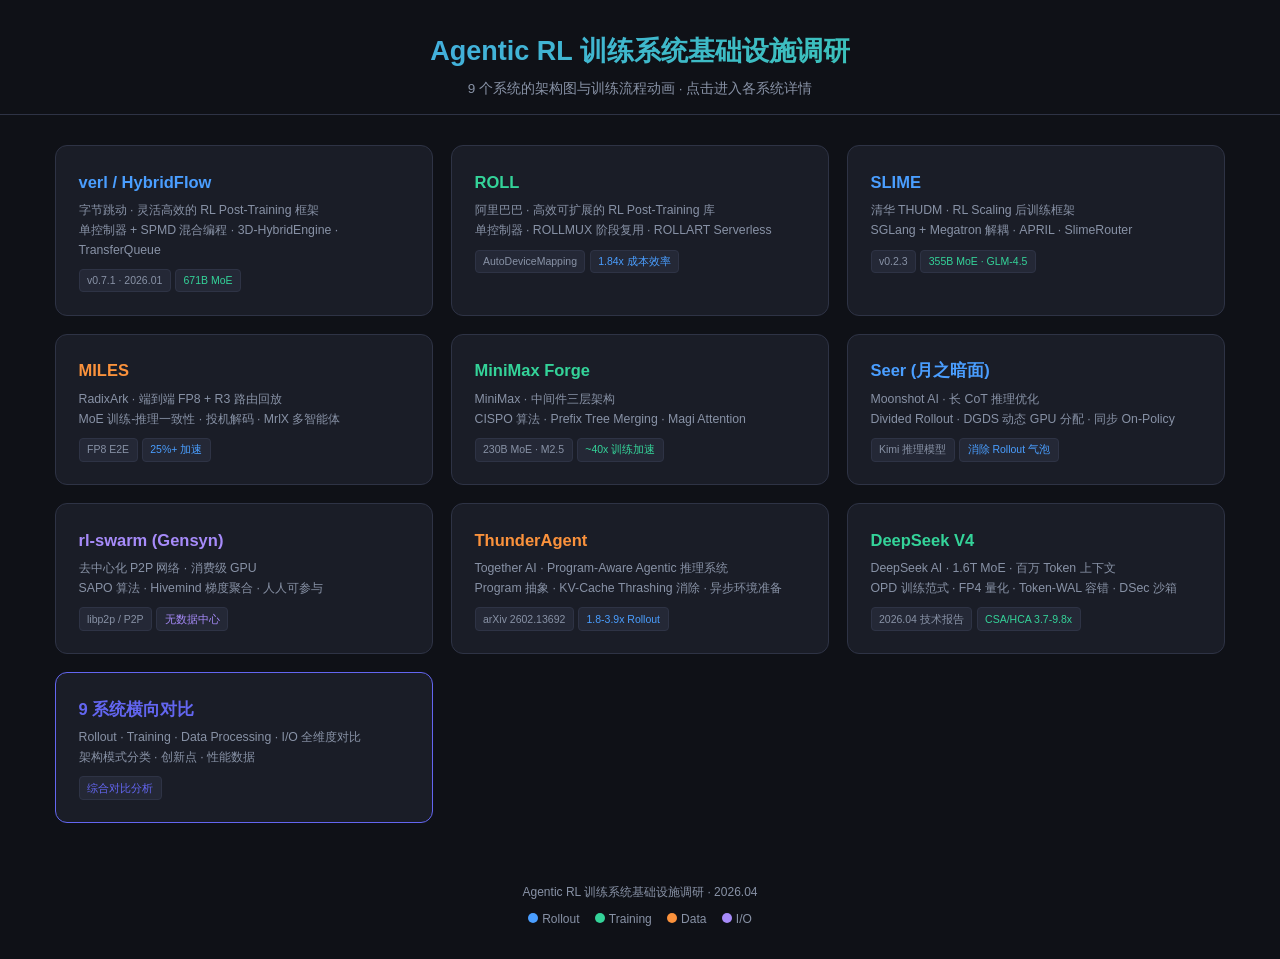
<file: diagrams/index.html>
<!DOCTYPE html>
<html lang="zh-CN">
<head>
<meta charset="UTF-8">
<meta name="viewport" content="width=device-width, initial-scale=1.0">
<title>Agentic RL 训练系统对比 - 导航</title>
<link rel="stylesheet" href="shared.css">
</head>
<body>

<div class="page-header">
  <h1>Agentic RL 训练系统基础设施调研</h1>
  <p class="subtitle">9 个系统的架构图与训练流程动画 · 点击进入各系统详情</p>
</div>

<div class="nav-grid">
  <a href="verl.html" class="nav-card">
    <h2 style="color:var(--rollout)">verl / HybridFlow</h2>
    <p>字节跳动 · 灵活高效的 RL Post-Training 框架</p>
    <p>单控制器 + SPMD 混合编程 · 3D-HybridEngine · TransferQueue</p>
    <span class="tag">v0.7.1 · 2026.01</span>
    <span class="tag" style="color:var(--training)">671B MoE</span>
  </a>

  <a href="roll.html" class="nav-card">
    <h2 style="color:var(--training)">ROLL</h2>
    <p>阿里巴巴 · 高效可扩展的 RL Post-Training 库</p>
    <p>单控制器 · ROLLMUX 阶段复用 · ROLLART Serverless</p>
    <span class="tag">AutoDeviceMapping</span>
    <span class="tag" style="color:var(--rollout)">1.84x 成本效率</span>
  </a>

  <a href="slime.html" class="nav-card">
    <h2 style="color:var(--rollout)">SLIME</h2>
    <p>清华 THUDM · RL Scaling 后训练框架</p>
    <p>SGLang + Megatron 解耦 · APRIL · SlimeRouter</p>
    <span class="tag">v0.2.3</span>
    <span class="tag" style="color:var(--training)">355B MoE · GLM-4.5</span>
  </a>

  <a href="miles.html" class="nav-card">
    <h2 style="color:var(--data)">MILES</h2>
    <p>RadixArk · 端到端 FP8 + R3 路由回放</p>
    <p>MoE 训练-推理一致性 · 投机解码 · MrlX 多智能体</p>
    <span class="tag">FP8 E2E</span>
    <span class="tag" style="color:var(--rollout)">25%+ 加速</span>
  </a>

  <a href="forge.html" class="nav-card">
    <h2 style="color:var(--training)">MiniMax Forge</h2>
    <p>MiniMax · 中间件三层架构</p>
    <p>CISPO 算法 · Prefix Tree Merging · Magi Attention</p>
    <span class="tag">230B MoE · M2.5</span>
    <span class="tag" style="color:var(--training)">~40x 训练加速</span>
  </a>

  <a href="seer.html" class="nav-card">
    <h2 style="color:var(--rollout)">Seer (月之暗面)</h2>
    <p>Moonshot AI · 长 CoT 推理优化</p>
    <p>Divided Rollout · DGDS 动态 GPU 分配 · 同步 On-Policy</p>
    <span class="tag">Kimi 推理模型</span>
    <span class="tag" style="color:var(--rollout)">消除 Rollout 气泡</span>
  </a>

  <a href="rl-swarm.html" class="nav-card">
    <h2 style="color:var(--io)">rl-swarm (Gensyn)</h2>
    <p>去中心化 P2P 网络 · 消费级 GPU</p>
    <p>SAPO 算法 · Hivemind 梯度聚合 · 人人可参与</p>
    <span class="tag">libp2p / P2P</span>
    <span class="tag" style="color:var(--io)">无数据中心</span>
  </a>

  <a href="thunderagent.html" class="nav-card">
    <h2 style="color:var(--data)">ThunderAgent</h2>
    <p>Together AI · Program-Aware Agentic 推理系统</p>
    <p>Program 抽象 · KV-Cache Thrashing 消除 · 异步环境准备</p>
    <span class="tag">arXiv 2602.13692</span>
    <span class="tag" style="color:var(--rollout)">1.8-3.9x Rollout</span>
  </a>

  <a href="deepseek-v4.html" class="nav-card">
    <h2 style="color:var(--training)">DeepSeek V4</h2>
    <p>DeepSeek AI · 1.6T MoE · 百万 Token 上下文</p>
    <p>OPD 训练范式 · FP4 量化 · Token-WAL 容错 · DSec 沙箱</p>
    <span class="tag">2026.04 技术报告</span>
    <span class="tag" style="color:var(--training)">CSA/HCA 3.7-9.8x</span>
  </a>

  <a href="comparison.html" class="nav-card" style="border-color:var(--accent)">
    <h2 style="color:var(--accent)">9 系统横向对比</h2>
    <p>Rollout · Training · Data Processing · I/O 全维度对比</p>
    <p>架构模式分类 · 创新点 · 性能数据</p>
    <span class="tag" style="color:var(--accent)">综合对比分析</span>
  </a>
</div>

<div style="text-align:center; padding:2rem; color:var(--text-muted); font-size:0.8rem;">
  <p>Agentic RL 训练系统基础设施调研 · 2026.04</p>
  <p style="margin-top:0.5rem;">
    <span style="display:inline-block;width:10px;height:10px;border-radius:50%;background:var(--rollout);margin-right:4px"></span>Rollout
    <span style="display:inline-block;width:10px;height:10px;border-radius:50%;background:var(--training);margin:0 4px 0 12px"></span>Training
    <span style="display:inline-block;width:10px;height:10px;border-radius:50%;background:var(--data);margin:0 4px 0 12px"></span>Data
    <span style="display:inline-block;width:10px;height:10px;border-radius:50%;background:var(--io);margin:0 4px 0 12px"></span>I/O
  </p>
</div>

</body>
</html>
</file>
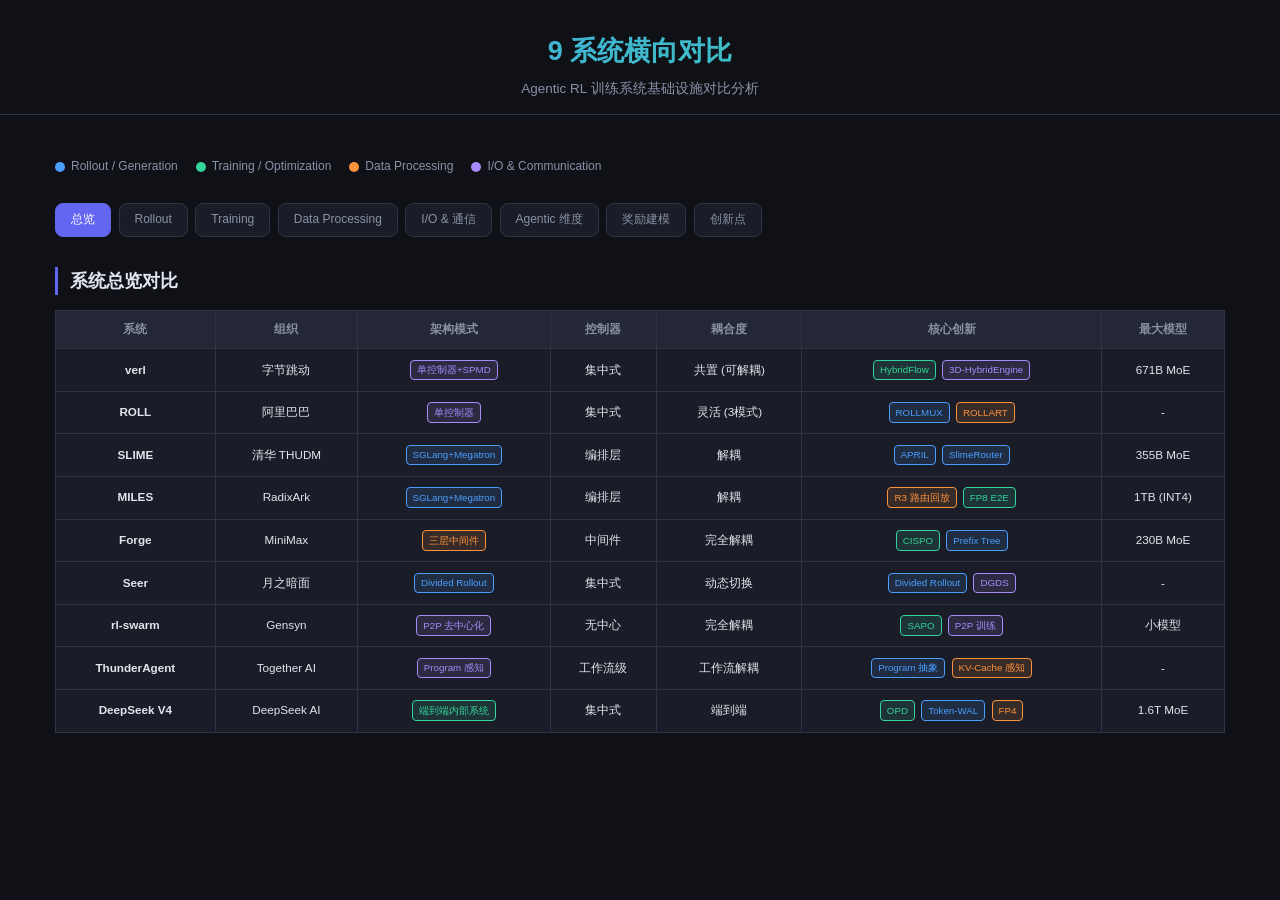
<file: diagrams/comparison.html>
<!DOCTYPE html>
<html lang="zh-CN">
<head>
<meta charset="UTF-8">
<meta name="viewport" content="width=device-width, initial-scale=1.0">
<title>9 系统对比 - Agentic RL 训练系统</title>
<link rel="stylesheet" href="shared.css">
<style>
  .cmp-table { width: 100%; border-collapse: collapse; font-size: 0.78rem; margin: 1rem 0; }
  .cmp-table th, .cmp-table td { padding: 0.6rem 0.5rem; border: 1px solid var(--border); text-align: center; }
  .cmp-table th { background: var(--surface-2); color: var(--text-muted); font-weight: 600; position: sticky; top: 0; }
  .cmp-table td { background: var(--surface); }
  .cmp-table tr:hover td { background: var(--surface-2); }
  .chip { display: inline-block; padding: 0.1rem 0.4rem; border-radius: 4px; font-size: 0.65rem; margin: 0.1rem; }
  .chip.r { background: var(--rollout-bg); color: var(--rollout); border: 1px solid var(--rollout); }
  .chip.t { background: var(--training-bg); color: var(--training); border: 1px solid var(--training); }
  .chip.d { background: var(--data-bg); color: var(--data); border: 1px solid var(--data); }
  .chip.i { background: var(--io-bg); color: var(--io); border: 1px solid var(--io); }
  .highlight-num { font-size: 1rem; font-weight: 700; }
  .section-tabs { display: flex; gap: 0.5rem; margin: 1rem 0; flex-wrap: wrap; }
  .section-tab { padding: 0.4rem 1rem; border-radius: 8px; border: 1px solid var(--border); background: var(--surface);
    color: var(--text-muted); cursor: pointer; font-size: 0.8rem; transition: all 0.2s; }
  .section-tab:hover, .section-tab.active { background: var(--accent); color: white; border-color: var(--accent); }
  .cmp-section { display: none; }
  .cmp-section.active { display: block; }
</style>
</head>
<body>

<div class="page-header">
  <h1>9 系统横向对比</h1>
  <p class="subtitle">Agentic RL 训练系统基础设施对比分析</p>
</div>

<div class="diagram-container">
  <div id="legend"></div>

  <!-- Tab navigation -->
  <div class="section-tabs">
    <div class="section-tab active" data-tab="overview">总览</div>
    <div class="section-tab" data-tab="rollout">Rollout</div>
    <div class="section-tab" data-tab="training">Training</div>
    <div class="section-tab" data-tab="data">Data Processing</div>
    <div class="section-tab" data-tab="io">I/O & 通信</div>
    <div class="section-tab" data-tab="agentic">Agentic 维度</div>
    <div class="section-tab" data-tab="reward">奖励建模</div>
    <div class="section-tab" data-tab="innovation">创新点</div>
  </div>

  <!-- Overview -->
  <div class="cmp-section active" id="tab-overview">
    <h2 class="section-title">系统总览对比</h2>
    <table class="cmp-table">
      <tr>
        <th>系统</th><th>组织</th><th>架构模式</th><th>控制器</th><th>耦合度</th><th>核心创新</th><th>最大模型</th>
      </tr>
      <tr>
        <td><b>verl</b></td><td>字节跳动</td>
        <td><span class="chip i">单控制器+SPMD</span></td>
        <td>集中式</td><td>共置 (可解耦)</td>
        <td><span class="chip t">HybridFlow</span> <span class="chip i">3D-HybridEngine</span></td>
        <td>671B MoE</td>
      </tr>
      <tr>
        <td><b>ROLL</b></td><td>阿里巴巴</td>
        <td><span class="chip i">单控制器</span></td>
        <td>集中式</td><td>灵活 (3模式)</td>
        <td><span class="chip r">ROLLMUX</span> <span class="chip d">ROLLART</span></td>
        <td>-</td>
      </tr>
      <tr>
        <td><b>SLIME</b></td><td>清华 THUDM</td>
        <td><span class="chip r">SGLang+Megatron</span></td>
        <td>编排层</td><td>解耦</td>
        <td><span class="chip r">APRIL</span> <span class="chip r">SlimeRouter</span></td>
        <td>355B MoE</td>
      </tr>
      <tr>
        <td><b>MILES</b></td><td>RadixArk</td>
        <td><span class="chip r">SGLang+Megatron</span></td>
        <td>编排层</td><td>解耦</td>
        <td><span class="chip d">R3 路由回放</span> <span class="chip t">FP8 E2E</span></td>
        <td>1TB (INT4)</td>
      </tr>
      <tr>
        <td><b>Forge</b></td><td>MiniMax</td>
        <td><span class="chip d">三层中间件</span></td>
        <td>中间件</td><td>完全解耦</td>
        <td><span class="chip t">CISPO</span> <span class="chip r">Prefix Tree</span></td>
        <td>230B MoE</td>
      </tr>
      <tr>
        <td><b>Seer</b></td><td>月之暗面</td>
        <td><span class="chip r">Divided Rollout</span></td>
        <td>集中式</td><td>动态切换</td>
        <td><span class="chip r">Divided Rollout</span> <span class="chip i">DGDS</span></td>
        <td>-</td>
      </tr>
      <tr>
        <td><b>rl-swarm</b></td><td>Gensyn</td>
        <td><span class="chip i">P2P 去中心化</span></td>
        <td>无中心</td><td>完全解耦</td>
        <td><span class="chip t">SAPO</span> <span class="chip i">P2P 训练</span></td>
        <td>小模型</td>
      </tr>
      <tr>
        <td><b>ThunderAgent</b></td><td>Together AI</td>
        <td><span class="chip i">Program 感知</span></td>
        <td>工作流级</td><td>工作流解耦</td>
        <td><span class="chip r">Program 抽象</span> <span class="chip d">KV-Cache 感知</span></td>
        <td>-</td>
      </tr>
      <tr>
        <td><b>DeepSeek V4</b></td><td>DeepSeek AI</td>
        <td><span class="chip t">端到端内部系统</span></td>
        <td>集中式</td><td>端到端</td>
        <td><span class="chip t">OPD</span> <span class="chip r">Token-WAL</span> <span class="chip d">FP4</span></td>
        <td>1.6T MoE</td>
      </tr>
    </table>
  </div>

  <!-- Rollout -->
  <div class="cmp-section" id="tab-rollout">
    <h2 class="section-title">Rollout / Generation 对比</h2>
    <table class="cmp-table">
      <tr>
        <th>系统</th><th>推理引擎</th><th>推理模式</th><th>投机解码</th><th>长尾处理</th><th>上下文长度</th>
      </tr>
      <tr>
        <td><b>verl</b></td>
        <td>vLLM / SGLang / TRT-LLM</td>
        <td>Server 模式 (v0.7)</td>
        <td>-</td>
        <td>AgentLoop 多轮</td>
        <td>-</td>
      </tr>
      <tr>
        <td><b>ROLL</b></td>
        <td>vLLM / SGLang</td>
        <td>动态 FP8</td>
        <td>-</td>
        <td>Scheduler 管理</td>
        <td>-</td>
      </tr>
      <tr>
        <td><b>SLIME</b></td>
        <td>SGLang</td>
        <td>HTTP Server</td>
        <td>-</td>
        <td>APRIL 部分 Rollout</td>
        <td>-</td>
      </tr>
      <tr>
        <td><b>MILES</b></td>
        <td>SGLang (FP8)</td>
        <td>HTTP Server</td>
        <td>在线 SFT MTP (25%+)</td>
        <td>APRIL + 过采样</td>
        <td>-</td>
      </tr>
      <tr>
        <td><b>Forge</b></td>
        <td>自研 LLM Engine</td>
        <td>PD 解耦</td>
        <td>MTP 投机解码</td>
        <td>Windowed FIFO</td>
        <td>200K</td>
      </tr>
      <tr>
        <td><b>Seer</b></td>
        <td>自研</td>
        <td>Divided Rollout 分段</td>
        <td>-</td>
        <td>分段消除气泡</td>
        <td>长 CoT</td>
      </tr>
      <tr>
        <td><b>rl-swarm</b></td>
        <td>vLLM / 本地</td>
        <td>本地推理</td>
        <td>-</td>
        <td>-</td>
        <td>-</td>
      </tr>
      <tr>
        <td><b>ThunderAgent</b></td>
        <td>vLLM / SGLang</td>
        <td>Program-Aware</td>
        <td>-</td>
        <td>KV-Cache 感知</td>
        <td>-</td>
      </tr>
      <tr>
        <td><b>DeepSeek V4</b></td>
        <td>自研 (CSA/HCA)</td>
        <td>FP4 + CSA/HCA</td>
        <td>DGDS-style</td>
        <td>Token-WAL 可抢占</td>
        <td>1M Token</td>
      </tr>
  <div class="cmp-section" id="tab-training">
    <h2 class="section-title">Training / Optimization 对比</h2>
    <table class="cmp-table">
      <tr>
        <th>系统</th><th>训练引擎</th><th>并行策略</th><th>算法</th><th>训练模式</th><th>量化</th>
      </tr>
      <tr>
        <td><b>verl</b></td>
        <td>FSDP / Megatron</td>
        <td>5D (DP+TP+PP+CP+EP)</td>
        <td>PPO/GRPO/DAPO/DPO</td>
        <td>同步+异步</td>
        <td>实验性 FP8</td>
      </tr>
      <tr>
        <td><b>ROLL</b></td>
        <td>Megatron / FSDP / DS</td>
        <td>自动选择</td>
        <td>PPO/GRPO/DAPO</td>
        <td>同步+异步(Flash)</td>
        <td>FP8 Rollout</td>
      </tr>
      <tr>
        <td><b>SLIME</b></td>
        <td>Megatron (mbridge)</td>
        <td>TP+PP+DP+CP+EP</td>
        <td>PPO/GRPO</td>
        <td>同步+异步</td>
        <td>-</td>
      </tr>
      <tr>
        <td><b>MILES</b></td>
        <td>Megatron (mbridge)</td>
        <td>TP+PP+DP+EP</td>
        <td>GRPO/PPO/DAPO</td>
        <td>同步+异步</td>
        <td>FP8 E2E / INT4 QAT</td>
      </tr>
      <tr>
        <td><b>Forge</b></td>
        <td>自研 (Magi Attention)</td>
        <td>自研并行</td>
        <td>CISPO</td>
        <td>混合域统一</td>
        <td>-</td>
      </tr>
      <tr>
        <td><b>Seer</b></td>
        <td>自研</td>
        <td>DP+TP</td>
        <td>PPO/GRPO</td>
        <td>严格同步 On-Policy</td>
        <td>-</td>
      </tr>
      <tr>
        <td><b>rl-swarm</b></td>
        <td>trl + Hivemind</td>
        <td>P2P AllReduce</td>
        <td>SAPO (GRPO改进)</td>
        <td>去中心化异步</td>
        <td>-</td>
      </tr>
      <tr>
        <td><b>ThunderAgent</b></td>
        <td>依赖集成框架</td>
        <td>依赖集成框架</td>
        <td>依赖集成框架</td>
        <td>依赖集成框架</td>
        <td>-</td>
      </tr>
      <tr>
        <td><b>DeepSeek V4</b></td>
        <td>自研 (DualPipe)</td>
        <td>5D + DualPipe</td>
        <td>GRPO + OPD</td>
        <td>Specialist→OPD</td>
        <td>FP4 QAT (MXFP4)</td>
      </tr>
  <div class="cmp-section" id="tab-data">
    <h2 class="section-title">Data Processing 对比</h2>
    <table class="cmp-table">
      <tr>
        <th>系统</th><th>数据协议</th><th>缓冲区</th><th>数据分发</th><th>序列优化</th>
      </tr>
      <tr>
        <td><b>verl</b></td>
        <td>DataProto → TensorDict</td>
        <td>TransferQueue</td>
        <td>Dispatch.DP_COMPUTE_PROTO</td>
        <td>零拷贝 · RDMA</td>
      </tr>
      <tr>
        <td><b>ROLL</b></td>
        <td>内部协议</td>
        <td>Resource Pool</td>
        <td>AutoDeviceMapping</td>
        <td>Offload/Reload</td>
      </tr>
      <tr>
        <td><b>SLIME</b></td>
        <td>HTTP 请求/响应</td>
        <td>Data Buffer + Ray Store</td>
        <td>SlimeRouter 负载均衡</td>
        <td>Sequence Packing</td>
      </tr>
      <tr>
        <td><b>MILES</b></td>
        <td>R3 Mask + 张量</td>
        <td>Data Buffer</td>
        <td>路由回放桥</td>
        <td>FP8 精度一致</td>
      </tr>
      <tr>
        <td><b>Forge</b></td>
        <td>OpenAI API</td>
        <td>Data Pool (分布式)</td>
        <td>Gateway Server</td>
        <td>Prefix Tree Merging</td>
      </tr>
      <tr>
        <td><b>Seer</b></td>
        <td>分段序列</td>
        <td>段缓冲</td>
        <td>DGDS 动态分配</td>
        <td>分段拼接重组</td>
      </tr>
      <tr>
        <td><b>rl-swarm</b></td>
        <td>Gossip 消息</td>
        <td>本地存储</td>
        <td>P2P 广播</td>
        <td>-</td>
      </tr>
      <tr>
        <td><b>ThunderAgent</b></td>
        <td>Program 元数据</td>
        <td>Program 状态</td>
        <td>Program-Aware</td>
        <td>KV Cache 保持</td>
      </tr>
      <tr>
        <td><b>DeepSeek V4</b></td>
        <td>metadata/per-token 分离</td>
        <td>共享内存加载器</td>
        <td>教师索引排序</td>
        <td>隐藏状态缓存</td>
      </tr>
  <div class="cmp-section" id="tab-io">
    <h2 class="section-title">I/O & 通信 对比</h2>
    <table class="cmp-table">
      <tr>
        <th>系统</th><th>调度框架</th><th>集合通信</th><th>推理通信</th><th>权重同步</th>
      </tr>
      <tr>
        <td><b>verl</b></td>
        <td>Ray</td>
        <td>NCCL</td>
        <td>gRPC/HTTP</td>
        <td>3D-HybridEngine / NIXL / NCCL</td>
      </tr>
      <tr>
        <td><b>ROLL</b></td>
        <td>Ray</td>
        <td>NCCL</td>
        <td>gRPC/HTTP</td>
        <td>ROLLMUX 挂起/恢复</td>
      </tr>
      <tr>
        <td><b>SLIME</b></td>
        <td>Ray</td>
        <td>NCCL</td>
        <td>HTTP (SGLang)</td>
        <td>UpdateWeight (共置/分布式)</td>
      </tr>
      <tr>
        <td><b>MILES</b></td>
        <td>Ray</td>
        <td>NCCL</td>
        <td>HTTP (SGLang)</td>
        <td>CUDA IPC 零拷贝 (50%↓)</td>
      </tr>
      <tr>
        <td><b>Forge</b></td>
        <td>自研中间件</td>
        <td>自研</td>
        <td>OpenAI API</td>
        <td>L3 KV Cache Pool</td>
      </tr>
      <tr>
        <td><b>Seer</b></td>
        <td>自研</td>
        <td>NCCL</td>
        <td>内部 RPC</td>
        <td>DGDS 动态重分片</td>
      </tr>
      <tr>
        <td><b>rl-swarm</b></td>
        <td>Hivemind</td>
        <td>P2P AllReduce</td>
        <td>libp2p</td>
        <td>Gossip 广播</td>
      </tr>
      <tr>
        <td><b>ThunderAgent</b></td>
        <td>Program-Aware</td>
        <td>依赖后端</td>
        <td>依赖后端</td>
        <td>-</td>
      </tr>
      <tr>
        <td><b>DeepSeek V4</b></td>
        <td>自研</td>
        <td>NCCL</td>
        <td>内部 RPC</td>
        <td>Token-WAL + 3FS</td>
      </tr>
  <div class="cmp-section" id="tab-agentic">
    <h2 class="section-title">Agentic 能力支持度 <span style="font-size:0.7rem;color:var(--text-muted)">(参考 arXiv 2509.02547 分类体系)</span></h2>
    <table class="cmp-table">
      <tr>
        <th>能力</th><th>verl</th><th>ROLL</th><th>SLIME</th><th>MILES</th><th>Forge</th><th>Seer</th><th>rl-swarm</th><th>ThunderAgent</th><th>DSv4</th>
      </tr>
      <tr>
        <td><b>Planning</b></td><td>◐ AgentLoop</td><td>◐ 异步流水线</td><td>○</td><td>○</td><td>● Gateway</td><td>◐ Divided</td><td>◐ GameMgr</td><td>◐ Program</td><td>◐ Interleaved</td>
      </tr>
      <tr>
        <td><b>Tool Use</b></td><td>◐ Server API</td><td>● 环境级异步</td><td>◐ HTTP</td><td>◐ HTTP</td><td><span class="chip t">● 数千工具</span></td><td>◐</td><td>◐ 代码执行</td><td>● Docker</td><td><span class="chip t">● DSec</span></td>
      </tr>
      <tr>
        <td><b>Memory</b></td><td>○</td><td>○</td><td>◐ RadixTrie</td><td>◐ RadixTrie</td><td><span class="chip r">● KV Pool</span></td><td><span class="chip r">● Mooncake</span></td><td>○</td><td>● KV感知</td><td><span class="chip r">● 3FS</span></td>
      </tr>
      <tr>
        <td><b>Reasoning</b></td><td>● GRPO/DAPO</td><td>● GRPO/DAPO</td><td>● GRPO</td><td>● R3+GRPO</td><td>● CISPO</td><td>● DGDS</td><td>◐ SAPO</td><td>依赖后端</td><td>● GRPO+OPD</td>
      </tr>
      <tr>
        <td><b>Self-Improve</b></td><td>◐ 异步</td><td>◐ Flash</td><td>◐ 异步</td><td>◐ 在线SFT</td><td>● 混合域</td><td>○</td><td>◐ Swarm</td><td>○</td><td>● Specialist→OPD</td>
      </tr>
      <tr>
        <td><b>Multi-Agent</b></td><td>○</td><td>○</td><td>○</td><td><span class="chip d">● MrlX</span></td><td>● 多Agent</td><td>○</td><td><span class="chip i">● P2P</span></td><td>● Multi-Prog</td><td>◐ 多教师OPD</td>
      </tr>
    </table>
    <p style="font-size:0.7rem;color:var(--text-muted);margin-top:0.5rem">● 完整支持 | ◐ 部分支持 | ○ 不支持/未明确</p>

    <h2 class="section-title">RL 粒度与 MDP 建模</h2>
    <table class="cmp-table">
      <tr>
        <th>系统</th><th>MDP 类型</th><th>RL 粒度</th><th>多轮支持</th><th>Critic</th>
      </tr>
      <tr><td><b>verl</b></td><td>单步→POMDP演进</td><td>Token/Trajectory</td><td>AgentLoop</td><td>✅ PPO</td></tr>
      <tr><td><b>ROLL</b></td><td>单步→POMDP</td><td>灵活切换</td><td>4种异步模式</td><td>✅</td></tr>
      <tr><td><b>SLIME</b></td><td>单步 MDP</td><td>Token/Trajectory</td><td>有限</td><td>✅ PPO</td></tr>
      <tr><td><b>MILES</b></td><td>单步 MDP</td><td>Token/Trajectory</td><td>MrlX</td><td>❌ GRPO</td></tr>
      <tr><td><b>Forge</b></td><td><span class="chip t">POMDP 原生</span></td><td><span class="chip t">Turn 级</span></td><td>原生多轮</td><td>❌ CISPO</td></tr>
      <tr><td><b>Seer</b></td><td>单步 MDP</td><td>Token/Trajectory</td><td>—</td><td>✅ PPO</td></tr>
      <tr><td><b>rl-swarm</b></td><td>POMDP</td><td>Trajectory</td><td>多轮代码</td><td>❌ SAPO</td></tr>
      <tr><td><b>ThunderAgent</b></td><td>依赖集成</td><td>依赖集成</td><td>Program级多轮</td><td>依赖集成</td></tr>
      <tr><td><b>DeepSeek V4</b></td><td>单步+Agentic</td><td>Token/Trajectory</td><td>Interleaved Thinking</td><td>❌ GRPO</td></tr>
    </table>
  </div>

  <!-- Reward Modeling -->
  <div class="cmp-section" id="tab-reward">
    <h2 class="section-title">奖励建模对比 <span style="font-size:0.7rem;color:var(--text-muted)">(参考 arXiv 2509.02547)</span></h2>
    <table class="cmp-table">
      <tr>
        <th>系统</th><th>奖励类型</th><th>奖励粒度</th><th>RLVR 支持</th><th>Critic 模型</th><th>核心算法</th>
      </tr>
      <tr>
        <td><b>verl</b></td><td>ORM + Rule + Model</td><td>Trajectory</td><td>✅</td><td>✅ PPO Critic</td>
        <td><span class="chip t">PPO/GRPO/DAPO</span></td>
      </tr>
      <tr>
        <td><b>ROLL</b></td><td>ORM + Rule + Model</td><td>Trajectory/Step</td><td>✅</td><td>✅</td>
        <td><span class="chip t">PPO/GRPO/DAPO</span></td>
      </tr>
      <tr>
        <td><b>SLIME</b></td><td>ORM + Rule + Verifier</td><td>Trajectory</td><td>✅</td><td>✅ PPO</td>
        <td><span class="chip t">PPO/GRPO/DAPO</span></td>
      </tr>
      <tr>
        <td><b>MILES</b></td><td>ORM + Rule</td><td>Trajectory</td><td>✅</td><td>❌ 无 Critic</td>
        <td><span class="chip d">GRPO + TIS/MIS</span></td>
      </tr>
      <tr>
        <td><b>Forge</b></td><td>Model + Critique</td><td>Turn 级</td><td>部分</td><td>❌ 无 Critic</td>
        <td><span class="chip t">CISPO</span></td>
      </tr>
      <tr>
        <td><b>Seer</b></td><td>ORM + Rule</td><td>Trajectory</td><td>✅</td><td>✅ PPO</td>
        <td><span class="chip r">PPO/GRPO + DGDS</span></td>
      </tr>
      <tr>
        <td><b>rl-swarm</b></td><td>Model-Based (Evaluator)</td><td>Trajectory</td><td>部分</td><td>❌ 无 Critic</td>
        <td><span class="chip i">SAPO</span></td>
      </tr>
      <tr>
        <td><b>ThunderAgent</b></td><td>依赖集成框架</td><td>依赖集成</td><td>依赖集成</td><td>依赖集成</td>
        <td>依赖集成</td>
      </tr>
      <tr>
        <td><b>DeepSeek V4</b></td><td><span class="chip d">GRM + Rule + Rubric</span></td><td>Trajectory</td><td>✅</td><td>❌ GRPO</td>
        <td><span class="chip t">GRPO + OPD</span></td>
      </tr>

    <h2 class="section-title">RL 算法族谱</h2>
    <div class="info-grid">
      <div class="info-card training">
        <h3>PPO 族 (需要 Critic)</h3>
        <ul>
          <li>PPO-Clip: verl, ROLL, SLIME, Seer</li>
          <li>PPO-KL: verl</li>
          <li>Turn-PPO (Turn级): 前沿研究</li>
        </ul>
      </div>
      <div class="info-card rollout">
        <h3>GRPO 族 (无 Critic)</h3>
        <ul>
          <li>GRPO: verl, ROLL, SLIME, MILES, Seer</li>
          <li>DAPO (解耦Clip): verl, ROLL, SLIME</li>
          <li>GRPO+TIS/MIS: MILES</li>
          <li>GSPO: verl, SLIME</li>
        </ul>
      </div>
      <div class="info-card data">
        <h3>自研变体</h3>
        <ul>
          <li>CISPO (裁剪IS权重): Forge</li>
          <li>SAPO (Swarm采样): rl-swarm</li>
        </ul>
      </div>
      <div class="info-card io">
        <h3>DPO 族 (无 RL 循环)</h3>
        <ul>
          <li>DPO/SimPO/KTO: verl 辅助</li>
          <li>局限: 不适合多步推理和工具使用</li>
        </ul>
      </div>
    </div>

    <p style="font-size:0.8rem;color:var(--text-muted);margin-top:1rem;padding:0.8rem;background:var(--surface);border-radius:8px;border:1px solid var(--border)">
      <b>趋势</b>: GRPO 通过消除 Critic 模型减少约 50% 资源开销。DAPO 进一步解决长 CoT 场景的熵坍塌。
      奖励建模从人类标注 → RLVR (可验证奖励) 演进。模块化堆栈: SFT → DPO 对齐 → GRPO/DAPO 推理。
    </p>
  </div>

  <!-- Innovation -->
  <div class="cmp-section" id="tab-innovation">

    <!-- Agentic Dimensions (from survey) -->
    <h2 class="section-title" style="margin-top:0">RL 粒度与 MDP 建模 <span style="font-size:0.7rem;color:var(--text-muted)">(参考 arXiv 2509.02547)</span></h2>
    <table class="cmp-table">
      <tr>
        <th>系统</th><th>MDP 类型</th><th>RL 粒度</th><th>多轮交互</th><th>环境交互</th><th>Critic 模型</th>
      </tr>
      <tr>
        <td><b>verl</b></td><td>单步→POMDP</td><td>Token/Trajectory</td><td>AgentLoop (v0.7)</td><td>vLLM/SGLang Server</td><td>✅ PPO</td>
      </tr>
      <tr>
        <td><b>ROLL</b></td><td>单步→POMDP</td><td>灵活切换</td><td>4 种异步模式</td><td>环境级异步</td><td>✅</td>
      </tr>
      <tr>
        <td><b>SLIME</b></td><td>单步 MDP</td><td>Token/Trajectory</td><td>有限</td><td>HTTP API</td><td>✅ PPO</td>
      </tr>
      <tr>
        <td><b>MILES</b></td><td>单步 MDP</td><td>Token/Trajectory</td><td>MrlX 多智能体</td><td>HTTP API</td><td>❌ GRPO</td>
      </tr>
      <tr>
        <td><b>Forge</b></td><td><span class="chip t">POMDP 原生</span></td><td><span class="chip t">Turn 级</span></td><td><span class="chip t">原生多轮</span></td><td>Gateway + 环境</td><td>❌ CISPO</td>
      </tr>
      <tr>
        <td><b>Seer</b></td><td>单步 MDP</td><td>Token/Trajectory</td><td>—</td><td>内部 RPC</td><td>✅ PPO</td>
      </tr>
      <tr>
        <td><b>rl-swarm</b></td><td>POMDP</td><td>Trajectory</td><td>多轮代码</td><td>本地沙箱</td><td>❌ SAPO</td>
      </tr>
      <tr>
        <td><b>ThunderAgent</b></td><td>依赖集成</td><td>依赖集成</td><td>Program级多轮</td><td>Program-Aware</td><td>依赖集成</td>
      </tr>
      <tr>
        <td><b>DeepSeek V4</b></td><td>单步+Agentic</td><td>Token/Trajectory</td><td>Interleaved Thinking</td><td>DSec 多基底</td><td>❌ GRPO</td>
      </tr>
    <div class="info-grid">
      <div class="info-card rollout">
        <h3>verl - HybridFlow</h3>
        <ul>
          <li>单控制器+SPMD 混合编程模型</li>
          <li>3D-HybridEngine 权重重分片</li>
          <li>TransferQueue 控制流/数据流解耦</li>
          <li>最大社区和最广泛的后端支持</li>
        </ul>
      </div>
      <div class="info-card training">
        <h3>ROLL - ROLLMUX/ROLLART</h3>
        <ul>
          <li>ROLLMUX 阶段级 GPU 复用 (1.84x)</li>
          <li>ROLLART 无状态组件 Serverless 化</li>
          <li>AutoDeviceMapping 灵活部署</li>
          <li>共置/解耦/Serverless 三模式</li>
        </ul>
      </div>
      <div class="info-card rollout">
        <h3>SLIME - APRIL</h3>
        <ul>
          <li>主动部分 Rollout 长尾管理</li>
          <li>SGLang 原生集成</li>
          <li>SlimeRouter 负载均衡</li>
          <li>唯一验证 355B MoE RL 训练</li>
        </ul>
      </div>
      <div class="info-card data">
        <h3>MILES - R3/FP8</h3>
        <ul>
          <li>R3 路由回放解决 MoE 不一致</li>
          <li>首个端到端 FP8 框架</li>
          <li>在线 SFT 投机解码 (25%+)</li>
          <li>INT4 QAT: 1TB 单机推理</li>
        </ul>
      </div>
      <div class="info-card training">
        <h3>Forge - CISPO/Prefix Tree</h3>
        <ul>
          <li>CISPO: 全 Token 梯度 (2x DAPO)</li>
          <li>Prefix Tree Merging (~40x 加速)</li>
          <li>三层中间件完全解耦</li>
          <li>数百种 Agent 脚手架统一</li>
        </ul>
      </div>
      <div class="info-card rollout">
        <h3>Seer - Divided Rollout</h3>
        <ul>
          <li>分段 Rollout 消除长 CoT 气泡</li>
          <li>DGDS 动态 GPU 分配</li>
          <li>Rollout/Training 交叉执行</li>
          <li>严格同步 On-Policy 保证</li>
        </ul>
      </div>
      <div class="info-card io">
        <h3>rl-swarm - P2P 去中心化</h3>
        <ul>
          <li>SAPO 去中心化 GRPO</li>
          <li>消费级 GPU 人人可参与</li>
          <li>Hivemind P2P 梯度聚合</li>
          <li>无数据中心依赖</li>
        </ul>
      </div>
      <div class="info-card data">
        <h3>ThunderAgent - Program 感知</h3>
        <ul>
          <li>Program 抽象: 工作流级调度</li>
          <li>KV-Cache 感知: 消除 Thrashing (7.1x)</li>
          <li>异步环境准备</li>
          <li>与 Slime/SkyRL 集成</li>
        </ul>
      </div>
      <div class="info-card training">
        <h3>DeepSeek V4 - OPD/FP4/WAL</h3>
        <ul>
          <li>OPD 替代混合 RL (10+ 教师蒸馏)</li>
          <li>GRM: Actor 同时作为奖励模型</li>
          <li>FP4 量化 (MXFP4→FP8 无损)</li>
          <li>Token-WAL 容错 + DSec 沙箱</li>
        </ul>
      </div>
    </div>
  </div>

  <!-- Architecture Spectrum -->
  <h2 class="section-title">架构模式光谱</h2>
  <svg class="svg-canvas" viewBox="0 0 1200 200">
    <rect width="1200" height="200" fill="#0f1117"/>

    <!-- Spectrum line -->
    <line x1="60" y1="100" x2="1140" y2="100" stroke="var(--border)" stroke-width="2"/>
    <text x="60" y="85" class="comp-sublabel" fill="var(--training)">集中式</text>
    <text x="1110" y="85" class="comp-sublabel" fill="var(--io)">去中心化</text>

    <!-- System dots -->
    <circle cx="120" cy="100" r="18" fill="var(--training-bg)" stroke="var(--training)" stroke-width="1.5"/>
    <text x="120" y="105" style="font-size:8px;font-weight:600" fill="var(--training)" text-anchor="middle" dominant-baseline="central">verl</text>
    <text x="120" y="140" class="comp-sublabel">单控制器</text>
    <text x="120" y="155" class="comp-sublabel">共置</text>

    <circle cx="240" cy="100" r="18" fill="var(--training-bg)" stroke="var(--training)" stroke-width="1.5"/>
    <text x="240" y="105" style="font-size:8px;font-weight:600" fill="var(--training)" text-anchor="middle" dominant-baseline="central">Seer</text>
    <text x="240" y="140" class="comp-sublabel">集中式</text>
    <text x="240" y="155" class="comp-sublabel">动态切换</text>

    <circle cx="360" cy="100" r="18" fill="var(--training-bg)" stroke="var(--training)" stroke-width="1.5"/>
    <text x="360" y="105" style="font-size:7px;font-weight:600" fill="var(--training)" text-anchor="middle" dominant-baseline="central">DSv4</text>
    <text x="360" y="140" class="comp-sublabel">内部系统</text>
    <text x="360" y="155" class="comp-sublabel">端到端</text>

    <circle cx="480" cy="100" r="18" fill="var(--data-bg)" stroke="var(--data)" stroke-width="1.5"/>
    <text x="480" y="105" style="font-size:8px;font-weight:600" fill="var(--data)" text-anchor="middle" dominant-baseline="central">ROLL</text>
    <text x="480" y="140" class="comp-sublabel">灵活模式</text>
    <text x="480" y="155" class="comp-sublabel">3种部署</text>

    <circle cx="600" cy="100" r="18" fill="var(--rollout-bg)" stroke="var(--rollout)" stroke-width="1.5"/>
    <text x="600" y="105" style="font-size:8px;font-weight:600" fill="var(--rollout)" text-anchor="middle" dominant-baseline="central">SLIME</text>
    <text x="600" y="140" class="comp-sublabel">编排层</text>
    <text x="600" y="155" class="comp-sublabel">解耦</text>

    <circle cx="720" cy="100" r="18" fill="var(--rollout-bg)" stroke="var(--rollout)" stroke-width="1.5"/>
    <text x="720" y="105" style="font-size:7px;font-weight:600" fill="var(--rollout)" text-anchor="middle" dominant-baseline="central">MILES</text>
    <text x="720" y="140" class="comp-sublabel">编排层</text>
    <text x="720" y="155" class="comp-sublabel">模块化</text>

    <circle cx="840" cy="100" r="18" fill="var(--data-bg)" stroke="var(--data)" stroke-width="1.5"/>
    <text x="840" y="105" style="font-size:7px;font-weight:600" fill="var(--data)" text-anchor="middle" dominant-baseline="central">Forge</text>
    <text x="840" y="140" class="comp-sublabel">中间件</text>
    <text x="840" y="155" class="comp-sublabel">完全解耦</text>

    <circle cx="960" cy="100" r="18" fill="var(--io-bg)" stroke="var(--io)" stroke-width="1.5"/>
    <text x="960" y="105" style="font-size:6px;font-weight:600" fill="var(--io)" text-anchor="middle" dominant-baseline="central">Thunder</text>
    <text x="960" y="140" class="comp-sublabel">Program</text>
    <text x="960" y="155" class="comp-sublabel">工作流级</text>

    <circle cx="1080" cy="100" r="18" fill="var(--io-bg)" stroke="var(--io)" stroke-width="1.5"/>
    <text x="1080" y="105" style="font-size:7px;font-weight:600" fill="var(--io)" text-anchor="middle" dominant-baseline="central">swarm</text>
    <text x="1080" y="140" class="comp-sublabel">P2P</text>
    <text x="1080" y="155" class="comp-sublabel">去中心化</text>
  </svg>
</div>

<script src="shared.js"></script>
<script>
document.addEventListener('DOMContentLoaded', () => {
  document.querySelectorAll('svg').forEach(svg => injectArrowMarkers(svg));
  buildLegend(document.getElementById('legend'));

  // Tab switching
  document.querySelectorAll('.section-tab').forEach(tab => {
    tab.addEventListener('click', () => {
      document.querySelectorAll('.section-tab').forEach(t => t.classList.remove('active'));
      document.querySelectorAll('.cmp-section').forEach(s => s.classList.remove('active'));
      tab.classList.add('active');
      document.getElementById('tab-' + tab.dataset.tab).classList.add('active');
    });
  });
});
</script>
</body>
</html>
</file>
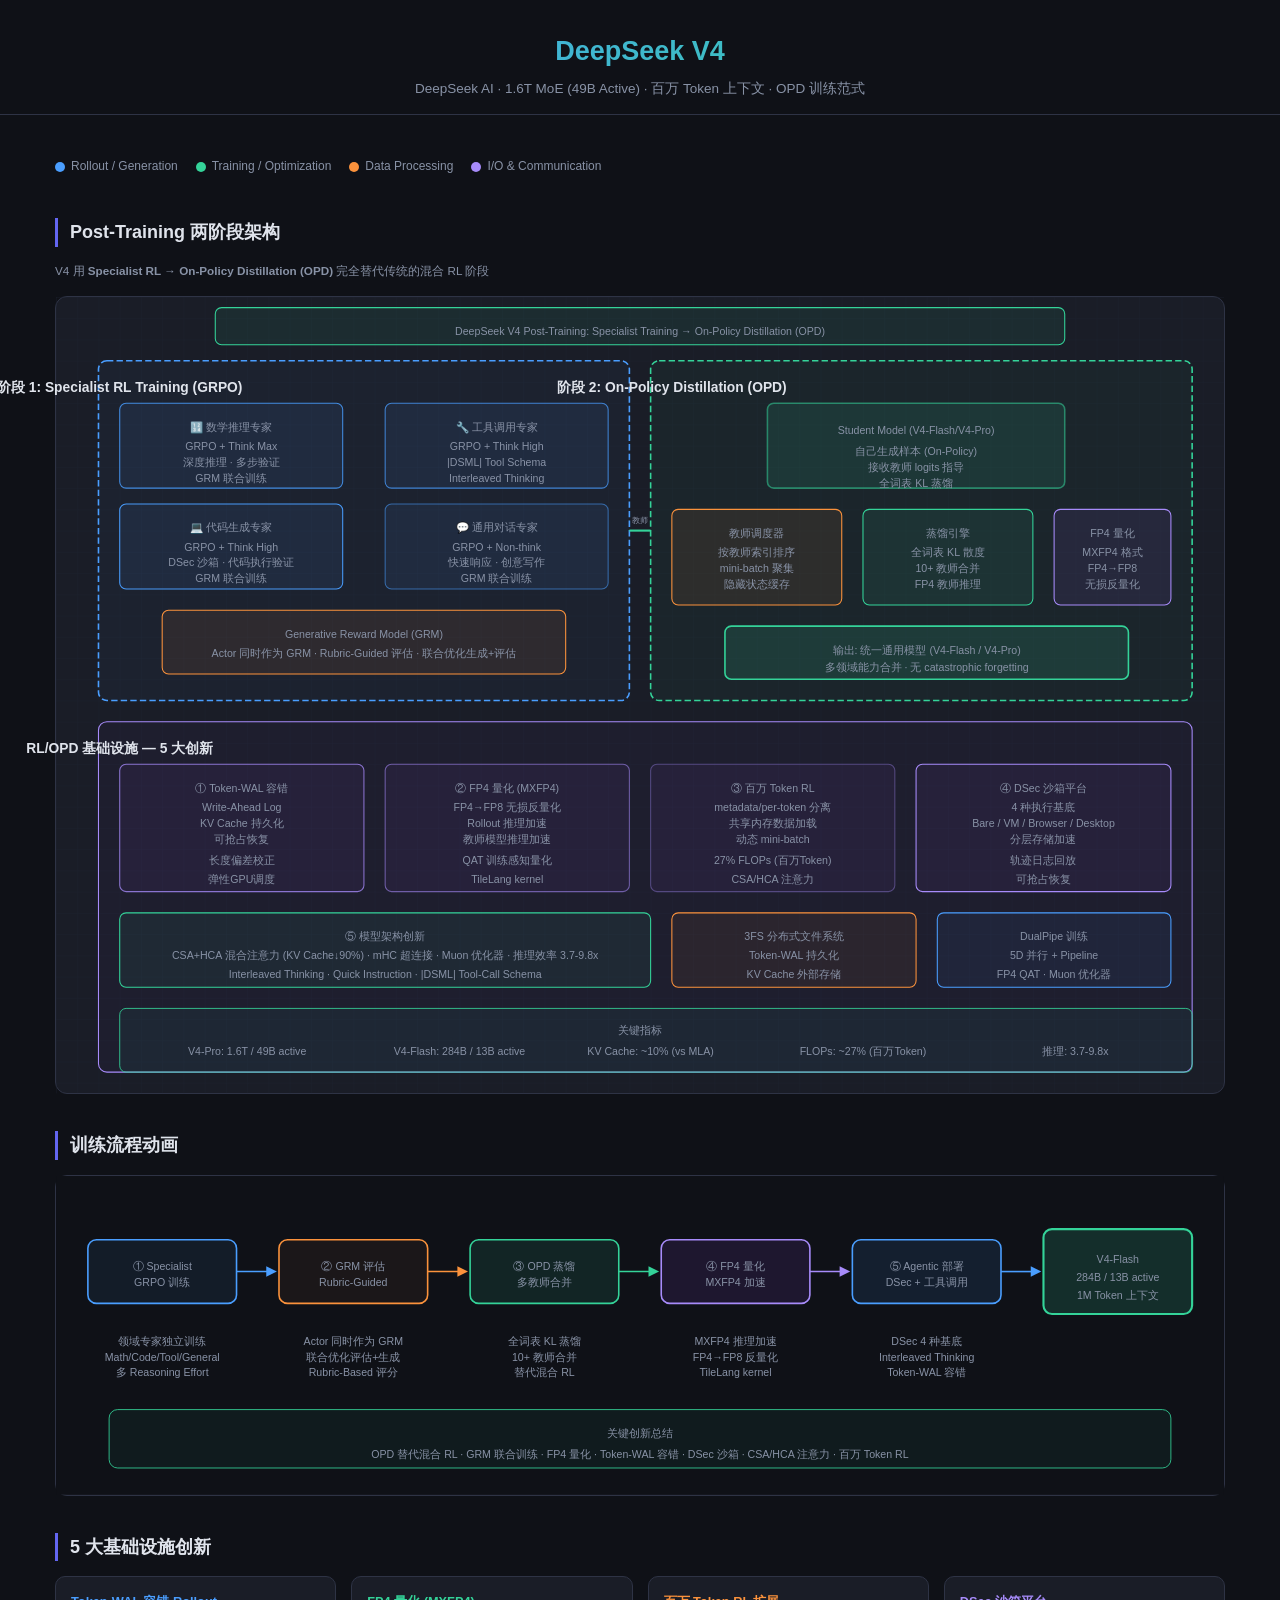
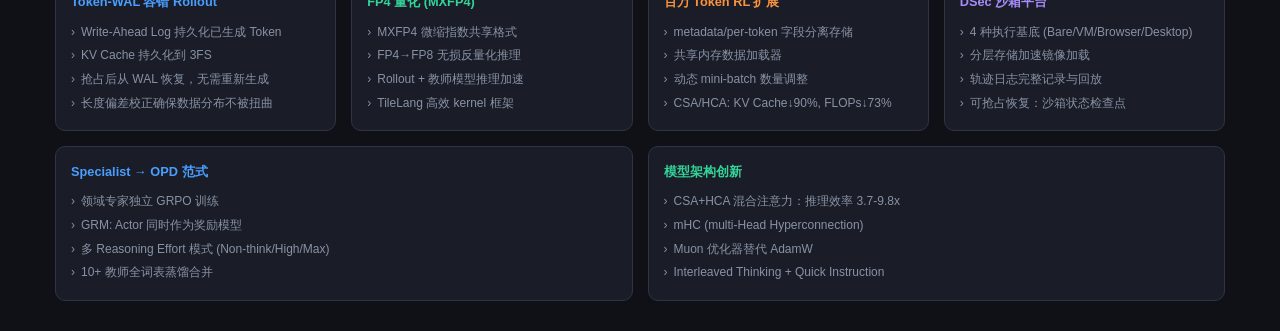
<file: diagrams/deepseek-v4.html>
<!DOCTYPE html>
<html lang="zh-CN">
<head>
<meta charset="UTF-8">
<meta name="viewport" content="width=device-width, initial-scale=1.0">
<title>DeepSeek V4 - 架构与训练流程</title>
<link rel="stylesheet" href="shared.css">
<style>
  .phase-indicator { font-size: 0.7rem; padding: 0.2rem 0.6rem; border-radius: 12px; font-weight: 600; }
  .phase-1 { background: rgba(74,158,255,.15); color: var(--rollout); border: 1px solid var(--rollout); }
  .phase-2 { background: rgba(52,211,153,.15); color: var(--training); border: 1px solid var(--training); }
  .innovation-card { background: var(--surface); border: 1px solid var(--border); border-radius: 8px;
    padding: 1rem; margin: 0.5rem 0; }
  .innovation-card h4 { margin: 0 0 0.5rem 0; font-size: 0.85rem; }
  .innovation-card p { font-size: 0.75rem; color: var(--text-muted); margin: 0; }
  .metric-highlight { font-size: 1.2rem; font-weight: 700; }
</style>
</head>
<body>

<div class="page-header">
  <h1>DeepSeek V4</h1>
  <p class="subtitle">DeepSeek AI &middot; 1.6T MoE (49B Active) &middot; 百万 Token 上下文 &middot; OPD 训练范式</p>
</div>

<div class="diagram-container">
  <div id="legend"></div>

  <h2 class="section-title">Post-Training 两阶段架构</h2>
  <p style="font-size:0.78rem;color:var(--text-muted);margin-bottom:1rem">
    V4 用 <b>Specialist RL → On-Policy Distillation (OPD)</b> 完全替代传统的混合 RL 阶段
  </p>

  <svg id="arch-svg" class="svg-canvas" viewBox="0 0 1100 750">
    <defs>
      <pattern id="grid" width="20" height="20" patternUnits="userSpaceOnUse">
        <path d="M 20 0 L 0 0 0 20" fill="none" stroke="#1e2233" stroke-width="0.5"/>
      </pattern>
    </defs>
    <rect width="1100" height="750" fill="url(#grid)"/>

    <!-- Title -->
    <rect x="150" y="10" width="800" height="35" rx="6" fill="rgba(52,211,153,.08)" stroke="var(--training)" stroke-width="1"/>
    <text x="550" y="32" class="comp-sublabel" fill="var(--training)">DeepSeek V4 Post-Training: Specialist Training → On-Policy Distillation (OPD)</text>

    <!-- ===== PHASE 1: Specialist RL Training ===== -->
    <g id="phase1">
      <rect x="40" y="60" width="500" height="320" rx="8" fill="rgba(74,158,255,.04)" stroke="var(--rollout)" stroke-width="1.5" stroke-dasharray="6,3"/>
      <text x="60" y="85" class="comp-label" fill="var(--rollout)">阶段 1: Specialist RL Training (GRPO)</text>

      <!-- Math Specialist -->
      <rect id="spec-math" x="60" y="100" width="210" height="80" rx="6" fill="rgba(74,158,255,.08)" stroke="var(--rollout)" stroke-width="1">
        <animate attributeName="stroke-opacity" values="0.4;1;0.4" dur="3s" repeatCount="indefinite"/>
      </rect>
      <text x="165" y="122" class="comp-sublabel" fill="var(--rollout)">🔢 数学推理专家</text>
      <text x="165" y="140" class="comp-sublabel">GRPO + Think Max</text>
      <text x="165" y="155" class="comp-sublabel">深度推理 · 多步验证</text>
      <text x="165" y="170" class="comp-sublabel" fill="var(--io)">GRM 联合训练</text>

      <!-- Code Specialist -->
      <rect id="spec-code" x="60" y="195" width="210" height="80" rx="6" fill="rgba(74,158,255,.08)" stroke="var(--rollout)" stroke-width="1">
        <animate attributeName="stroke-opacity" values="0.4;1;0.4" dur="3s" begin="0.5s" repeatCount="indefinite"/>
      </rect>
      <text x="165" y="217" class="comp-sublabel" fill="var(--rollout)">💻 代码生成专家</text>
      <text x="165" y="235" class="comp-sublabel">GRPO + Think High</text>
      <text x="165" y="250" class="comp-sublabel">DSec 沙箱 · 代码执行验证</text>
      <text x="165" y="265" class="comp-sublabel" fill="var(--io)">GRM 联合训练</text>

      <!-- Tool Specialist -->
      <rect id="spec-tool" x="310" y="100" width="210" height="80" rx="6" fill="rgba(74,158,255,.08)" stroke="var(--rollout)" stroke-width="1">
        <animate attributeName="stroke-opacity" values="0.4;1;0.4" dur="3s" begin="1s" repeatCount="indefinite"/>
      </rect>
      <text x="415" y="122" class="comp-sublabel" fill="var(--rollout)">🔧 工具调用专家</text>
      <text x="415" y="140" class="comp-sublabel">GRPO + Think High</text>
      <text x="415" y="155" class="comp-sublabel">|DSML| Tool Schema</text>
      <text x="415" y="170" class="comp-sublabel" fill="var(--io)">Interleaved Thinking</text>

      <!-- General Specialist -->
      <rect id="spec-gen" x="310" y="195" width="210" height="80" rx="6" fill="rgba(74,158,255,.08)" stroke="var(--rollout)" stroke-width="1">
        <animate attributeName="stroke-opacity" values="0.4;1;0.4" dur="3s" begin="1.5s" repeatCount="indefinite"/>
      </rect>
      <text x="415" y="217" class="comp-sublabel" fill="var(--rollout)">💬 通用对话专家</text>
      <text x="415" y="235" class="comp-sublabel">GRPO + Non-think</text>
      <text x="415" y="250" class="comp-sublabel">快速响应 · 创意写作</text>
      <text x="415" y="265" class="comp-sublabel" fill="var(--io)">GRM 联合训练</text>

      <!-- GRM Box -->
      <rect x="100" y="295" width="380" height="60" rx="6" fill="rgba(251,146,60,.08)" stroke="var(--data)" stroke-width="1"/>
      <text x="290" y="317" class="comp-sublabel" fill="var(--data)">Generative Reward Model (GRM)</text>
      <text x="290" y="335" class="comp-sublabel">Actor 同时作为 GRM · Rubric-Guided 评估 · 联合优化生成+评估</text>
    </g>

    <!-- ===== PHASE 2: On-Policy Distillation ===== -->
    <g id="phase2">
      <rect x="560" y="60" width="510" height="320" rx="8" fill="rgba(52,211,153,.04)" stroke="var(--training)" stroke-width="1.5" stroke-dasharray="6,3"/>
      <text x="580" y="85" class="comp-label" fill="var(--training)">阶段 2: On-Policy Distillation (OPD)</text>

      <!-- Student -->
      <rect id="student" x="670" y="100" width="280" height="80" rx="6" fill="rgba(52,211,153,.1)" stroke="var(--training)" stroke-width="1.5">
        <animate attributeName="stroke-opacity" values="0.5;1;0.5" dur="2s" repeatCount="indefinite"/>
      </rect>
      <text x="810" y="125" class="comp-sublabel" fill="var(--training)">Student Model (V4-Flash/V4-Pro)</text>
      <text x="810" y="145" class="comp-sublabel">自己生成样本 (On-Policy)</text>
      <text x="810" y="160" class="comp-sublabel">接收教师 logits 指导</text>
      <text x="810" y="175" class="comp-sublabel" fill="var(--io)">全词表 KL 蒸馏</text>

      <!-- Teacher Cache -->
      <rect x="580" y="200" width="160" height="90" rx="6" fill="rgba(251,146,60,.08)" stroke="var(--data)" stroke-width="1"/>
      <text x="660" y="222" class="comp-sublabel" fill="var(--data)">教师调度器</text>
      <text x="660" y="240" class="comp-sublabel">按教师索引排序</text>
      <text x="660" y="255" class="comp-sublabel">mini-batch 聚集</text>
      <text x="660" y="270" class="comp-sublabel" fill="var(--io)">隐藏状态缓存</text>

      <!-- Distillation -->
      <rect x="760" y="200" width="160" height="90" rx="6" fill="rgba(52,211,153,.08)" stroke="var(--training)" stroke-width="1"/>
      <text x="840" y="222" class="comp-sublabel" fill="var(--training)">蒸馏引擎</text>
      <text x="840" y="240" class="comp-sublabel">全词表 KL 散度</text>
      <text x="840" y="255" class="comp-sublabel">10+ 教师合并</text>
      <text x="840" y="270" class="comp-sublabel" fill="var(--io)">FP4 教师推理</text>

      <!-- FP4 -->
      <rect x="940" y="200" width="110" height="90" rx="6" fill="rgba(168,85,247,.08)" stroke="var(--io)" stroke-width="1"/>
      <text x="995" y="222" class="comp-sublabel" fill="var(--io)">FP4 量化</text>
      <text x="995" y="240" class="comp-sublabel">MXFP4 格式</text>
      <text x="995" y="255" class="comp-sublabel">FP4→FP8</text>
      <text x="995" y="270" class="comp-sublabel">无损反量化</text>

      <!-- Result -->
      <rect x="630" y="310" width="380" height="50" rx="6" fill="rgba(52,211,153,.12)" stroke="var(--training)" stroke-width="1.5"/>
      <text x="820" y="332" class="comp-sublabel" fill="var(--training)">输出: 统一通用模型 (V4-Flash / V4-Pro)</text>
      <text x="820" y="348" class="comp-sublabel">多领域能力合并 · 无 catastrophic forgetting</text>
    </g>

    <!-- Arrow from Phase 1 to Phase 2 -->
    <g>
      <line x1="540" y1="220" x2="560" y2="220" stroke="var(--training)" stroke-width="2" marker-end="url(#arr)">
        <animate attributeName="stroke-dashoffset" from="20" to="0" dur="1s" repeatCount="indefinite"/>
      </line>
      <text x="550" y="210" class="comp-sublabel" fill="var(--training)" text-anchor="middle" style="font-size:8px">教师</text>
    </g>

    <!-- ===== Infrastructure Layer ===== -->
    <rect x="40" y="400" width="1030" height="330" rx="8" fill="rgba(168,85,247,.03)" stroke="var(--io)" stroke-width="1"/>
    <text x="60" y="425" class="comp-label" fill="var(--io)">RL/OPD 基础设施 — 5 大创新</text>

    <!-- Innovation 1: Token-WAL -->
    <rect id="innov-wal" x="60" y="440" width="230" height="120" rx="6" fill="rgba(168,85,247,.06)" stroke="var(--io)" stroke-width="1">
      <animate attributeName="stroke-opacity" values="0.3;0.8;0.3" dur="4s" repeatCount="indefinite"/>
    </rect>
    <text x="175" y="462" class="comp-sublabel" fill="var(--io)">① Token-WAL 容错</text>
    <text x="175" y="480" class="comp-sublabel">Write-Ahead Log</text>
    <text x="175" y="495" class="comp-sublabel">KV Cache 持久化</text>
    <text x="175" y="510" class="comp-sublabel">可抢占恢复</text>
    <text x="175" y="530" class="comp-sublabel" fill="var(--data)">长度偏差校正</text>
    <text x="175" y="548" class="comp-sublabel" fill="var(--rollout)">弹性GPU调度</text>

    <!-- Innovation 2: FP4 -->
    <rect id="innov-fp4" x="310" y="440" width="230" height="120" rx="6" fill="rgba(168,85,247,.06)" stroke="var(--io)" stroke-width="1">
      <animate attributeName="stroke-opacity" values="0.3;0.8;0.3" dur="4s" begin="0.8s" repeatCount="indefinite"/>
    </rect>
    <text x="425" y="462" class="comp-sublabel" fill="var(--io)">② FP4 量化 (MXFP4)</text>
    <text x="425" y="480" class="comp-sublabel">FP4→FP8 无损反量化</text>
    <text x="425" y="495" class="comp-sublabel">Rollout 推理加速</text>
    <text x="425" y="510" class="comp-sublabel">教师模型推理加速</text>
    <text x="425" y="530" class="comp-sublabel" fill="var(--data)">QAT 训练感知量化</text>
    <text x="425" y="548" class="comp-sublabel" fill="var(--rollout)">TileLang kernel</text>

    <!-- Innovation 3: Million Token -->
    <rect id="innov-1m" x="560" y="440" width="230" height="120" rx="6" fill="rgba(168,85,247,.06)" stroke="var(--io)" stroke-width="1">
      <animate attributeName="stroke-opacity" values="0.3;0.8;0.3" dur="4s" begin="1.6s" repeatCount="indefinite"/>
    </rect>
    <text x="675" y="462" class="comp-sublabel" fill="var(--io)">③ 百万 Token RL</text>
    <text x="675" y="480" class="comp-sublabel">metadata/per-token 分离</text>
    <text x="675" y="495" class="comp-sublabel">共享内存数据加载</text>
    <text x="675" y="510" class="comp-sublabel">动态 mini-batch</text>
    <text x="675" y="530" class="comp-sublabel" fill="var(--data)">27% FLOPs (百万Token)</text>
    <text x="675" y="548" class="comp-sublabel" fill="var(--rollout)">CSA/HCA 注意力</text>

    <!-- Innovation 4: DSec -->
    <rect id="innov-dsec" x="810" y="440" width="240" height="120" rx="6" fill="rgba(168,85,247,.06)" stroke="var(--io)" stroke-width="1">
      <animate attributeName="stroke-opacity" values="0.3;0.8;0.3" dur="4s" begin="2.4s" repeatCount="indefinite"/>
    </rect>
    <text x="930" y="462" class="comp-sublabel" fill="var(--io)">④ DSec 沙箱平台</text>
    <text x="930" y="480" class="comp-sublabel">4 种执行基底</text>
    <text x="930" y="495" class="comp-sublabel">Bare / VM / Browser / Desktop</text>
    <text x="930" y="510" class="comp-sublabel">分层存储加速</text>
    <text x="930" y="530" class="comp-sublabel" fill="var(--data)">轨迹日志回放</text>
    <text x="930" y="548" class="comp-sublabel" fill="var(--rollout)">可抢占恢复</text>

    <!-- Innovation 5: Architecture -->
    <rect id="innov-arch" x="60" y="580" width="500" height="70" rx="6" fill="rgba(52,211,153,.06)" stroke="var(--training)" stroke-width="1"/>
    <text x="310" y="602" class="comp-sublabel" fill="var(--training)">⑤ 模型架构创新</text>
    <text x="310" y="620" class="comp-sublabel">CSA+HCA 混合注意力 (KV Cache↓90%) · mHC 超连接 · Muon 优化器 · 推理效率 3.7-9.8x</text>
    <text x="310" y="638" class="comp-sublabel" fill="var(--data)">Interleaved Thinking · Quick Instruction · |DSML| Tool-Call Schema</text>

    <!-- 3FS -->
    <rect x="580" y="580" width="230" height="70" rx="6" fill="rgba(251,146,60,.06)" stroke="var(--data)" stroke-width="1"/>
    <text x="695" y="602" class="comp-sublabel" fill="var(--data)">3FS 分布式文件系统</text>
    <text x="695" y="620" class="comp-sublabel">Token-WAL 持久化</text>
    <text x="695" y="638" class="comp-sublabel">KV Cache 外部存储</text>

    <!-- DualPipe -->
    <rect x="830" y="580" width="220" height="70" rx="6" fill="rgba(74,158,255,.06)" stroke="var(--rollout)" stroke-width="1"/>
    <text x="940" y="602" class="comp-sublabel" fill="var(--rollout)">DualPipe 训练</text>
    <text x="940" y="620" class="comp-sublabel">5D 并行 + Pipeline</text>
    <text x="940" y="638" class="comp-sublabel">FP4 QAT · Muon 优化器</text>

    <!-- Metrics -->
    <rect x="60" y="670" width="1010" height="60" rx="6" fill="rgba(52,211,153,.05)" stroke="var(--training)" stroke-width="0.8"/>
    <text x="550" y="690" class="comp-sublabel" fill="var(--training)">关键指标</text>
    <text x="180" y="710" class="comp-sublabel">V4-Pro: 1.6T / 49B active</text>
    <text x="380" y="710" class="comp-sublabel">V4-Flash: 284B / 13B active</text>
    <text x="560" y="710" class="comp-sublabel" fill="var(--rollout)">KV Cache: ~10% (vs MLA)</text>
    <text x="760" y="710" class="comp-sublabel" fill="var(--data)">FLOPs: ~27% (百万Token)</text>
    <text x="960" y="710" class="comp-sublabel" fill="var(--io)">推理: 3.7-9.8x</text>
  </svg>

  <!-- Training Flow Animation -->
  <h2 class="section-title">训练流程动画</h2>
  <svg id="flow-svg" class="svg-canvas" viewBox="0 0 1100 300">
    <rect width="1100" height="300" fill="#0f1117"/>

    <!-- Flow steps -->
    <g>
      <!-- Step 1 -->
      <rect x="30" y="60" width="140" height="60" rx="8" fill="rgba(74,158,255,.1)" stroke="var(--rollout)" stroke-width="1.5" id="flow-1">
        <animate attributeName="fill-opacity" values="0.3;1;0.3" dur="6s" begin="0s" repeatCount="indefinite"/>
      </rect>
      <text x="100" y="85" class="comp-sublabel" fill="var(--rollout)">① Specialist</text>
      <text x="100" y="100" class="comp-sublabel">GRPO 训练</text>

      <!-- Arrow -->
      <line x1="170" y1="90" x2="200" y2="90" stroke="var(--rollout)" stroke-width="1.5"/>
      <polygon points="198,85 208,90 198,95" fill="var(--rollout)"/>

      <!-- Step 2 -->
      <rect x="210" y="60" width="140" height="60" rx="8" fill="rgba(251,146,60,.1)" stroke="var(--data)" stroke-width="1.5" id="flow-2">
        <animate attributeName="fill-opacity" values="0.3;1;0.3" dur="6s" begin="1s" repeatCount="indefinite"/>
      </rect>
      <text x="280" y="85" class="comp-sublabel" fill="var(--data)">② GRM 评估</text>
      <text x="280" y="100" class="comp-sublabel">Rubric-Guided</text>

      <!-- Arrow -->
      <line x1="350" y1="90" x2="380" y2="90" stroke="var(--data)" stroke-width="1.5"/>
      <polygon points="378,85 388,90 378,95" fill="var(--data)"/>

      <!-- Step 3 -->
      <rect x="390" y="60" width="140" height="60" rx="8" fill="rgba(52,211,153,.1)" stroke="var(--training)" stroke-width="1.5" id="flow-3">
        <animate attributeName="fill-opacity" values="0.3;1;0.3" dur="6s" begin="2s" repeatCount="indefinite"/>
      </rect>
      <text x="460" y="85" class="comp-sublabel" fill="var(--training)">③ OPD 蒸馏</text>
      <text x="460" y="100" class="comp-sublabel">多教师合并</text>

      <!-- Arrow -->
      <line x1="530" y1="90" x2="560" y2="90" stroke="var(--training)" stroke-width="1.5"/>
      <polygon points="558,85 568,90 558,95" fill="var(--training)"/>

      <!-- Step 4 -->
      <rect x="570" y="60" width="140" height="60" rx="8" fill="rgba(168,85,247,.1)" stroke="var(--io)" stroke-width="1.5" id="flow-4">
        <animate attributeName="fill-opacity" values="0.3;1;0.3" dur="6s" begin="3s" repeatCount="indefinite"/>
      </rect>
      <text x="640" y="85" class="comp-sublabel" fill="var(--io)">④ FP4 量化</text>
      <text x="640" y="100" class="comp-sublabel">MXFP4 加速</text>

      <!-- Arrow -->
      <line x1="710" y1="90" x2="740" y2="90" stroke="var(--io)" stroke-width="1.5"/>
      <polygon points="738,85 748,90 738,95" fill="var(--io)"/>

      <!-- Step 5 -->
      <rect x="750" y="60" width="140" height="60" rx="8" fill="rgba(74,158,255,.1)" stroke="var(--rollout)" stroke-width="1.5" id="flow-5">
        <animate attributeName="fill-opacity" values="0.3;1;0.3" dur="6s" begin="4s" repeatCount="indefinite"/>
      </rect>
      <text x="820" y="85" class="comp-sublabel" fill="var(--rollout)">⑤ Agentic 部署</text>
      <text x="820" y="100" class="comp-sublabel">DSec + 工具调用</text>

      <!-- Arrow -->
      <line x1="890" y1="90" x2="920" y2="90" stroke="var(--rollout)" stroke-width="1.5"/>
      <polygon points="918,85 928,90 918,95" fill="var(--rollout)"/>

      <!-- Result -->
      <rect x="930" y="50" width="140" height="80" rx="8" fill="rgba(52,211,153,.15)" stroke="var(--training)" stroke-width="2"/>
      <text x="1000" y="78" class="comp-sublabel" fill="var(--training)">V4-Flash</text>
      <text x="1000" y="95" class="comp-sublabel">284B / 13B active</text>
      <text x="1000" y="112" class="comp-sublabel" fill="var(--io)">1M Token 上下文</text>
    </g>

    <!-- Descriptions -->
    <g>
      <text x="100" y="155" class="comp-sublabel">领域专家独立训练</text>
      <text x="100" y="170" class="comp-sublabel">Math/Code/Tool/General</text>
      <text x="100" y="185" class="comp-sublabel" fill="var(--rollout)">多 Reasoning Effort</text>

      <text x="280" y="155" class="comp-sublabel">Actor 同时作为 GRM</text>
      <text x="280" y="170" class="comp-sublabel">联合优化评估+生成</text>
      <text x="280" y="185" class="comp-sublabel" fill="var(--data)">Rubric-Based 评分</text>

      <text x="460" y="155" class="comp-sublabel">全词表 KL 蒸馏</text>
      <text x="460" y="170" class="comp-sublabel">10+ 教师合并</text>
      <text x="460" y="185" class="comp-sublabel" fill="var(--training)">替代混合 RL</text>

      <text x="640" y="155" class="comp-sublabel">MXFP4 推理加速</text>
      <text x="640" y="170" class="comp-sublabel">FP4→FP8 反量化</text>
      <text x="640" y="185" class="comp-sublabel" fill="var(--io)">TileLang kernel</text>

      <text x="820" y="155" class="comp-sublabel">DSec 4 种基底</text>
      <text x="820" y="170" class="comp-sublabel">Interleaved Thinking</text>
      <text x="820" y="185" class="comp-sublabel" fill="var(--rollout)">Token-WAL 容错</text>
    </g>

    <!-- Bottom summary -->
    <rect x="50" y="220" width="1000" height="55" rx="8" fill="rgba(52,211,153,.05)" stroke="var(--training)" stroke-width="0.8"/>
    <text x="550" y="242" class="comp-sublabel" fill="var(--training)">关键创新总结</text>
    <text x="550" y="262" class="comp-sublabel">OPD 替代混合 RL · GRM 联合训练 · FP4 量化 · Token-WAL 容错 · DSec 沙箱 · CSA/HCA 注意力 · 百万 Token RL</text>
  </svg>

  <!-- Key Innovations Grid -->
  <h2 class="section-title">5 大基础设施创新</h2>
  <div class="info-grid">
    <div class="info-card rollout">
      <h3>Token-WAL 容错 Rollout</h3>
      <ul>
        <li>Write-Ahead Log 持久化已生成 Token</li>
        <li>KV Cache 持久化到 3FS</li>
        <li>抢占后从 WAL 恢复，无需重新生成</li>
        <li>长度偏差校正确保数据分布不被扭曲</li>
      </ul>
    </div>
    <div class="info-card training">
      <h3>FP4 量化 (MXFP4)</h3>
      <ul>
        <li>MXFP4 微缩指数共享格式</li>
        <li>FP4→FP8 无损反量化推理</li>
        <li>Rollout + 教师模型推理加速</li>
        <li>TileLang 高效 kernel 框架</li>
      </ul>
    </div>
    <div class="info-card data">
      <h3>百万 Token RL 扩展</h3>
      <ul>
        <li>metadata/per-token 字段分离存储</li>
        <li>共享内存数据加载器</li>
        <li>动态 mini-batch 数量调整</li>
        <li>CSA/HCA: KV Cache↓90%, FLOPs↓73%</li>
      </ul>
    </div>
    <div class="info-card io">
      <h3>DSec 沙箱平台</h3>
      <ul>
        <li>4 种执行基底 (Bare/VM/Browser/Desktop)</li>
        <li>分层存储加速镜像加载</li>
        <li>轨迹日志完整记录与回放</li>
        <li>可抢占恢复：沙箱状态检查点</li>
      </ul>
    </div>
  </div>

  <div class="info-grid" style="margin-top:0.5rem">
    <div class="info-card rollout">
      <h3>Specialist → OPD 范式</h3>
      <ul>
        <li>领域专家独立 GRPO 训练</li>
        <li>GRM: Actor 同时作为奖励模型</li>
        <li>多 Reasoning Effort 模式 (Non-think/High/Max)</li>
        <li>10+ 教师全词表蒸馏合并</li>
      </ul>
    </div>
    <div class="info-card training">
      <h3>模型架构创新</h3>
      <ul>
        <li>CSA+HCA 混合注意力：推理效率 3.7-9.8x</li>
        <li>mHC (multi-Head Hyperconnection)</li>
        <li>Muon 优化器替代 AdamW</li>
        <li>Interleaved Thinking + Quick Instruction</li>
      </ul>
    </div>
  </div>
</div>

<script src="shared.js"></script>
<script>
document.addEventListener('DOMContentLoaded', () => {
  document.querySelectorAll('svg').forEach(svg => injectArrowMarkers(svg));
  buildLegend(document.getElementById('legend'));
});
</script>
</body>
</html>
</file>
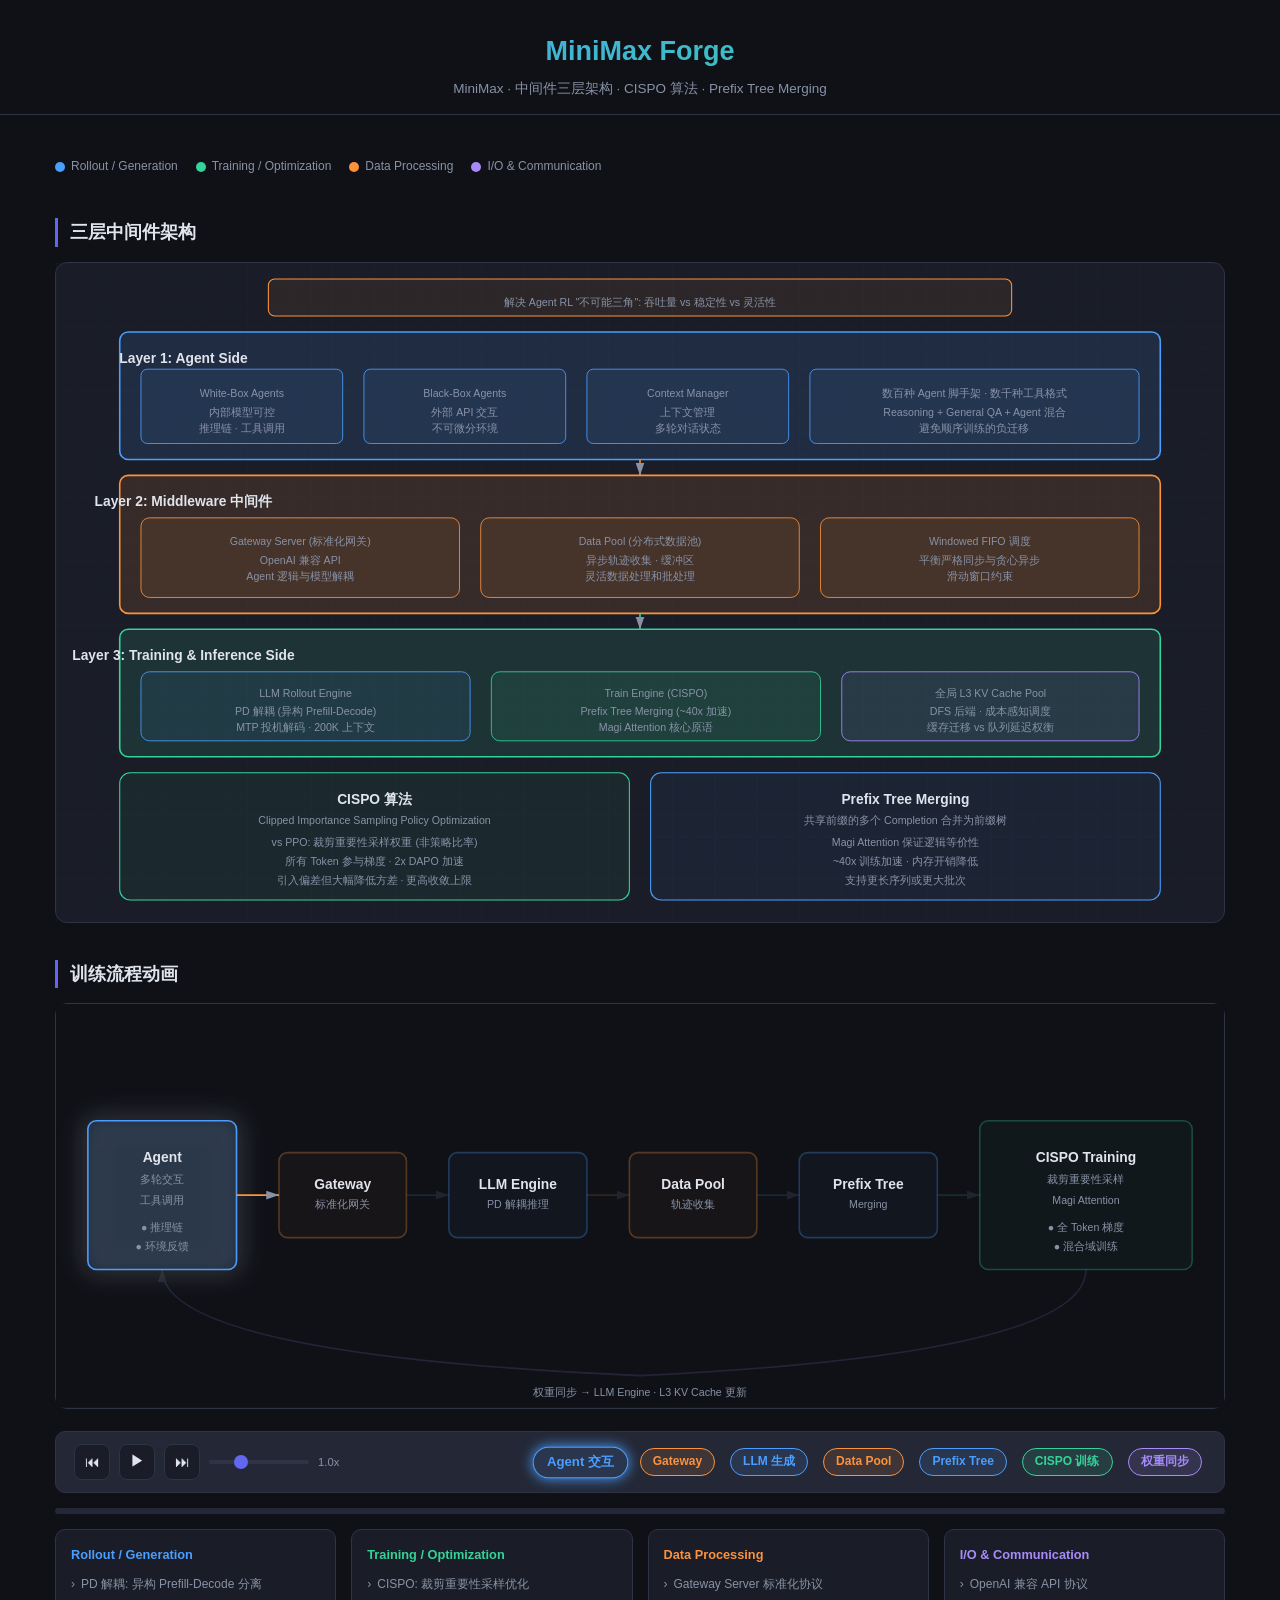
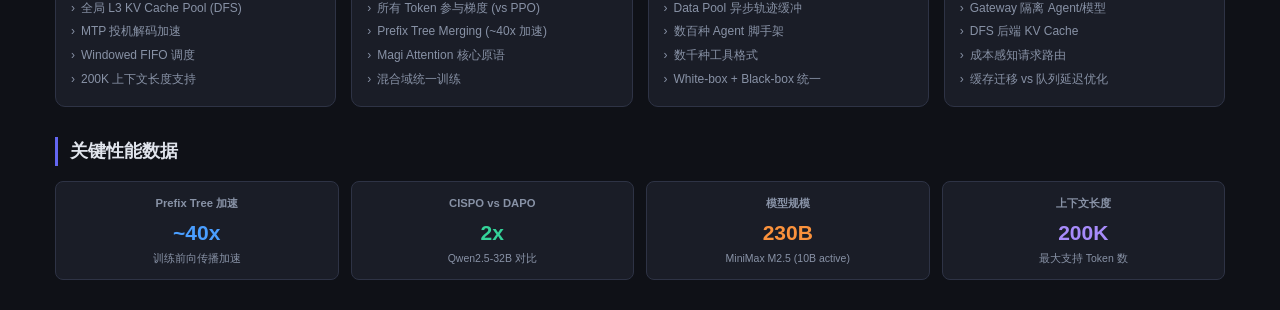
<file: diagrams/forge.html>
<!DOCTYPE html>
<html lang="zh-CN">
<head>
<meta charset="UTF-8">
<meta name="viewport" content="width=device-width, initial-scale=1.0">
<title>MiniMax Forge - 架构与训练流程</title>
<link rel="stylesheet" href="shared.css">
</head>
<body>

<div class="page-header">
  <h1>MiniMax Forge</h1>
  <p class="subtitle">MiniMax · 中间件三层架构 · CISPO 算法 · Prefix Tree Merging</p>
</div>

<div class="diagram-container">
  <div id="legend"></div>

  <h2 class="section-title">三层中间件架构</h2>

  <svg id="arch-svg" class="svg-canvas" viewBox="0 0 1100 620">
    <defs>
      <pattern id="grid" width="20" height="20" patternUnits="userSpaceOnUse">
        <path d="M 20 0 L 0 0 0 20" fill="none" stroke="#1e2233" stroke-width="0.5"/>
      </pattern>
    </defs>
    <rect width="1100" height="620" fill="url(#grid)"/>

    <!-- Problem statement -->
    <rect x="200" y="15" width="700" height="35" rx="6" fill="rgba(251,146,60,.08)" stroke="var(--data)" stroke-width="1"/>
    <text x="550" y="37" class="comp-sublabel" fill="var(--data)">解决 Agent RL "不可能三角": 吞吐量 vs 稳定性 vs 灵活性</text>

    <!-- Layer 1: Agent Side -->
    <g id="box-agent">
      <rect id="comp-agent" class="comp-box rollout" x="60" y="65" width="980" height="120"/>
      <text x="120" y="90" class="comp-label" fill="var(--rollout)">Layer 1: Agent Side</text>

      <rect x="80" y="100" width="190" height="70" rx="6" fill="rgba(74,158,255,.08)" stroke="var(--rollout)" stroke-width="0.8"/>
      <text x="175" y="122" class="comp-sublabel" fill="var(--rollout)">White-Box Agents</text>
      <text x="175" y="140" class="comp-sublabel">内部模型可控</text>
      <text x="175" y="155" class="comp-sublabel">推理链 · 工具调用</text>

      <rect x="290" y="100" width="190" height="70" rx="6" fill="rgba(74,158,255,.08)" stroke="var(--rollout)" stroke-width="0.8"/>
      <text x="385" y="122" class="comp-sublabel" fill="var(--rollout)">Black-Box Agents</text>
      <text x="385" y="140" class="comp-sublabel">外部 API 交互</text>
      <text x="385" y="155" class="comp-sublabel">不可微分环境</text>

      <rect x="500" y="100" width="190" height="70" rx="6" fill="rgba(74,158,255,.08)" stroke="var(--rollout)" stroke-width="0.8"/>
      <text x="595" y="122" class="comp-sublabel" fill="var(--rollout)">Context Manager</text>
      <text x="595" y="140" class="comp-sublabel">上下文管理</text>
      <text x="595" y="155" class="comp-sublabel">多轮对话状态</text>

      <rect x="710" y="100" width="310" height="70" rx="6" fill="rgba(74,158,255,.08)" stroke="var(--rollout)" stroke-width="0.8"/>
      <text x="865" y="122" class="comp-sublabel" fill="var(--rollout)">数百种 Agent 脚手架 · 数千种工具格式</text>
      <text x="865" y="140" class="comp-sublabel">Reasoning + General QA + Agent 混合</text>
      <text x="865" y="155" class="comp-sublabel">避免顺序训练的负迁移</text>
    </g>

    <!-- Layer 2: Middleware -->
    <g id="box-middleware">
      <rect id="comp-middleware" class="comp-box data" x="60" y="200" width="980" height="130"/>
      <text x="120" y="225" class="comp-label" fill="var(--data)">Layer 2: Middleware 中间件</text>

      <rect x="80" y="240" width="300" height="75" rx="8" fill="rgba(251,146,60,.08)" stroke="var(--data)" stroke-width="0.8"/>
      <text x="230" y="262" class="comp-sublabel" fill="var(--data)">Gateway Server (标准化网关)</text>
      <text x="230" y="280" class="comp-sublabel">OpenAI 兼容 API</text>
      <text x="230" y="295" class="comp-sublabel">Agent 逻辑与模型解耦</text>

      <rect x="400" y="240" width="300" height="75" rx="8" fill="rgba(251,146,60,.08)" stroke="var(--data)" stroke-width="0.8"/>
      <text x="550" y="262" class="comp-sublabel" fill="var(--data)">Data Pool (分布式数据池)</text>
      <text x="550" y="280" class="comp-sublabel">异步轨迹收集 · 缓冲区</text>
      <text x="550" y="295" class="comp-sublabel">灵活数据处理和批处理</text>

      <rect x="720" y="240" width="300" height="75" rx="8" fill="rgba(251,146,60,.08)" stroke="var(--data)" stroke-width="0.8"/>
      <text x="870" y="262" class="comp-sublabel" fill="var(--data)">Windowed FIFO 调度</text>
      <text x="870" y="280" class="comp-sublabel">平衡严格同步与贪心异步</text>
      <text x="870" y="295" class="comp-sublabel">滑动窗口约束</text>
    </g>

    <!-- Layer 3: Training & Inference -->
    <g id="box-engine">
      <rect id="comp-engine" class="comp-box training" x="60" y="345" width="980" height="120"/>
      <text x="120" y="370" class="comp-label" fill="var(--training)">Layer 3: Training & Inference Side</text>

      <rect x="80" y="385" width="310" height="65" rx="8" fill="rgba(74,158,255,.08)" stroke="var(--rollout)" stroke-width="0.8"/>
      <text x="235" y="405" class="comp-sublabel" fill="var(--rollout)">LLM Rollout Engine</text>
      <text x="235" y="422" class="comp-sublabel">PD 解耦 (异构 Prefill-Decode)</text>
      <text x="235" y="437" class="comp-sublabel">MTP 投机解码 · 200K 上下文</text>

      <rect x="410" y="385" width="310" height="65" rx="8" fill="rgba(52,211,153,.08)" stroke="var(--training)" stroke-width="0.8"/>
      <text x="565" y="405" class="comp-sublabel" fill="var(--training)">Train Engine (CISPO)</text>
      <text x="565" y="422" class="comp-sublabel">Prefix Tree Merging (~40x 加速)</text>
      <text x="565" y="437" class="comp-sublabel">Magi Attention 核心原语</text>

      <rect x="740" y="385" width="280" height="65" rx="8" fill="rgba(167,139,250,.08)" stroke="var(--io)" stroke-width="0.8"/>
      <text x="880" y="405" class="comp-sublabel" fill="var(--io)">全局 L3 KV Cache Pool</text>
      <text x="880" y="422" class="comp-sublabel">DFS 后端 · 成本感知调度</text>
      <text x="880" y="437" class="comp-sublabel">缓存迁移 vs 队列延迟权衡</text>
    </g>

    <!-- Arrows between layers -->
    <path class="flow-arrow data" d="M 550 185 L 550 200" marker-end="url(#arrowhead-data)"/>
    <path class="flow-arrow training" d="M 550 330 L 550 345" marker-end="url(#arrowhead-training)"/>

    <!-- CISPO explanation -->
    <rect x="60" y="480" width="480" height="120" rx="10" fill="rgba(52,211,153,.06)" stroke="var(--training)" stroke-width="1"/>
    <text x="300" y="505" class="comp-label" fill="var(--training)">CISPO 算法</text>
    <text x="300" y="525" class="comp-sublabel">Clipped Importance Sampling Policy Optimization</text>
    <text x="300" y="545" class="comp-sublabel" fill="var(--training)">vs PPO: 裁剪重要性采样权重 (非策略比率)</text>
    <text x="300" y="563" class="comp-sublabel" fill="var(--training)">所有 Token 参与梯度 · 2x DAPO 加速</text>
    <text x="300" y="581" class="comp-sublabel">引入偏差但大幅降低方差 · 更高收敛上限</text>

    <!-- Prefix Tree Merging -->
    <rect x="560" y="480" width="480" height="120" rx="10" fill="rgba(74,158,255,.06)" stroke="var(--rollout)" stroke-width="1"/>
    <text x="800" y="505" class="comp-label" fill="var(--rollout)">Prefix Tree Merging</text>
    <text x="800" y="525" class="comp-sublabel">共享前缀的多个 Completion 合并为前缀树</text>
    <text x="800" y="545" class="comp-sublabel" fill="var(--rollout)">Magi Attention 保证逻辑等价性</text>
    <text x="800" y="563" class="comp-sublabel" fill="var(--rollout)">~40x 训练加速 · 内存开销降低</text>
    <text x="800" y="581" class="comp-sublabel">支持更长序列或更大批次</text>
  </svg>

  <h2 class="section-title">训练流程动画</h2>

  <svg id="flow-svg" class="svg-canvas" viewBox="0 0 1100 380">
    <rect width="1100" height="380" fill="#0f1117"/>

    <rect id="flow-agent" class="comp-box rollout" x="30" y="110" width="140" height="140"/>
    <text x="100" y="145" class="comp-label">Agent</text>
    <text x="100" y="165" class="comp-sublabel">多轮交互</text>
    <text x="100" y="185" class="comp-sublabel">工具调用</text>
    <text x="100" y="210" class="comp-sublabel" fill="var(--rollout)">● 推理链</text>
    <text x="100" y="228" class="comp-sublabel" fill="var(--rollout)">● 环境反馈</text>

    <rect id="flow-gateway" class="comp-box data" x="210" y="140" width="120" height="80"/>
    <text x="270" y="170" class="comp-label">Gateway</text>
    <text x="270" y="188" class="comp-sublabel">标准化网关</text>

    <rect id="flow-rollout" class="comp-box rollout" x="370" y="140" width="130" height="80"/>
    <text x="435" y="170" class="comp-label">LLM Engine</text>
    <text x="435" y="188" class="comp-sublabel">PD 解耦推理</text>

    <rect id="flow-pool" class="comp-box data" x="540" y="140" width="120" height="80"/>
    <text x="600" y="170" class="comp-label">Data Pool</text>
    <text x="600" y="188" class="comp-sublabel">轨迹收集</text>

    <rect id="flow-merge" class="comp-box rollout" x="700" y="140" width="130" height="80"/>
    <text x="765" y="170" class="comp-label">Prefix Tree</text>
    <text x="765" y="188" class="comp-sublabel">Merging</text>

    <rect id="flow-train" class="comp-box training" x="870" y="110" width="200" height="140"/>
    <text x="970" y="145" class="comp-label">CISPO Training</text>
    <text x="970" y="165" class="comp-sublabel">裁剪重要性采样</text>
    <text x="970" y="185" class="comp-sublabel">Magi Attention</text>
    <text x="970" y="210" class="comp-sublabel" fill="var(--training)">● 全 Token 梯度</text>
    <text x="970" y="228" class="comp-sublabel" fill="var(--training)">● 混合域训练</text>

    <path id="fp1" class="flow-arrow data" d="M 170 180 L 210 180" marker-end="url(#arrowhead-data)"/>
    <path id="fp2" class="flow-arrow rollout" d="M 330 180 L 370 180" marker-end="url(#arrowhead-rollout)"/>
    <path id="fp3" class="flow-arrow data" d="M 500 180 L 540 180" marker-end="url(#arrowhead-data)"/>
    <path id="fp4" class="flow-arrow rollout" d="M 660 180 L 700 180" marker-end="url(#arrowhead-rollout)"/>
    <path id="fp5" class="flow-arrow training" d="M 830 180 L 870 180" marker-end="url(#arrowhead-training)"/>
    <path id="fp-back" class="flow-arrow io" d="M 970 250 Q 970 330 550 350 Q 100 330 100 250"
          fill="none" marker-end="url(#arrowhead-io)" stroke-dasharray="6,3"/>
    <text x="550" y="365" class="comp-sublabel" fill="var(--io)">权重同步 → LLM Engine · L3 KV Cache 更新</text>

    <path id="pp1" d="M 100 180 L 210 180" fill="none" stroke="none"/>
    <path id="pp2" d="M 210 180 L 370 180" fill="none" stroke="none"/>
    <path id="pp3" d="M 370 180 L 540 180" fill="none" stroke="none"/>
    <path id="pp4" d="M 540 180 L 700 180" fill="none" stroke="none"/>
    <path id="pp5" d="M 700 180 L 870 180" fill="none" stroke="none"/>
    <path id="pp6" d="M 970 250 Q 970 330 550 350 Q 100 330 100 250" fill="none" stroke="none"/>
  </svg>

  <div id="controls"></div>

  <div class="info-grid">
    <div class="info-card rollout">
      <h3>Rollout / Generation</h3>
      <ul>
        <li>PD 解耦: 异构 Prefill-Decode 分离</li>
        <li>全局 L3 KV Cache Pool (DFS)</li>
        <li>MTP 投机解码加速</li>
        <li>Windowed FIFO 调度</li>
        <li>200K 上下文长度支持</li>
      </ul>
    </div>
    <div class="info-card training">
      <h3>Training / Optimization</h3>
      <ul>
        <li>CISPO: 裁剪重要性采样优化</li>
        <li>所有 Token 参与梯度 (vs PPO)</li>
        <li>Prefix Tree Merging (~40x 加速)</li>
        <li>Magi Attention 核心原语</li>
        <li>混合域统一训练</li>
      </ul>
    </div>
    <div class="info-card data">
      <h3>Data Processing</h3>
      <ul>
        <li>Gateway Server 标准化协议</li>
        <li>Data Pool 异步轨迹缓冲</li>
        <li>数百种 Agent 脚手架</li>
        <li>数千种工具格式</li>
        <li>White-box + Black-box 统一</li>
      </ul>
    </div>
    <div class="info-card io">
      <h3>I/O & Communication</h3>
      <ul>
        <li>OpenAI 兼容 API 协议</li>
        <li>Gateway 隔离 Agent/模型</li>
        <li>DFS 后端 KV Cache</li>
        <li>成本感知请求路由</li>
        <li>缓存迁移 vs 队列延迟优化</li>
      </ul>
    </div>
  </div>

  <h2 class="section-title">关键性能数据</h2>
  <div class="comparison-row">
    <div class="comparison-cell">
      <h4>Prefix Tree 加速</h4>
      <div style="font-size:1.4rem;color:var(--rollout);font-weight:700">~40x</div>
      <div style="font-size:0.7rem;color:var(--text-muted)">训练前向传播加速</div>
    </div>
    <div class="comparison-cell">
      <h4>CISPO vs DAPO</h4>
      <div style="font-size:1.4rem;color:var(--training);font-weight:700">2x</div>
      <div style="font-size:0.7rem;color:var(--text-muted)">Qwen2.5-32B 对比</div>
    </div>
    <div class="comparison-cell">
      <h4>模型规模</h4>
      <div style="font-size:1.4rem;color:var(--data);font-weight:700">230B</div>
      <div style="font-size:0.7rem;color:var(--text-muted)">MiniMax M2.5 (10B active)</div>
    </div>
    <div class="comparison-cell">
      <h4>上下文长度</h4>
      <div style="font-size:1.4rem;color:var(--io);font-weight:700">200K</div>
      <div style="font-size:0.7rem;color:var(--text-muted)">最大支持 Token 数</div>
    </div>
  </div>
</div>

<script src="shared.js"></script>
<script>
document.addEventListener('DOMContentLoaded', () => {
  document.querySelectorAll('svg').forEach(svg => injectArrowMarkers(svg));
  buildLegend(document.getElementById('legend'));

  const flowSvg = document.getElementById('flow-svg');
  const stages = [
    { id: 'agent', label: 'Agent 交互', category: 'rollout', duration: 2000,
      components: ['flow-agent'], arrows: ['fp1'],
      particles: [{ pathId: 'pp1', category: 'rollout', count: 4, stagger: 0.15 }] },
    { id: 'gateway', label: 'Gateway', category: 'data', duration: 1000,
      components: ['flow-agent', 'flow-gateway'], arrows: ['fp1', 'fp2'],
      particles: [{ pathId: 'pp2', category: 'data', count: 3, stagger: 0.2 }] },
    { id: 'rollout', label: 'LLM 生成', category: 'rollout', duration: 2500,
      components: ['flow-gateway', 'flow-rollout'], arrows: ['fp2', 'fp3'],
      particles: [{ pathId: 'pp3', category: 'rollout', count: 5, stagger: 0.12 }] },
    { id: 'pool', label: 'Data Pool', category: 'data', duration: 1200,
      components: ['flow-rollout', 'flow-pool'], arrows: ['fp3', 'fp4'],
      particles: [{ pathId: 'pp4', category: 'data', count: 3, stagger: 0.2 }] },
    { id: 'merge', label: 'Prefix Tree', category: 'rollout', duration: 1200,
      components: ['flow-pool', 'flow-merge'], arrows: ['fp4', 'fp5'],
      particles: [{ pathId: 'pp5', category: 'rollout', count: 3, stagger: 0.2 }] },
    { id: 'train', label: 'CISPO 训练', category: 'training', duration: 2500,
      components: ['flow-merge', 'flow-train'], arrows: ['fp5'],
      particles: [{ pathId: 'pp5', category: 'training', count: 4, stagger: 0.15 }] },
    { id: 'sync', label: '权重同步', category: 'io', duration: 1800,
      components: ['flow-train', 'flow-agent'], arrows: ['fp-back'],
      particles: [{ pathId: 'pp6', category: 'io', count: 5, stagger: 0.1 }] },
  ];

  const animator = new TrainingFlowAnimator(flowSvg, stages, { loop: true });
  animator.mount(document.getElementById('controls'));
});
</script>
</body>
</html>
</file>
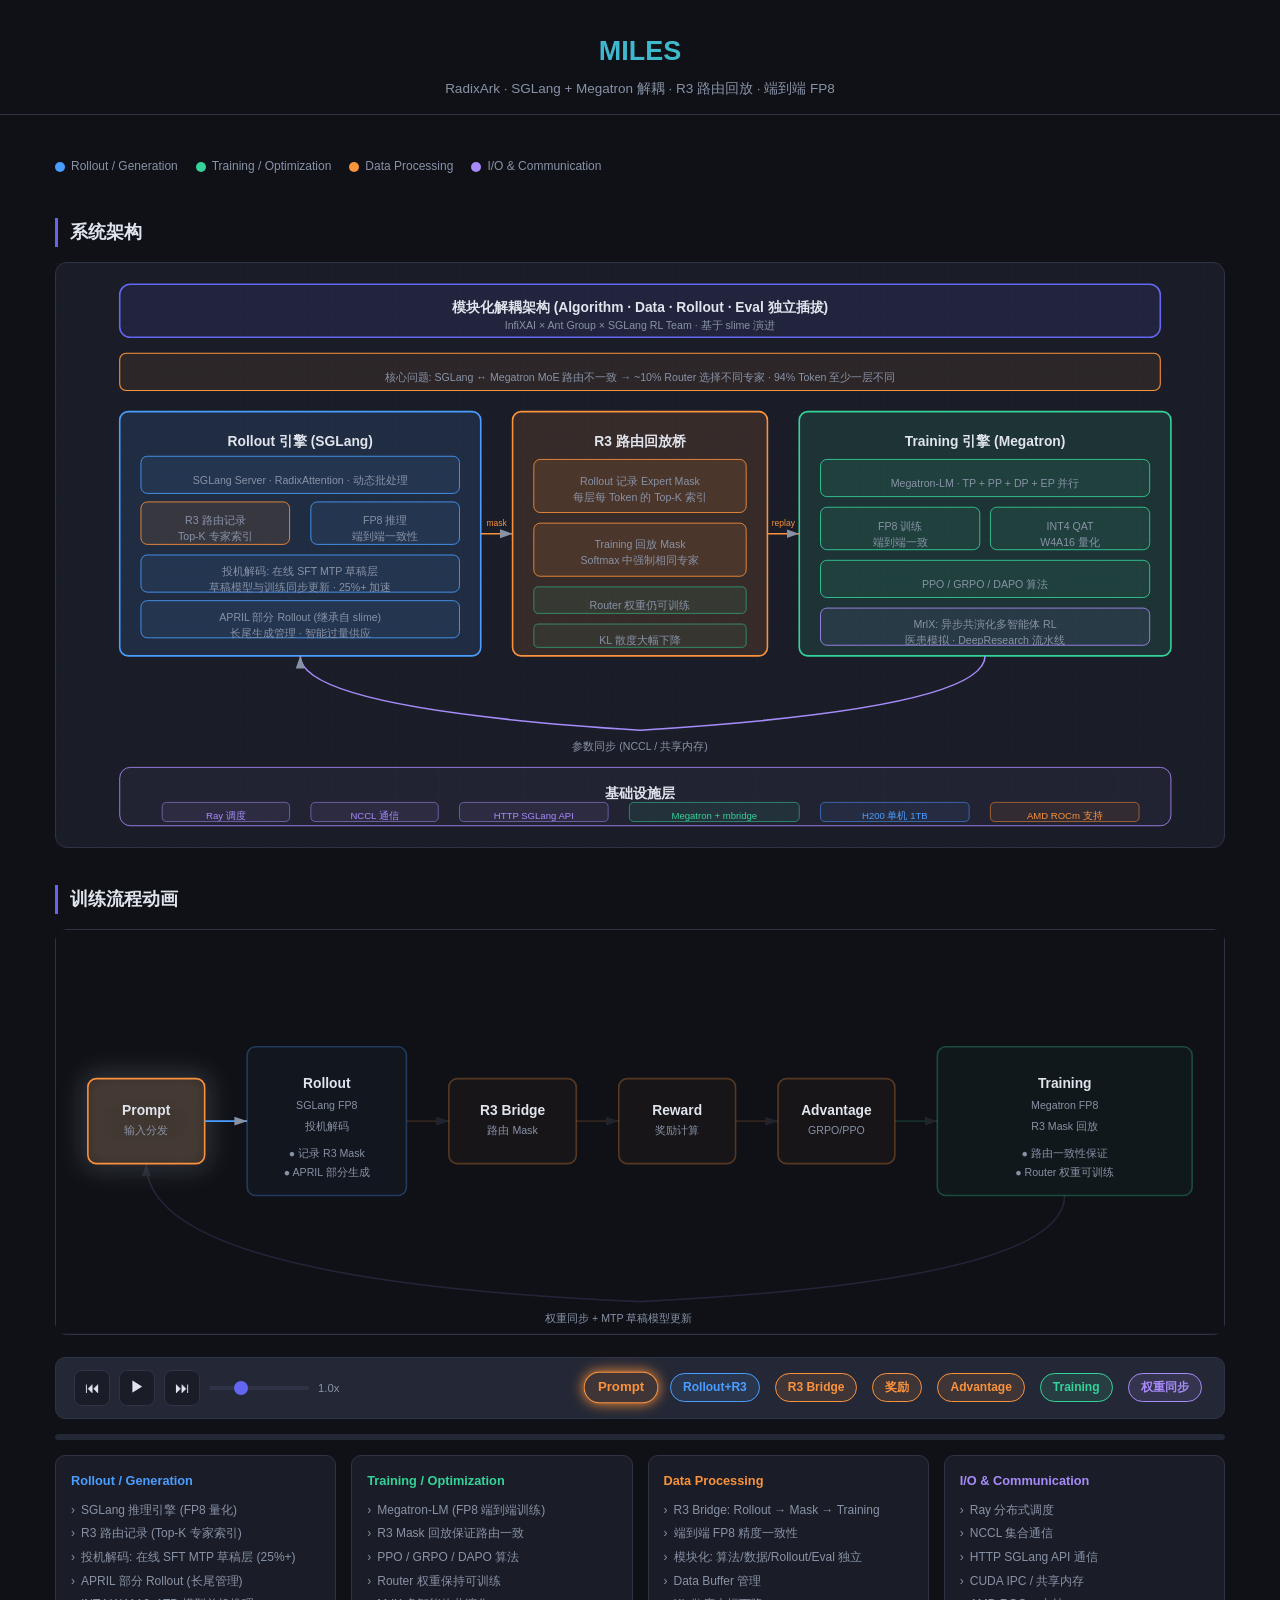
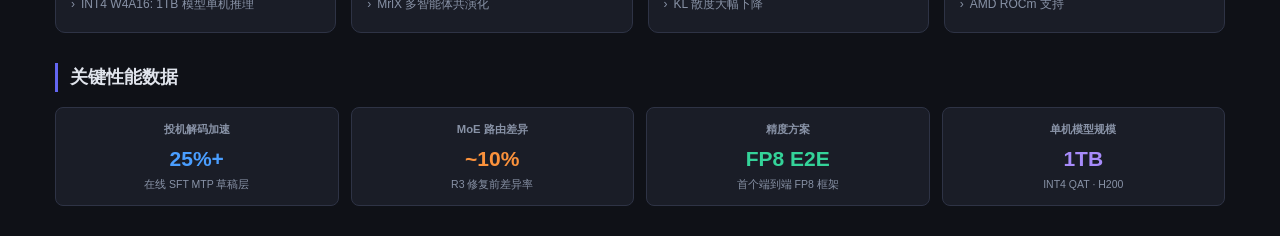
<file: diagrams/miles.html>
<!DOCTYPE html>
<html lang="zh-CN">
<head>
<meta charset="UTF-8">
<meta name="viewport" content="width=device-width, initial-scale=1.0">
<title>MILES - 架构与训练流程</title>
<link rel="stylesheet" href="shared.css">
</head>
<body>

<div class="page-header">
  <h1>MILES</h1>
  <p class="subtitle">RadixArk · SGLang + Megatron 解耦 · R3 路由回放 · 端到端 FP8</p>
</div>

<div class="diagram-container">
  <div id="legend"></div>

  <h2 class="section-title">系统架构</h2>

  <svg id="arch-svg" class="svg-canvas" viewBox="0 0 1100 550">
    <defs>
      <pattern id="grid" width="20" height="20" patternUnits="userSpaceOnUse">
        <path d="M 20 0 L 0 0 0 20" fill="none" stroke="#1e2233" stroke-width="0.5"/>
      </pattern>
    </defs>
    <rect width="1100" height="550" fill="url(#grid)"/>

    <!-- Top: modular layer -->
    <rect x="60" y="20" width="980" height="50" rx="10" fill="rgba(99,102,241,.1)" stroke="#6366f1" stroke-width="1.5"/>
    <text x="550" y="42" class="comp-label" fill="#6366f1">模块化解耦架构 (Algorithm · Data · Rollout · Eval 独立插拔)</text>
    <text x="550" y="58" class="comp-sublabel">InfiXAI × Ant Group × SGLang RL Team · 基于 slime 演进</text>

    <!-- Core problem statement -->
    <rect x="60" y="85" width="980" height="35" rx="6" fill="rgba(251,146,60,.08)" stroke="var(--data)" stroke-width="1"/>
    <text x="550" y="107" class="comp-sublabel" fill="var(--data)">核心问题: SGLang ↔ Megatron MoE 路由不一致 → ~10% Router 选择不同专家 · 94% Token 至少一层不同</text>

    <!-- Left: Rollout (SGLang) -->
    <g id="box-rollout">
      <rect id="comp-rollout" class="comp-box rollout" x="60" y="140" width="340" height="230"/>
      <text x="230" y="168" class="comp-label">Rollout 引擎 (SGLang)</text>

      <rect x="80" y="182" width="300" height="35" rx="6" fill="rgba(74,158,255,.08)" stroke="var(--rollout)" stroke-width="0.8"/>
      <text x="230" y="204" class="comp-sublabel" fill="var(--rollout)">SGLang Server · RadixAttention · 动态批处理</text>

      <rect x="80" y="225" width="140" height="40" rx="6" fill="rgba(251,146,60,.1)" stroke="var(--data)" stroke-width="0.8"/>
      <text x="150" y="242" class="comp-sublabel" fill="var(--data)">R3 路由记录</text>
      <text x="150" y="257" class="comp-sublabel">Top-K 专家索引</text>

      <rect x="240" y="225" width="140" height="40" rx="6" fill="rgba(74,158,255,.08)" stroke="var(--rollout)" stroke-width="0.8"/>
      <text x="310" y="242" class="comp-sublabel" fill="var(--rollout)">FP8 推理</text>
      <text x="310" y="257" class="comp-sublabel">端到端一致性</text>

      <rect x="80" y="275" width="300" height="35" rx="6" fill="rgba(74,158,255,.08)" stroke="var(--rollout)" stroke-width="0.8"/>
      <text x="230" y="290" class="comp-sublabel" fill="var(--rollout)">投机解码: 在线 SFT MTP 草稿层</text>
      <text x="230" y="305" class="comp-sublabel">草稿模型与训练同步更新 · 25%+ 加速</text>

      <rect x="80" y="318" width="300" height="35" rx="6" fill="rgba(74,158,255,.08)" stroke="var(--rollout)" stroke-width="0.8"/>
      <text x="230" y="333" class="comp-sublabel" fill="var(--rollout)">APRIL 部分 Rollout (继承自 slime)</text>
      <text x="230" y="348" class="comp-sublabel">长尾生成管理 · 智能过量供应</text>
    </g>

    <!-- Center: R3 Bridge -->
    <g id="box-r3">
      <rect id="comp-r3" class="comp-box data" x="430" y="140" width="240" height="230"/>
      <text x="550" y="168" class="comp-label">R3 路由回放桥</text>

      <rect x="450" y="185" width="200" height="50" rx="6" fill="rgba(251,146,60,.1)" stroke="var(--data)" stroke-width="0.8"/>
      <text x="550" y="205" class="comp-sublabel" fill="var(--data)">Rollout 记录 Expert Mask</text>
      <text x="550" y="220" class="comp-sublabel">每层每 Token 的 Top-K 索引</text>

      <rect x="450" y="245" width="200" height="50" rx="6" fill="rgba(251,146,60,.1)" stroke="var(--data)" stroke-width="0.8"/>
      <text x="550" y="265" class="comp-sublabel" fill="var(--data)">Training 回放 Mask</text>
      <text x="550" y="280" class="comp-sublabel">Softmax 中强制相同专家</text>

      <rect x="450" y="305" width="200" height="25" rx="4" fill="rgba(52,211,153,.08)" stroke="var(--training)" stroke-width="0.5"/>
      <text x="550" y="322" class="comp-sublabel" fill="var(--training)">Router 权重仍可训练</text>

      <rect x="450" y="340" width="200" height="22" rx="4" fill="rgba(52,211,153,.06)" stroke="var(--training)" stroke-width="0.5"/>
      <text x="550" y="355" class="comp-sublabel" fill="var(--training)">KL 散度大幅下降</text>
    </g>

    <!-- Right: Training (Megatron) -->
    <g id="box-training">
      <rect id="comp-training" class="comp-box training" x="700" y="140" width="350" height="230"/>
      <text x="875" y="168" class="comp-label">Training 引擎 (Megatron)</text>

      <rect x="720" y="185" width="310" height="35" rx="6" fill="rgba(52,211,153,.08)" stroke="var(--training)" stroke-width="0.8"/>
      <text x="875" y="207" class="comp-sublabel" fill="var(--training)">Megatron-LM · TP + PP + DP + EP 并行</text>

      <rect x="720" y="230" width="150" height="40" rx="6" fill="rgba(52,211,153,.08)" stroke="var(--training)" stroke-width="0.8"/>
      <text x="795" y="248" class="comp-sublabel" fill="var(--training)">FP8 训练</text>
      <text x="795" y="263" class="comp-sublabel">端到端一致</text>

      <rect x="880" y="230" width="150" height="40" rx="6" fill="rgba(52,211,153,.08)" stroke="var(--training)" stroke-width="0.8"/>
      <text x="955" y="248" class="comp-sublabel" fill="var(--training)">INT4 QAT</text>
      <text x="955" y="263" class="comp-sublabel">W4A16 量化</text>

      <rect x="720" y="280" width="310" height="35" rx="6" fill="rgba(52,211,153,.08)" stroke="var(--training)" stroke-width="0.8"/>
      <text x="875" y="302" class="comp-sublabel" fill="var(--training)">PPO / GRPO / DAPO 算法</text>

      <rect x="720" y="325" width="310" height="35" rx="6" fill="rgba(167,139,250,.08)" stroke="var(--io)" stroke-width="0.8"/>
      <text x="875" y="340" class="comp-sublabel" fill="var(--io)">MrlX: 异步共演化多智能体 RL</text>
      <text x="875" y="355" class="comp-sublabel">医患模拟 · DeepResearch 流水线</text>
    </g>

    <!-- Arrows -->
    <path class="flow-arrow data" d="M 400 255 L 430 255" marker-end="url(#arrowhead-data)"/>
    <text x="415" y="248" style="font-size:8px" fill="var(--data)" text-anchor="middle">mask</text>
    <path class="flow-arrow data" d="M 670 255 L 700 255" marker-end="url(#arrowhead-data)"/>
    <text x="685" y="248" style="font-size:8px" fill="var(--data)" text-anchor="middle">replay</text>

    <!-- Weight sync -->
    <path class="flow-arrow io" d="M 875 370 Q 875 420 550 440 Q 230 420 230 370" marker-end="url(#arrowhead-io)" stroke-dasharray="5,3"/>
    <text x="550" y="455" class="comp-sublabel" fill="var(--io)">参数同步 (NCCL / 共享内存)</text>

    <!-- Bottom layer -->
    <rect x="60" y="475" width="990" height="55" rx="10" fill="rgba(167,139,250,.05)" stroke="var(--io)" stroke-width="0.8"/>
    <text x="550" y="500" class="comp-label" fill="var(--io)">基础设施层</text>
    <rect x="100" y="508" width="120" height="18" rx="4" fill="rgba(167,139,250,.08)" stroke="var(--io)" stroke-width="0.5"/>
    <text x="160" y="520" style="font-size:9px" fill="var(--io)" text-anchor="middle" dominant-baseline="central">Ray 调度</text>
    <rect x="240" y="508" width="120" height="18" rx="4" fill="rgba(167,139,250,.08)" stroke="var(--io)" stroke-width="0.5"/>
    <text x="300" y="520" style="font-size:9px" fill="var(--io)" text-anchor="middle" dominant-baseline="central">NCCL 通信</text>
    <rect x="380" y="508" width="140" height="18" rx="4" fill="rgba(167,139,250,.08)" stroke="var(--io)" stroke-width="0.5"/>
    <text x="450" y="520" style="font-size:9px" fill="var(--io)" text-anchor="middle" dominant-baseline="central">HTTP SGLang API</text>
    <rect x="540" y="508" width="160" height="18" rx="4" fill="rgba(52,211,153,.08)" stroke="var(--training)" stroke-width="0.5"/>
    <text x="620" y="520" style="font-size:9px" fill="var(--training)" text-anchor="middle" dominant-baseline="central">Megatron + mbridge</text>
    <rect x="720" y="508" width="140" height="18" rx="4" fill="rgba(74,158,255,.08)" stroke="var(--rollout)" stroke-width="0.5"/>
    <text x="790" y="520" style="font-size:9px" fill="var(--rollout)" text-anchor="middle" dominant-baseline="central">H200 单机 1TB</text>
    <rect x="880" y="508" width="140" height="18" rx="4" fill="rgba(251,146,60,.08)" stroke="var(--data)" stroke-width="0.5"/>
    <text x="950" y="520" style="font-size:9px" fill="var(--data)" text-anchor="middle" dominant-baseline="central">AMD ROCm 支持</text>
  </svg>

  <h2 class="section-title">训练流程动画</h2>

  <svg id="flow-svg" class="svg-canvas" viewBox="0 0 1100 380">
    <rect width="1100" height="380" fill="#0f1117"/>

    <rect id="flow-prompt" class="comp-box data" x="30" y="140" width="110" height="80"/>
    <text x="85" y="170" class="comp-label">Prompt</text>
    <text x="85" y="188" class="comp-sublabel">输入分发</text>

    <rect id="flow-rollout" class="comp-box rollout" x="180" y="110" width="150" height="140"/>
    <text x="255" y="145" class="comp-label">Rollout</text>
    <text x="255" y="165" class="comp-sublabel">SGLang FP8</text>
    <text x="255" y="185" class="comp-sublabel">投机解码</text>
    <text x="255" y="210" class="comp-sublabel" fill="var(--rollout)">● 记录 R3 Mask</text>
    <text x="255" y="228" class="comp-sublabel" fill="var(--rollout)">● APRIL 部分生成</text>

    <rect id="flow-r3" class="comp-box data" x="370" y="140" width="120" height="80"/>
    <text x="430" y="170" class="comp-label">R3 Bridge</text>
    <text x="430" y="188" class="comp-sublabel">路由 Mask</text>

    <rect id="flow-reward" class="comp-box data" x="530" y="140" width="110" height="80"/>
    <text x="585" y="170" class="comp-label">Reward</text>
    <text x="585" y="188" class="comp-sublabel">奖励计算</text>

    <rect id="flow-adv" class="comp-box data" x="680" y="140" width="110" height="80"/>
    <text x="735" y="170" class="comp-label">Advantage</text>
    <text x="735" y="188" class="comp-sublabel">GRPO/PPO</text>

    <rect id="flow-train" class="comp-box training" x="830" y="110" width="240" height="140"/>
    <text x="950" y="145" class="comp-label">Training</text>
    <text x="950" y="165" class="comp-sublabel">Megatron FP8</text>
    <text x="950" y="185" class="comp-sublabel">R3 Mask 回放</text>
    <text x="950" y="210" class="comp-sublabel" fill="var(--training)">● 路由一致性保证</text>
    <text x="950" y="228" class="comp-sublabel" fill="var(--training)">● Router 权重可训练</text>

    <path id="fp1" class="flow-arrow rollout" d="M 140 180 L 180 180" marker-end="url(#arrowhead-rollout)"/>
    <path id="fp2" class="flow-arrow data" d="M 330 180 L 370 180" marker-end="url(#arrowhead-data)"/>
    <path id="fp3" class="flow-arrow data" d="M 490 180 L 530 180" marker-end="url(#arrowhead-data)"/>
    <path id="fp4" class="flow-arrow data" d="M 640 180 L 680 180" marker-end="url(#arrowhead-data)"/>
    <path id="fp5" class="flow-arrow training" d="M 790 180 L 830 180" marker-end="url(#arrowhead-training)"/>
    <path id="fp-back" class="flow-arrow io" d="M 950 250 Q 950 330 550 350 Q 85 330 85 220"
          fill="none" marker-end="url(#arrowhead-io)" stroke-dasharray="6,3"/>
    <text x="530" y="365" class="comp-sublabel" fill="var(--io)">权重同步 + MTP 草稿模型更新</text>

    <path id="pp1" d="M 85 180 L 180 180" fill="none" stroke="none"/>
    <path id="pp2" d="M 180 180 L 370 180" fill="none" stroke="none"/>
    <path id="pp3" d="M 370 180 L 530 180" fill="none" stroke="none"/>
    <path id="pp4" d="M 530 180 L 680 180" fill="none" stroke="none"/>
    <path id="pp5" d="M 680 180 L 830 180" fill="none" stroke="none"/>
    <path id="pp6" d="M 950 250 Q 950 330 550 350 Q 85 330 85 220" fill="none" stroke="none"/>
  </svg>

  <div id="controls"></div>

  <div class="info-grid">
    <div class="info-card rollout">
      <h3>Rollout / Generation</h3>
      <ul>
        <li>SGLang 推理引擎 (FP8 量化)</li>
        <li>R3 路由记录 (Top-K 专家索引)</li>
        <li>投机解码: 在线 SFT MTP 草稿层 (25%+)</li>
        <li>APRIL 部分 Rollout (长尾管理)</li>
        <li>INT4 W4A16: 1TB 模型单机推理</li>
      </ul>
    </div>
    <div class="info-card training">
      <h3>Training / Optimization</h3>
      <ul>
        <li>Megatron-LM (FP8 端到端训练)</li>
        <li>R3 Mask 回放保证路由一致</li>
        <li>PPO / GRPO / DAPO 算法</li>
        <li>Router 权重保持可训练</li>
        <li>MrlX 多智能体共演化</li>
      </ul>
    </div>
    <div class="info-card data">
      <h3>Data Processing</h3>
      <ul>
        <li>R3 Bridge: Rollout → Mask → Training</li>
        <li>端到端 FP8 精度一致性</li>
        <li>模块化: 算法/数据/Rollout/Eval 独立</li>
        <li>Data Buffer 管理</li>
        <li>KL 散度大幅下降</li>
      </ul>
    </div>
    <div class="info-card io">
      <h3>I/O & Communication</h3>
      <ul>
        <li>Ray 分布式调度</li>
        <li>NCCL 集合通信</li>
        <li>HTTP SGLang API 通信</li>
        <li>CUDA IPC / 共享内存</li>
        <li>AMD ROCm 支持</li>
      </ul>
    </div>
  </div>

  <h2 class="section-title">关键性能数据</h2>
  <div class="comparison-row">
    <div class="comparison-cell">
      <h4>投机解码加速</h4>
      <div style="font-size:1.4rem;color:var(--rollout);font-weight:700">25%+</div>
      <div style="font-size:0.7rem;color:var(--text-muted)">在线 SFT MTP 草稿层</div>
    </div>
    <div class="comparison-cell">
      <h4>MoE 路由差异</h4>
      <div style="font-size:1.4rem;color:var(--data);font-weight:700">~10%</div>
      <div style="font-size:0.7rem;color:var(--text-muted)">R3 修复前差异率</div>
    </div>
    <div class="comparison-cell">
      <h4>精度方案</h4>
      <div style="font-size:1.4rem;color:var(--training);font-weight:700">FP8 E2E</div>
      <div style="font-size:0.7rem;color:var(--text-muted)">首个端到端 FP8 框架</div>
    </div>
    <div class="comparison-cell">
      <h4>单机模型规模</h4>
      <div style="font-size:1.4rem;color:var(--io);font-weight:700">1TB</div>
      <div style="font-size:0.7rem;color:var(--text-muted)">INT4 QAT · H200</div>
    </div>
  </div>
</div>

<script src="shared.js"></script>
<script>
document.addEventListener('DOMContentLoaded', () => {
  document.querySelectorAll('svg').forEach(svg => injectArrowMarkers(svg));
  buildLegend(document.getElementById('legend'));

  const flowSvg = document.getElementById('flow-svg');
  const stages = [
    { id: 'prompt', label: 'Prompt', category: 'data', duration: 1000,
      components: ['flow-prompt'], arrows: ['fp1'],
      particles: [{ pathId: 'pp1', category: 'data', count: 3, stagger: 0.2 }] },
    { id: 'rollout', label: 'Rollout+R3', category: 'rollout', duration: 3000,
      components: ['flow-prompt', 'flow-rollout'], arrows: ['fp1', 'fp2'],
      particles: [{ pathId: 'pp2', category: 'rollout', count: 5, stagger: 0.12 }] },
    { id: 'r3', label: 'R3 Bridge', category: 'data', duration: 1200,
      components: ['flow-rollout', 'flow-r3'], arrows: ['fp2', 'fp3'],
      particles: [{ pathId: 'pp3', category: 'data', count: 3, stagger: 0.2 }] },
    { id: 'reward', label: '奖励', category: 'data', duration: 1200,
      components: ['flow-r3', 'flow-reward'], arrows: ['fp3', 'fp4'],
      particles: [{ pathId: 'pp4', category: 'data', count: 3, stagger: 0.2 }] },
    { id: 'adv', label: 'Advantage', category: 'data', duration: 1000,
      components: ['flow-reward', 'flow-adv'], arrows: ['fp4', 'fp5'],
      particles: [{ pathId: 'pp5', category: 'data', count: 3, stagger: 0.2 }] },
    { id: 'train', label: 'Training', category: 'training', duration: 2500,
      components: ['flow-adv', 'flow-train'], arrows: ['fp5'],
      particles: [{ pathId: 'pp5', category: 'training', count: 4, stagger: 0.15 }] },
    { id: 'sync', label: '权重同步', category: 'io', duration: 1800,
      components: ['flow-train', 'flow-prompt'], arrows: ['fp-back'],
      particles: [{ pathId: 'pp6', category: 'io', count: 5, stagger: 0.1 }] },
  ];

  const animator = new TrainingFlowAnimator(flowSvg, stages, { loop: true });
  animator.mount(document.getElementById('controls'));
});
</script>
</body>
</html>
</file>
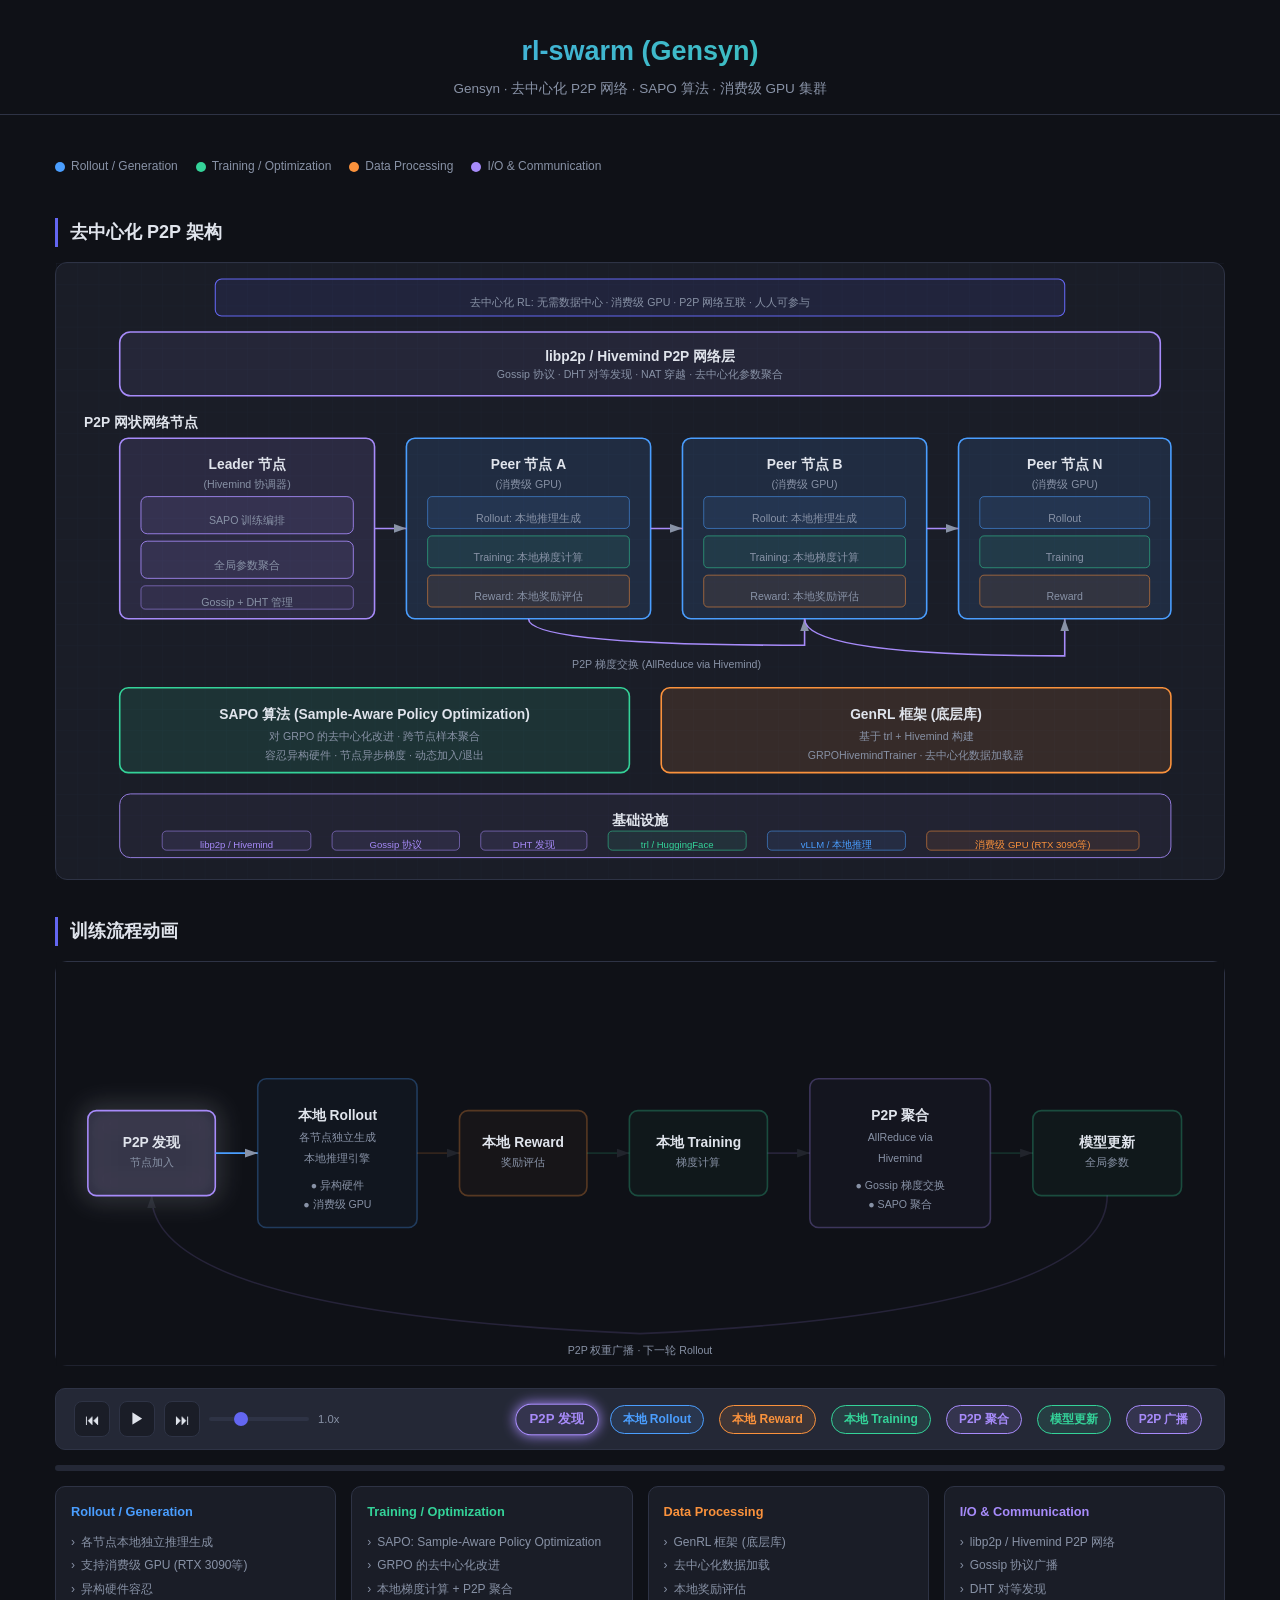
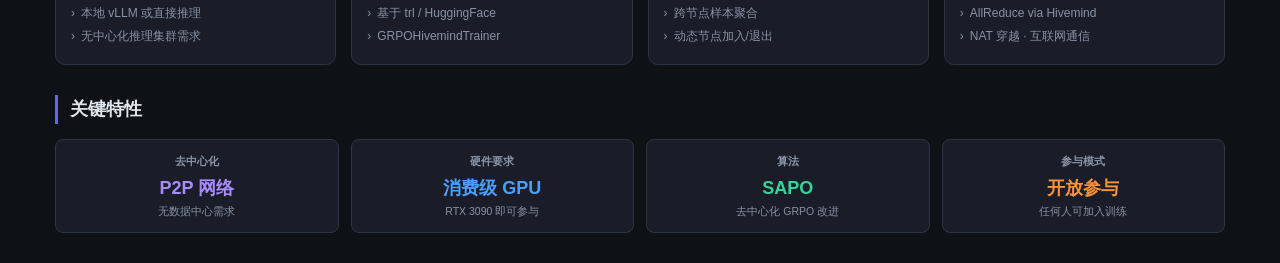
<file: diagrams/rl-swarm.html>
<!DOCTYPE html>
<html lang="zh-CN">
<head>
<meta charset="UTF-8">
<meta name="viewport" content="width=device-width, initial-scale=1.0">
<title>rl-swarm - 架构与训练流程</title>
<link rel="stylesheet" href="shared.css">
</head>
<body>

<div class="page-header">
  <h1>rl-swarm (Gensyn)</h1>
  <p class="subtitle">Gensyn · 去中心化 P2P 网络 · SAPO 算法 · 消费级 GPU 集群</p>
</div>

<div class="diagram-container">
  <div id="legend"></div>

  <h2 class="section-title">去中心化 P2P 架构</h2>

  <svg id="arch-svg" class="svg-canvas" viewBox="0 0 1100 580">
    <defs>
      <pattern id="grid" width="20" height="20" patternUnits="userSpaceOnUse">
        <path d="M 20 0 L 0 0 0 20" fill="none" stroke="#1e2233" stroke-width="0.5"/>
      </pattern>
    </defs>
    <rect width="1100" height="580" fill="url(#grid)"/>

    <!-- Core concept -->
    <rect x="150" y="15" width="800" height="35" rx="6" fill="rgba(99,102,241,.1)" stroke="#6366f1" stroke-width="1"/>
    <text x="550" y="37" class="comp-sublabel" fill="#6366f1">去中心化 RL: 无需数据中心 · 消费级 GPU · P2P 网络互联 · 人人可参与</text>

    <!-- P2P Network Layer -->
    <rect x="60" y="65" width="980" height="60" rx="10" fill="rgba(167,139,250,.08)" stroke="var(--io)" stroke-width="1.5"/>
    <text x="550" y="88" class="comp-label" fill="var(--io)">libp2p / Hivemind P2P 网络层</text>
    <text x="550" y="105" class="comp-sublabel">Gossip 协议 · DHT 对等发现 · NAT 穿越 · 去中心化参数聚合</text>

    <!-- Node types in P2P mesh -->
    <text x="80" y="150" class="comp-label" fill="var(--text-muted)">P2P 网状网络节点</text>

    <!-- Node 1: Leader / Coordinator -->
    <g id="box-leader">
      <rect id="comp-leader" class="comp-box io" x="60" y="165" width="240" height="170"/>
      <text x="180" y="190" class="comp-label">Leader 节点</text>
      <text x="180" y="208" class="comp-sublabel">(Hivemind 协调器)</text>

      <rect x="80" y="220" width="200" height="35" rx="6" fill="rgba(167,139,250,.08)" stroke="var(--io)" stroke-width="0.8"/>
      <text x="180" y="242" class="comp-sublabel" fill="var(--io)">SAPO 训练编排</text>

      <rect x="80" y="262" width="200" height="35" rx="6" fill="rgba(167,139,250,.08)" stroke="var(--io)" stroke-width="0.8"/>
      <text x="180" y="284" class="comp-sublabel" fill="var(--io)">全局参数聚合</text>

      <rect x="80" y="304" width="200" height="22" rx="4" fill="rgba(167,139,250,.05)" stroke="var(--io)" stroke-width="0.5"/>
      <text x="180" y="319" class="comp-sublabel" fill="var(--io)">Gossip + DHT 管理</text>
    </g>

    <!-- Node 2-4: Worker Peers -->
    <g id="box-peer1">
      <rect id="comp-peer1" class="comp-box rollout" x="330" y="165" width="230" height="170"/>
      <text x="445" y="190" class="comp-label">Peer 节点 A</text>
      <text x="445" y="208" class="comp-sublabel">(消费级 GPU)</text>

      <rect x="350" y="220" width="190" height="30" rx="4" fill="rgba(74,158,255,.08)" stroke="var(--rollout)" stroke-width="0.5"/>
      <text x="445" y="240" class="comp-sublabel" fill="var(--rollout)">Rollout: 本地推理生成</text>

      <rect x="350" y="257" width="190" height="30" rx="4" fill="rgba(52,211,153,.08)" stroke="var(--training)" stroke-width="0.5"/>
      <text x="445" y="277" class="comp-sublabel" fill="var(--training)">Training: 本地梯度计算</text>

      <rect x="350" y="294" width="190" height="30" rx="4" fill="rgba(251,146,60,.08)" stroke="var(--data)" stroke-width="0.5"/>
      <text x="445" y="314" class="comp-sublabel" fill="var(--data)">Reward: 本地奖励评估</text>
    </g>

    <g id="box-peer2">
      <rect id="comp-peer2" class="comp-box rollout" x="590" y="165" width="230" height="170"/>
      <text x="705" y="190" class="comp-label">Peer 节点 B</text>
      <text x="705" y="208" class="comp-sublabel">(消费级 GPU)</text>

      <rect x="610" y="220" width="190" height="30" rx="4" fill="rgba(74,158,255,.08)" stroke="var(--rollout)" stroke-width="0.5"/>
      <text x="705" y="240" class="comp-sublabel" fill="var(--rollout)">Rollout: 本地推理生成</text>

      <rect x="610" y="257" width="190" height="30" rx="4" fill="rgba(52,211,153,.08)" stroke="var(--training)" stroke-width="0.5"/>
      <text x="705" y="277" class="comp-sublabel" fill="var(--training)">Training: 本地梯度计算</text>

      <rect x="610" y="294" width="190" height="30" rx="4" fill="rgba(251,146,60,.08)" stroke="var(--data)" stroke-width="0.5"/>
      <text x="705" y="314" class="comp-sublabel" fill="var(--data)">Reward: 本地奖励评估</text>
    </g>

    <g id="box-peer3">
      <rect id="comp-peer3" class="comp-box rollout" x="850" y="165" width="200" height="170"/>
      <text x="950" y="190" class="comp-label">Peer 节点 N</text>
      <text x="950" y="208" class="comp-sublabel">(消费级 GPU)</text>

      <rect x="870" y="220" width="160" height="30" rx="4" fill="rgba(74,158,255,.08)" stroke="var(--rollout)" stroke-width="0.5"/>
      <text x="950" y="240" class="comp-sublabel" fill="var(--rollout)">Rollout</text>

      <rect x="870" y="257" width="160" height="30" rx="4" fill="rgba(52,211,153,.08)" stroke="var(--training)" stroke-width="0.5"/>
      <text x="950" y="277" class="comp-sublabel" fill="var(--training)">Training</text>

      <rect x="870" y="294" width="160" height="30" rx="4" fill="rgba(251,146,60,.08)" stroke="var(--data)" stroke-width="0.5"/>
      <text x="950" y="314" class="comp-sublabel" fill="var(--data)">Reward</text>
    </g>

    <!-- P2P mesh arrows -->
    <path class="flow-arrow io" d="M 300 250 L 330 250" marker-end="url(#arrowhead-io)" stroke-dasharray="4,2"/>
    <path class="flow-arrow io" d="M 560 250 L 590 250" marker-end="url(#arrowhead-io)" stroke-dasharray="4,2"/>
    <path class="flow-arrow io" d="M 820 250 L 850 250" marker-end="url(#arrowhead-io)" stroke-dasharray="4,2"/>
    <!-- Inter-peer connections -->
    <path class="flow-arrow io" d="M 445 335 Q 445 360 705 360 Q 705 360 705 335" stroke-dasharray="4,2" fill="none"/>
    <path class="flow-arrow io" d="M 705 335 Q 705 370 950 370 Q 950 370 950 335" stroke-dasharray="4,2" fill="none"/>
    <text x="575" y="378" class="comp-sublabel" fill="var(--io)">P2P 梯度交换 (AllReduce via Hivemind)</text>

    <!-- SAPO Algorithm -->
    <g id="box-sapo">
      <rect id="comp-sapo" class="comp-box training" x="60" y="400" width="480" height="80"/>
      <text x="300" y="425" class="comp-label">SAPO 算法 (Sample-Aware Policy Optimization)</text>
      <text x="300" y="445" class="comp-sublabel">对 GRPO 的去中心化改进 · 跨节点样本聚合</text>
      <text x="300" y="463" class="comp-sublabel" fill="var(--training)">容忍异构硬件 · 节点异步梯度 · 动态加入/退出</text>
    </g>

    <!-- GenRL Library -->
    <g id="box-genrl">
      <rect id="comp-genrl" class="comp-box data" x="570" y="400" width="480" height="80"/>
      <text x="810" y="425" class="comp-label">GenRL 框架 (底层库)</text>
      <text x="810" y="445" class="comp-sublabel">基于 trl + Hivemind 构建</text>
      <text x="810" y="463" class="comp-sublabel" fill="var(--data)">GRPOHivemindTrainer · 去中心化数据加载器</text>
    </g>

    <!-- Bottom: Infrastructure -->
    <rect x="60" y="500" width="990" height="60" rx="10" fill="rgba(167,139,250,.05)" stroke="var(--io)" stroke-width="0.8"/>
    <text x="550" y="525" class="comp-label" fill="var(--io)">基础设施</text>

    <rect x="100" y="535" width="140" height="18" rx="4" fill="rgba(167,139,250,.08)" stroke="var(--io)" stroke-width="0.5"/>
    <text x="170" y="548" style="font-size:9px" fill="var(--io)" text-anchor="middle" dominant-baseline="central">libp2p / Hivemind</text>
    <rect x="260" y="535" width="120" height="18" rx="4" fill="rgba(167,139,250,.08)" stroke="var(--io)" stroke-width="0.5"/>
    <text x="320" y="548" style="font-size:9px" fill="var(--io)" text-anchor="middle" dominant-baseline="central">Gossip 协议</text>
    <rect x="400" y="535" width="100" height="18" rx="4" fill="rgba(167,139,250,.08)" stroke="var(--io)" stroke-width="0.5"/>
    <text x="450" y="548" style="font-size:9px" fill="var(--io)" text-anchor="middle" dominant-baseline="central">DHT 发现</text>
    <rect x="520" y="535" width="130" height="18" rx="4" fill="rgba(52,211,153,.08)" stroke="var(--training)" stroke-width="0.5"/>
    <text x="585" y="548" style="font-size:9px" fill="var(--training)" text-anchor="middle" dominant-baseline="central">trl / HuggingFace</text>
    <rect x="670" y="535" width="130" height="18" rx="4" fill="rgba(74,158,255,.08)" stroke="var(--rollout)" stroke-width="0.5"/>
    <text x="735" y="548" style="font-size:9px" fill="var(--rollout)" text-anchor="middle" dominant-baseline="central">vLLM / 本地推理</text>
    <rect x="820" y="535" width="200" height="18" rx="4" fill="rgba(251,146,60,.08)" stroke="var(--data)" stroke-width="0.5"/>
    <text x="920" y="548" style="font-size:9px" fill="var(--data)" text-anchor="middle" dominant-baseline="central">消费级 GPU (RTX 3090等)</text>
  </svg>

  <h2 class="section-title">训练流程动画</h2>

  <svg id="flow-svg" class="svg-canvas" viewBox="0 0 1100 380">
    <rect width="1100" height="380" fill="#0f1117"/>

    <rect id="flow-discover" class="comp-box io" x="30" y="140" width="120" height="80"/>
    <text x="90" y="170" class="comp-label">P2P 发现</text>
    <text x="90" y="188" class="comp-sublabel">节点加入</text>

    <rect id="flow-rollout" class="comp-box rollout" x="190" y="110" width="150" height="140"/>
    <text x="265" y="145" class="comp-label">本地 Rollout</text>
    <text x="265" y="165" class="comp-sublabel">各节点独立生成</text>
    <text x="265" y="185" class="comp-sublabel">本地推理引擎</text>
    <text x="265" y="210" class="comp-sublabel" fill="var(--rollout)">● 异构硬件</text>
    <text x="265" y="228" class="comp-sublabel" fill="var(--rollout)">● 消费级 GPU</text>

    <rect id="flow-reward" class="comp-box data" x="380" y="140" width="120" height="80"/>
    <text x="440" y="170" class="comp-label">本地 Reward</text>
    <text x="440" y="188" class="comp-sublabel">奖励评估</text>

    <rect id="flow-local-train" class="comp-box training" x="540" y="140" width="130" height="80"/>
    <text x="605" y="170" class="comp-label">本地 Training</text>
    <text x="605" y="188" class="comp-sublabel">梯度计算</text>

    <rect id="flow-aggregate" class="comp-box io" x="710" y="110" width="170" height="140"/>
    <text x="795" y="145" class="comp-label">P2P 聚合</text>
    <text x="795" y="165" class="comp-sublabel">AllReduce via</text>
    <text x="795" y="185" class="comp-sublabel">Hivemind</text>
    <text x="795" y="210" class="comp-sublabel" fill="var(--io)">● Gossip 梯度交换</text>
    <text x="795" y="228" class="comp-sublabel" fill="var(--io)">● SAPO 聚合</text>

    <rect id="flow-update" class="comp-box training" x="920" y="140" width="140" height="80"/>
    <text x="990" y="170" class="comp-label">模型更新</text>
    <text x="990" y="188" class="comp-sublabel">全局参数</text>

    <path id="fp1" class="flow-arrow rollout" d="M 150 180 L 190 180" marker-end="url(#arrowhead-rollout)"/>
    <path id="fp2" class="flow-arrow data" d="M 340 180 L 380 180" marker-end="url(#arrowhead-data)"/>
    <path id="fp3" class="flow-arrow training" d="M 500 180 L 540 180" marker-end="url(#arrowhead-training)"/>
    <path id="fp4" class="flow-arrow io" d="M 670 180 L 710 180" marker-end="url(#arrowhead-io)"/>
    <path id="fp5" class="flow-arrow training" d="M 880 180 L 920 180" marker-end="url(#arrowhead-training)"/>
    <path id="fp-back" class="flow-arrow io" d="M 990 220 Q 990 330 550 350 Q 90 330 90 220"
          fill="none" marker-end="url(#arrowhead-io)" stroke-dasharray="6,3"/>
    <text x="550" y="365" class="comp-sublabel" fill="var(--io)">P2P 权重广播 · 下一轮 Rollout</text>

    <path id="pp1" d="M 90 180 L 190 180" fill="none" stroke="none"/>
    <path id="pp2" d="M 190 180 L 380 180" fill="none" stroke="none"/>
    <path id="pp3" d="M 380 180 L 540 180" fill="none" stroke="none"/>
    <path id="pp4" d="M 540 180 L 710 180" fill="none" stroke="none"/>
    <path id="pp5" d="M 710 180 L 920 180" fill="none" stroke="none"/>
    <path id="pp6" d="M 990 220 Q 990 330 550 350 Q 90 330 90 220" fill="none" stroke="none"/>
  </svg>

  <div id="controls"></div>

  <div class="info-grid">
    <div class="info-card rollout">
      <h3>Rollout / Generation</h3>
      <ul>
        <li>各节点本地独立推理生成</li>
        <li>支持消费级 GPU (RTX 3090等)</li>
        <li>异构硬件容忍</li>
        <li>本地 vLLM 或直接推理</li>
        <li>无中心化推理集群需求</li>
      </ul>
    </div>
    <div class="info-card training">
      <h3>Training / Optimization</h3>
      <ul>
        <li>SAPO: Sample-Aware Policy Optimization</li>
        <li>GRPO 的去中心化改进</li>
        <li>本地梯度计算 + P2P 聚合</li>
        <li>基于 trl / HuggingFace</li>
        <li>GRPOHivemindTrainer</li>
      </ul>
    </div>
    <div class="info-card data">
      <h3>Data Processing</h3>
      <ul>
        <li>GenRL 框架 (底层库)</li>
        <li>去中心化数据加载</li>
        <li>本地奖励评估</li>
        <li>跨节点样本聚合</li>
        <li>动态节点加入/退出</li>
      </ul>
    </div>
    <div class="info-card io">
      <h3>I/O & Communication</h3>
      <ul>
        <li>libp2p / Hivemind P2P 网络</li>
        <li>Gossip 协议广播</li>
        <li>DHT 对等发现</li>
        <li>AllReduce via Hivemind</li>
        <li>NAT 穿越 · 互联网通信</li>
      </ul>
    </div>
  </div>

  <h2 class="section-title">关键特性</h2>
  <div class="comparison-row">
    <div class="comparison-cell">
      <h4>去中心化</h4>
      <div style="font-size:1.2rem;color:var(--io);font-weight:700">P2P 网络</div>
      <div style="font-size:0.7rem;color:var(--text-muted)">无数据中心需求</div>
    </div>
    <div class="comparison-cell">
      <h4>硬件要求</h4>
      <div style="font-size:1.2rem;color:var(--rollout);font-weight:700">消费级 GPU</div>
      <div style="font-size:0.7rem;color:var(--text-muted)">RTX 3090 即可参与</div>
    </div>
    <div class="comparison-cell">
      <h4>算法</h4>
      <div style="font-size:1.2rem;color:var(--training);font-weight:700">SAPO</div>
      <div style="font-size:0.7rem;color:var(--text-muted)">去中心化 GRPO 改进</div>
    </div>
    <div class="comparison-cell">
      <h4>参与模式</h4>
      <div style="font-size:1.2rem;color:var(--data);font-weight:700">开放参与</div>
      <div style="font-size:0.7rem;color:var(--text-muted)">任何人可加入训练</div>
    </div>
  </div>
</div>

<script src="shared.js"></script>
<script>
document.addEventListener('DOMContentLoaded', () => {
  document.querySelectorAll('svg').forEach(svg => injectArrowMarkers(svg));
  buildLegend(document.getElementById('legend'));

  const flowSvg = document.getElementById('flow-svg');
  const stages = [
    { id: 'discover', label: 'P2P 发现', category: 'io', duration: 1200,
      components: ['flow-discover'], arrows: ['fp1'],
      particles: [{ pathId: 'pp1', category: 'io', count: 3, stagger: 0.2 }] },
    { id: 'rollout', label: '本地 Rollout', category: 'rollout', duration: 2500,
      components: ['flow-discover', 'flow-rollout'], arrows: ['fp1', 'fp2'],
      particles: [{ pathId: 'pp2', category: 'rollout', count: 5, stagger: 0.12 }] },
    { id: 'reward', label: '本地 Reward', category: 'data', duration: 1200,
      components: ['flow-rollout', 'flow-reward'], arrows: ['fp2', 'fp3'],
      particles: [{ pathId: 'pp3', category: 'data', count: 3, stagger: 0.2 }] },
    { id: 'local-train', label: '本地 Training', category: 'training', duration: 2000,
      components: ['flow-reward', 'flow-local-train'], arrows: ['fp3', 'fp4'],
      particles: [{ pathId: 'pp4', category: 'training', count: 4, stagger: 0.15 }] },
    { id: 'aggregate', label: 'P2P 聚合', category: 'io', duration: 2000,
      components: ['flow-local-train', 'flow-aggregate'], arrows: ['fp4', 'fp5'],
      particles: [{ pathId: 'pp5', category: 'io', count: 5, stagger: 0.1 }] },
    { id: 'update', label: '模型更新', category: 'training', duration: 1200,
      components: ['flow-aggregate', 'flow-update'], arrows: ['fp5'],
      particles: [{ pathId: 'pp5', category: 'training', count: 3, stagger: 0.2 }] },
    { id: 'broadcast', label: 'P2P 广播', category: 'io', duration: 1500,
      components: ['flow-update', 'flow-discover'], arrows: ['fp-back'],
      particles: [{ pathId: 'pp6', category: 'io', count: 5, stagger: 0.1 }] },
  ];

  const animator = new TrainingFlowAnimator(flowSvg, stages, { loop: true });
  animator.mount(document.getElementById('controls'));
});
</script>
</body>
</html>
</file>
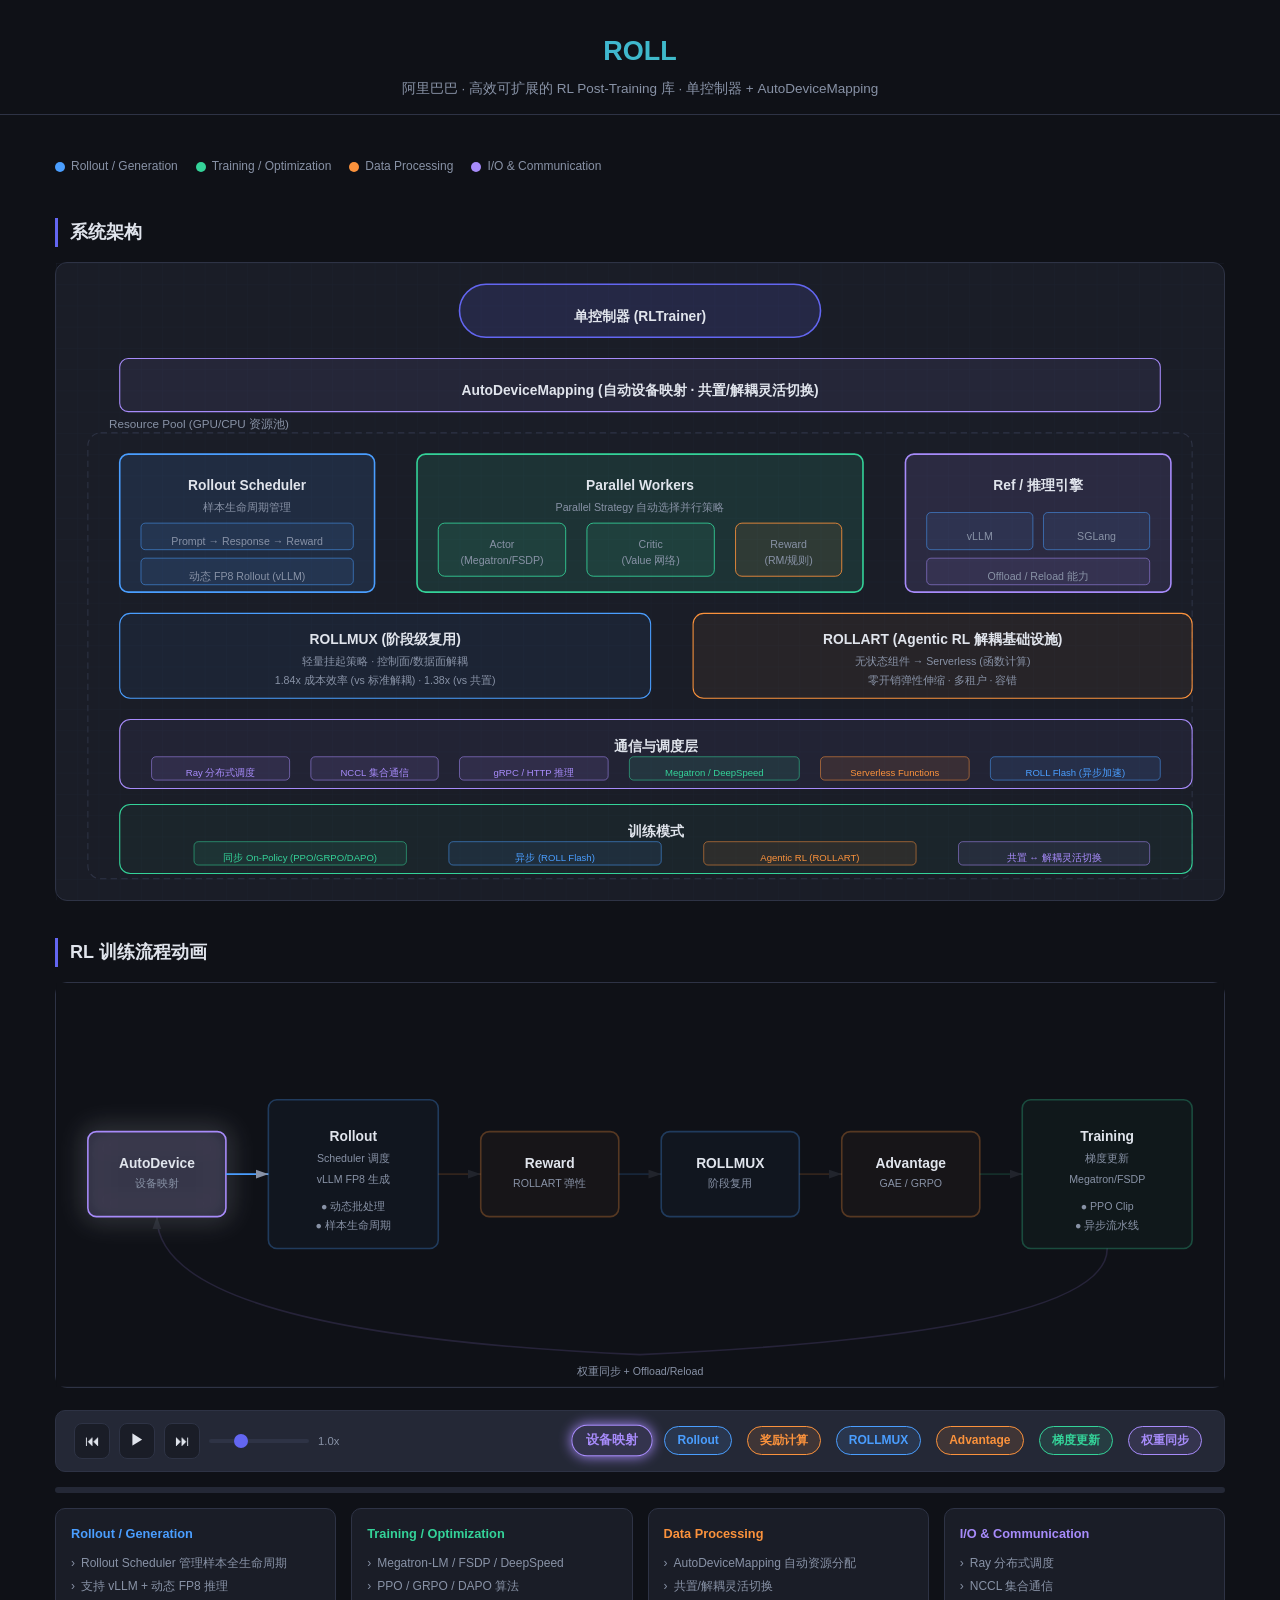
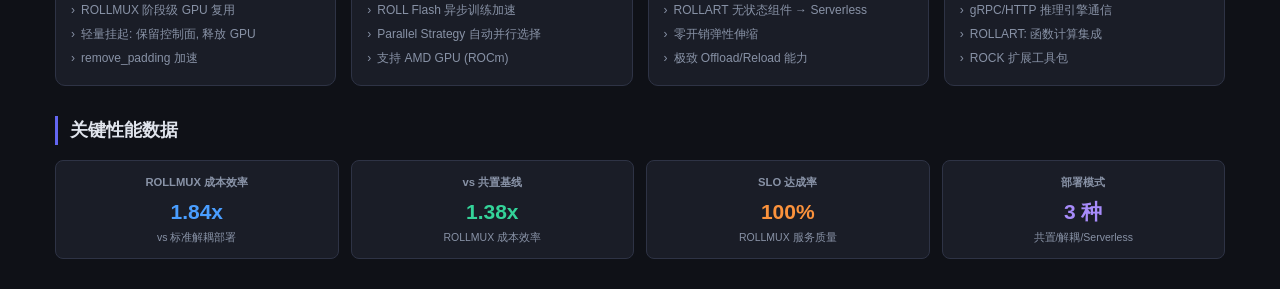
<file: diagrams/roll.html>
<!DOCTYPE html>
<html lang="zh-CN">
<head>
<meta charset="UTF-8">
<meta name="viewport" content="width=device-width, initial-scale=1.0">
<title>ROLL - 架构与训练流程</title>
<link rel="stylesheet" href="shared.css">
</head>
<body>

<div class="page-header">
  <h1>ROLL</h1>
  <p class="subtitle">阿里巴巴 · 高效可扩展的 RL Post-Training 库 · 单控制器 + AutoDeviceMapping</p>
</div>

<div class="diagram-container">
  <div id="legend"></div>

  <!-- ===== Architecture Diagram ===== -->
  <h2 class="section-title">系统架构</h2>

  <svg id="arch-svg" class="svg-canvas" viewBox="0 0 1100 600">
    <defs>
      <pattern id="grid" width="20" height="20" patternUnits="userSpaceOnUse">
        <path d="M 20 0 L 0 0 0 20" fill="none" stroke="#1e2233" stroke-width="0.5"/>
      </pattern>
    </defs>
    <rect width="1100" height="600" fill="url(#grid)"/>

    <!-- Single Controller -->
    <rect x="380" y="20" width="340" height="50" rx="25" fill="rgba(99,102,241,.15)" stroke="#6366f1" stroke-width="1.5"/>
    <text x="550" y="50" class="comp-label" fill="#6366f1">单控制器 (RLTrainer)</text>

    <!-- AutoDeviceMapping -->
    <rect x="60" y="90" width="980" height="50" rx="8" fill="rgba(167,139,250,.08)" stroke="var(--io)" stroke-width="1"/>
    <text x="550" y="120" class="comp-label" fill="var(--io)">AutoDeviceMapping (自动设备映射 · 共置/解耦灵活切换)</text>

    <!-- Resource Pool -->
    <rect x="30" y="160" width="1040" height="420" rx="12" fill="none" stroke="#2e3345" stroke-width="1" stroke-dasharray="6,4"/>
    <text x="50" y="155" font-size="11" fill="#8892a6">Resource Pool (GPU/CPU 资源池)</text>

    <!-- Rollout Scheduler -->
    <g id="box-scheduler">
      <rect id="comp-scheduler" class="comp-box rollout" x="60" y="180" width="240" height="130"/>
      <text x="180" y="210" class="comp-label">Rollout Scheduler</text>
      <text x="180" y="230" class="comp-sublabel">样本生命周期管理</text>
      <rect x="80" y="245" width="200" height="25" rx="4" fill="rgba(74,158,255,.08)" stroke="var(--rollout)" stroke-width="0.5"/>
      <text x="180" y="262" class="comp-sublabel" fill="var(--rollout)">Prompt → Response → Reward</text>
      <rect x="80" y="278" width="200" height="25" rx="4" fill="rgba(74,158,255,.08)" stroke="var(--rollout)" stroke-width="0.5"/>
      <text x="180" y="295" class="comp-sublabel" fill="var(--rollout)">动态 FP8 Rollout (vLLM)</text>
    </g>

    <!-- Parallel Workers -->
    <g id="box-workers">
      <rect id="comp-workers" class="comp-box training" x="340" y="180" width="420" height="130"/>
      <text x="550" y="210" class="comp-label">Parallel Workers</text>
      <text x="550" y="230" class="comp-sublabel">Parallel Strategy 自动选择并行策略</text>

      <rect x="360" y="245" width="120" height="50" rx="6" fill="rgba(52,211,153,.08)" stroke="var(--training)" stroke-width="0.8"/>
      <text x="420" y="265" class="comp-sublabel" fill="var(--training)">Actor</text>
      <text x="420" y="280" class="comp-sublabel">(Megatron/FSDP)</text>

      <rect x="500" y="245" width="120" height="50" rx="6" fill="rgba(52,211,153,.08)" stroke="var(--training)" stroke-width="0.8"/>
      <text x="560" y="265" class="comp-sublabel" fill="var(--training)">Critic</text>
      <text x="560" y="280" class="comp-sublabel">(Value 网络)</text>

      <rect x="640" y="245" width="100" height="50" rx="6" fill="rgba(251,146,60,.08)" stroke="var(--data)" stroke-width="0.8"/>
      <text x="690" y="265" class="comp-sublabel" fill="var(--data)">Reward</text>
      <text x="690" y="280" class="comp-sublabel">(RM/规则)</text>
    </g>

    <!-- Reference -->
    <g id="box-ref">
      <rect id="comp-ref" class="comp-box io" x="800" y="180" width="250" height="130"/>
      <text x="925" y="210" class="comp-label">Ref / 推理引擎</text>
      <rect x="820" y="235" width="100" height="35" rx="4" fill="rgba(74,158,255,.08)" stroke="var(--rollout)" stroke-width="0.5"/>
      <text x="870" y="257" class="comp-sublabel" fill="var(--rollout)">vLLM</text>
      <rect x="930" y="235" width="100" height="35" rx="4" fill="rgba(74,158,255,.08)" stroke="var(--rollout)" stroke-width="0.5"/>
      <text x="980" y="257" class="comp-sublabel" fill="var(--rollout)">SGLang</text>
      <rect x="820" y="278" width="210" height="25" rx="4" fill="rgba(167,139,250,.08)" stroke="var(--io)" stroke-width="0.5"/>
      <text x="925" y="295" class="comp-sublabel" fill="var(--io)">Offload / Reload 能力</text>
    </g>

    <!-- ROLLMUX Layer -->
    <rect x="60" y="330" width="500" height="80" rx="10" fill="rgba(74,158,255,.06)" stroke="var(--rollout)" stroke-width="1"/>
    <text x="310" y="355" class="comp-label" fill="var(--rollout)">ROLLMUX (阶段级复用)</text>
    <text x="310" y="375" class="comp-sublabel">轻量挂起策略 · 控制面/数据面解耦</text>
    <text x="310" y="393" class="comp-sublabel" fill="var(--rollout)">1.84x 成本效率 (vs 标准解耦) · 1.38x (vs 共置)</text>

    <!-- ROLLART Layer -->
    <rect x="600" y="330" width="470" height="80" rx="10" fill="rgba(251,146,60,.06)" stroke="var(--data)" stroke-width="1"/>
    <text x="835" y="355" class="comp-label" fill="var(--data)">ROLLART (Agentic RL 解耦基础设施)</text>
    <text x="835" y="375" class="comp-sublabel">无状态组件 → Serverless (函数计算)</text>
    <text x="835" y="393" class="comp-sublabel" fill="var(--data)">零开销弹性伸缩 · 多租户 · 容错</text>

    <!-- Communication Layer -->
    <rect x="60" y="430" width="1010" height="65" rx="10" fill="rgba(167,139,250,.06)" stroke="var(--io)" stroke-width="1"/>
    <text x="565" y="455" class="comp-label" fill="var(--io)">通信与调度层</text>
    <rect x="90" y="465" width="130" height="22" rx="4" fill="rgba(167,139,250,.1)" stroke="var(--io)" stroke-width="0.5"/>
    <text x="155" y="480" style="font-size:9px" fill="var(--io)" text-anchor="middle" dominant-baseline="central">Ray 分布式调度</text>
    <rect x="240" y="465" width="120" height="22" rx="4" fill="rgba(167,139,250,.1)" stroke="var(--io)" stroke-width="0.5"/>
    <text x="300" y="480" style="font-size:9px" fill="var(--io)" text-anchor="middle" dominant-baseline="central">NCCL 集合通信</text>
    <rect x="380" y="465" width="140" height="22" rx="4" fill="rgba(167,139,250,.1)" stroke="var(--io)" stroke-width="0.5"/>
    <text x="450" y="480" style="font-size:9px" fill="var(--io)" text-anchor="middle" dominant-baseline="central">gRPC / HTTP 推理</text>
    <rect x="540" y="465" width="160" height="22" rx="4" fill="rgba(52,211,153,.1)" stroke="var(--training)" stroke-width="0.5"/>
    <text x="620" y="480" style="font-size:9px" fill="var(--training)" text-anchor="middle" dominant-baseline="central">Megatron / DeepSpeed</text>
    <rect x="720" y="465" width="140" height="22" rx="4" fill="rgba(251,146,60,.1)" stroke="var(--data)" stroke-width="0.5"/>
    <text x="790" y="480" style="font-size:9px" fill="var(--data)" text-anchor="middle" dominant-baseline="central">Serverless Functions</text>
    <rect x="880" y="465" width="160" height="22" rx="4" fill="rgba(74,158,255,.1)" stroke="var(--rollout)" stroke-width="0.5"/>
    <text x="960" y="480" style="font-size:9px" fill="var(--rollout)" text-anchor="middle" dominant-baseline="central">ROLL Flash (异步加速)</text>

    <!-- Training Modes -->
    <rect x="60" y="510" width="1010" height="65" rx="10" fill="rgba(52,211,153,.04)" stroke="var(--training)" stroke-width="1"/>
    <text x="565" y="535" class="comp-label" fill="var(--training)">训练模式</text>
    <rect x="130" y="545" width="200" height="22" rx="4" fill="rgba(52,211,153,.08)" stroke="var(--training)" stroke-width="0.5"/>
    <text x="230" y="560" style="font-size:9px" fill="var(--training)" text-anchor="middle" dominant-baseline="central">同步 On-Policy (PPO/GRPO/DAPO)</text>
    <rect x="370" y="545" width="200" height="22" rx="4" fill="rgba(74,158,255,.08)" stroke="var(--rollout)" stroke-width="0.5"/>
    <text x="470" y="560" style="font-size:9px" fill="var(--rollout)" text-anchor="middle" dominant-baseline="central">异步 (ROLL Flash)</text>
    <rect x="610" y="545" width="200" height="22" rx="4" fill="rgba(251,146,60,.08)" stroke="var(--data)" stroke-width="0.5"/>
    <text x="710" y="560" style="font-size:9px" fill="var(--data)" text-anchor="middle" dominant-baseline="central">Agentic RL (ROLLART)</text>
    <rect x="850" y="545" width="180" height="22" rx="4" fill="rgba(167,139,250,.08)" stroke="var(--io)" stroke-width="0.5"/>
    <text x="940" y="560" style="font-size:9px" fill="var(--io)" text-anchor="middle" dominant-baseline="central">共置 ↔ 解耦灵活切换</text>
  </svg>

  <!-- ===== Training Flow Animation ===== -->
  <h2 class="section-title">RL 训练流程动画</h2>

  <svg id="flow-svg" class="svg-canvas" viewBox="0 0 1100 380">
    <rect width="1100" height="380" fill="#0f1117"/>

    <!-- Stage boxes -->
    <rect id="flow-automap" class="comp-box io" x="30" y="140" width="130" height="80"/>
    <text x="95" y="170" class="comp-label">AutoDevice</text>
    <text x="95" y="188" class="comp-sublabel">设备映射</text>

    <rect id="flow-rollout" class="comp-box rollout" x="200" y="110" width="160" height="140"/>
    <text x="280" y="145" class="comp-label">Rollout</text>
    <text x="280" y="165" class="comp-sublabel">Scheduler 调度</text>
    <text x="280" y="185" class="comp-sublabel">vLLM FP8 生成</text>
    <text x="280" y="210" class="comp-sublabel" fill="var(--rollout)">● 动态批处理</text>
    <text x="280" y="228" class="comp-sublabel" fill="var(--rollout)">● 样本生命周期</text>

    <rect id="flow-reward" class="comp-box data" x="400" y="140" width="130" height="80"/>
    <text x="465" y="170" class="comp-label">Reward</text>
    <text x="465" y="188" class="comp-sublabel">ROLLART 弹性</text>

    <rect id="flow-mux" class="comp-box rollout" x="570" y="140" width="130" height="80"/>
    <text x="635" y="170" class="comp-label">ROLLMUX</text>
    <text x="635" y="188" class="comp-sublabel">阶段复用</text>

    <rect id="flow-adv" class="comp-box data" x="740" y="140" width="130" height="80"/>
    <text x="805" y="170" class="comp-label">Advantage</text>
    <text x="805" y="188" class="comp-sublabel">GAE / GRPO</text>

    <rect id="flow-train" class="comp-box training" x="910" y="110" width="160" height="140"/>
    <text x="990" y="145" class="comp-label">Training</text>
    <text x="990" y="165" class="comp-sublabel">梯度更新</text>
    <text x="990" y="185" class="comp-sublabel">Megatron/FSDP</text>
    <text x="990" y="210" class="comp-sublabel" fill="var(--training)">● PPO Clip</text>
    <text x="990" y="228" class="comp-sublabel" fill="var(--training)">● 异步流水线</text>

    <!-- Arrows -->
    <path id="fp-a2r" class="flow-arrow rollout" d="M 160 180 L 200 180" marker-end="url(#arrowhead-rollout)"/>
    <path id="fp-r2w" class="flow-arrow data" d="M 360 180 L 400 180" marker-end="url(#arrowhead-data)"/>
    <path id="fp-w2m" class="flow-arrow rollout" d="M 530 180 L 570 180" marker-end="url(#arrowhead-rollout)"/>
    <path id="fp-m2a" class="flow-arrow data" d="M 700 180 L 740 180" marker-end="url(#arrowhead-data)"/>
    <path id="fp-a2t" class="flow-arrow training" d="M 870 180 L 910 180" marker-end="url(#arrowhead-training)"/>

    <!-- Loop back -->
    <path id="fp-sync" class="flow-arrow io" d="M 990 250 Q 990 330 550 350 Q 95 330 95 220"
          fill="none" marker-end="url(#arrowhead-io)" stroke-dasharray="6,3"/>
    <text x="550" y="365" class="comp-sublabel" fill="var(--io)">权重同步 + Offload/Reload</text>

    <!-- Particle paths -->
    <path id="pp1" d="M 95 180 L 200 180" fill="none" stroke="none"/>
    <path id="pp2" d="M 200 180 L 400 180" fill="none" stroke="none"/>
    <path id="pp3" d="M 400 180 L 570 180" fill="none" stroke="none"/>
    <path id="pp4" d="M 570 180 L 740 180" fill="none" stroke="none"/>
    <path id="pp5" d="M 740 180 L 910 180" fill="none" stroke="none"/>
    <path id="pp6" d="M 990 250 Q 990 330 550 350 Q 95 330 95 220" fill="none" stroke="none"/>
  </svg>

  <div id="controls"></div>

  <!-- Info Cards -->
  <div class="info-grid">
    <div class="info-card rollout">
      <h3>Rollout / Generation</h3>
      <ul>
        <li>Rollout Scheduler 管理样本全生命周期</li>
        <li>支持 vLLM + 动态 FP8 推理</li>
        <li>ROLLMUX 阶段级 GPU 复用</li>
        <li>轻量挂起: 保留控制面, 释放 GPU</li>
        <li>remove_padding 加速</li>
      </ul>
    </div>
    <div class="info-card training">
      <h3>Training / Optimization</h3>
      <ul>
        <li>Megatron-LM / FSDP / DeepSpeed</li>
        <li>PPO / GRPO / DAPO 算法</li>
        <li>ROLL Flash 异步训练加速</li>
        <li>Parallel Strategy 自动并行选择</li>
        <li>支持 AMD GPU (ROCm)</li>
      </ul>
    </div>
    <div class="info-card data">
      <h3>Data Processing</h3>
      <ul>
        <li>AutoDeviceMapping 自动资源分配</li>
        <li>共置/解耦灵活切换</li>
        <li>ROLLART 无状态组件 → Serverless</li>
        <li>零开销弹性伸缩</li>
        <li>极致 Offload/Reload 能力</li>
      </ul>
    </div>
    <div class="info-card io">
      <h3>I/O & Communication</h3>
      <ul>
        <li>Ray 分布式调度</li>
        <li>NCCL 集合通信</li>
        <li>gRPC/HTTP 推理引擎通信</li>
        <li>ROLLART: 函数计算集成</li>
        <li>ROCK 扩展工具包</li>
      </ul>
    </div>
  </div>

  <!-- Metrics -->
  <h2 class="section-title">关键性能数据</h2>
  <div class="comparison-row">
    <div class="comparison-cell">
      <h4>ROLLMUX 成本效率</h4>
      <div style="font-size:1.4rem;color:var(--rollout);font-weight:700">1.84x</div>
      <div style="font-size:0.7rem;color:var(--text-muted)">vs 标准解耦部署</div>
    </div>
    <div class="comparison-cell">
      <h4>vs 共置基线</h4>
      <div style="font-size:1.4rem;color:var(--training);font-weight:700">1.38x</div>
      <div style="font-size:0.7rem;color:var(--text-muted)">ROLLMUX 成本效率</div>
    </div>
    <div class="comparison-cell">
      <h4>SLO 达成率</h4>
      <div style="font-size:1.4rem;color:var(--data);font-weight:700">100%</div>
      <div style="font-size:0.7rem;color:var(--text-muted)">ROLLMUX 服务质量</div>
    </div>
    <div class="comparison-cell">
      <h4>部署模式</h4>
      <div style="font-size:1.4rem;color:var(--io);font-weight:700">3 种</div>
      <div style="font-size:0.7rem;color:var(--text-muted)">共置/解耦/Serverless</div>
    </div>
  </div>
</div>

<script src="shared.js"></script>
<script>
document.addEventListener('DOMContentLoaded', () => {
  document.querySelectorAll('svg').forEach(svg => injectArrowMarkers(svg));
  buildLegend(document.getElementById('legend'));

  const flowSvg = document.getElementById('flow-svg');
  const stages = [
    { id: 'automap', label: '设备映射', category: 'io', duration: 1200,
      components: ['flow-automap'], arrows: ['fp-a2r'],
      particles: [{ pathId: 'pp1', category: 'io', count: 3, stagger: 0.2 }] },
    { id: 'rollout', label: 'Rollout', category: 'rollout', duration: 2800,
      components: ['flow-automap', 'flow-rollout'], arrows: ['fp-a2r', 'fp-r2w'],
      particles: [{ pathId: 'pp2', category: 'rollout', count: 5, stagger: 0.12 }] },
    { id: 'reward', label: '奖励计算', category: 'data', duration: 1500,
      components: ['flow-rollout', 'flow-reward'], arrows: ['fp-r2w', 'fp-w2m'],
      particles: [{ pathId: 'pp3', category: 'data', count: 4, stagger: 0.15 }] },
    { id: 'mux', label: 'ROLLMUX', category: 'rollout', duration: 1200,
      components: ['flow-reward', 'flow-mux'], arrows: ['fp-w2m', 'fp-m2a'],
      particles: [{ pathId: 'pp4', category: 'rollout', count: 3, stagger: 0.2 }] },
    { id: 'adv', label: 'Advantage', category: 'data', duration: 1000,
      components: ['flow-mux', 'flow-adv'], arrows: ['fp-m2a', 'fp-a2t'],
      particles: [{ pathId: 'pp5', category: 'data', count: 3, stagger: 0.2 }] },
    { id: 'train', label: '梯度更新', category: 'training', duration: 2500,
      components: ['flow-adv', 'flow-train'], arrows: ['fp-a2t'],
      particles: [{ pathId: 'pp5', category: 'training', count: 4, stagger: 0.15 }] },
    { id: 'sync', label: '权重同步', category: 'io', duration: 1800,
      components: ['flow-train', 'flow-automap'], arrows: ['fp-sync'],
      particles: [{ pathId: 'pp6', category: 'io', count: 5, stagger: 0.1 }] },
  ];

  const animator = new TrainingFlowAnimator(flowSvg, stages, { loop: true });
  animator.mount(document.getElementById('controls'));
});
</script>
</body>
</html>
</file>
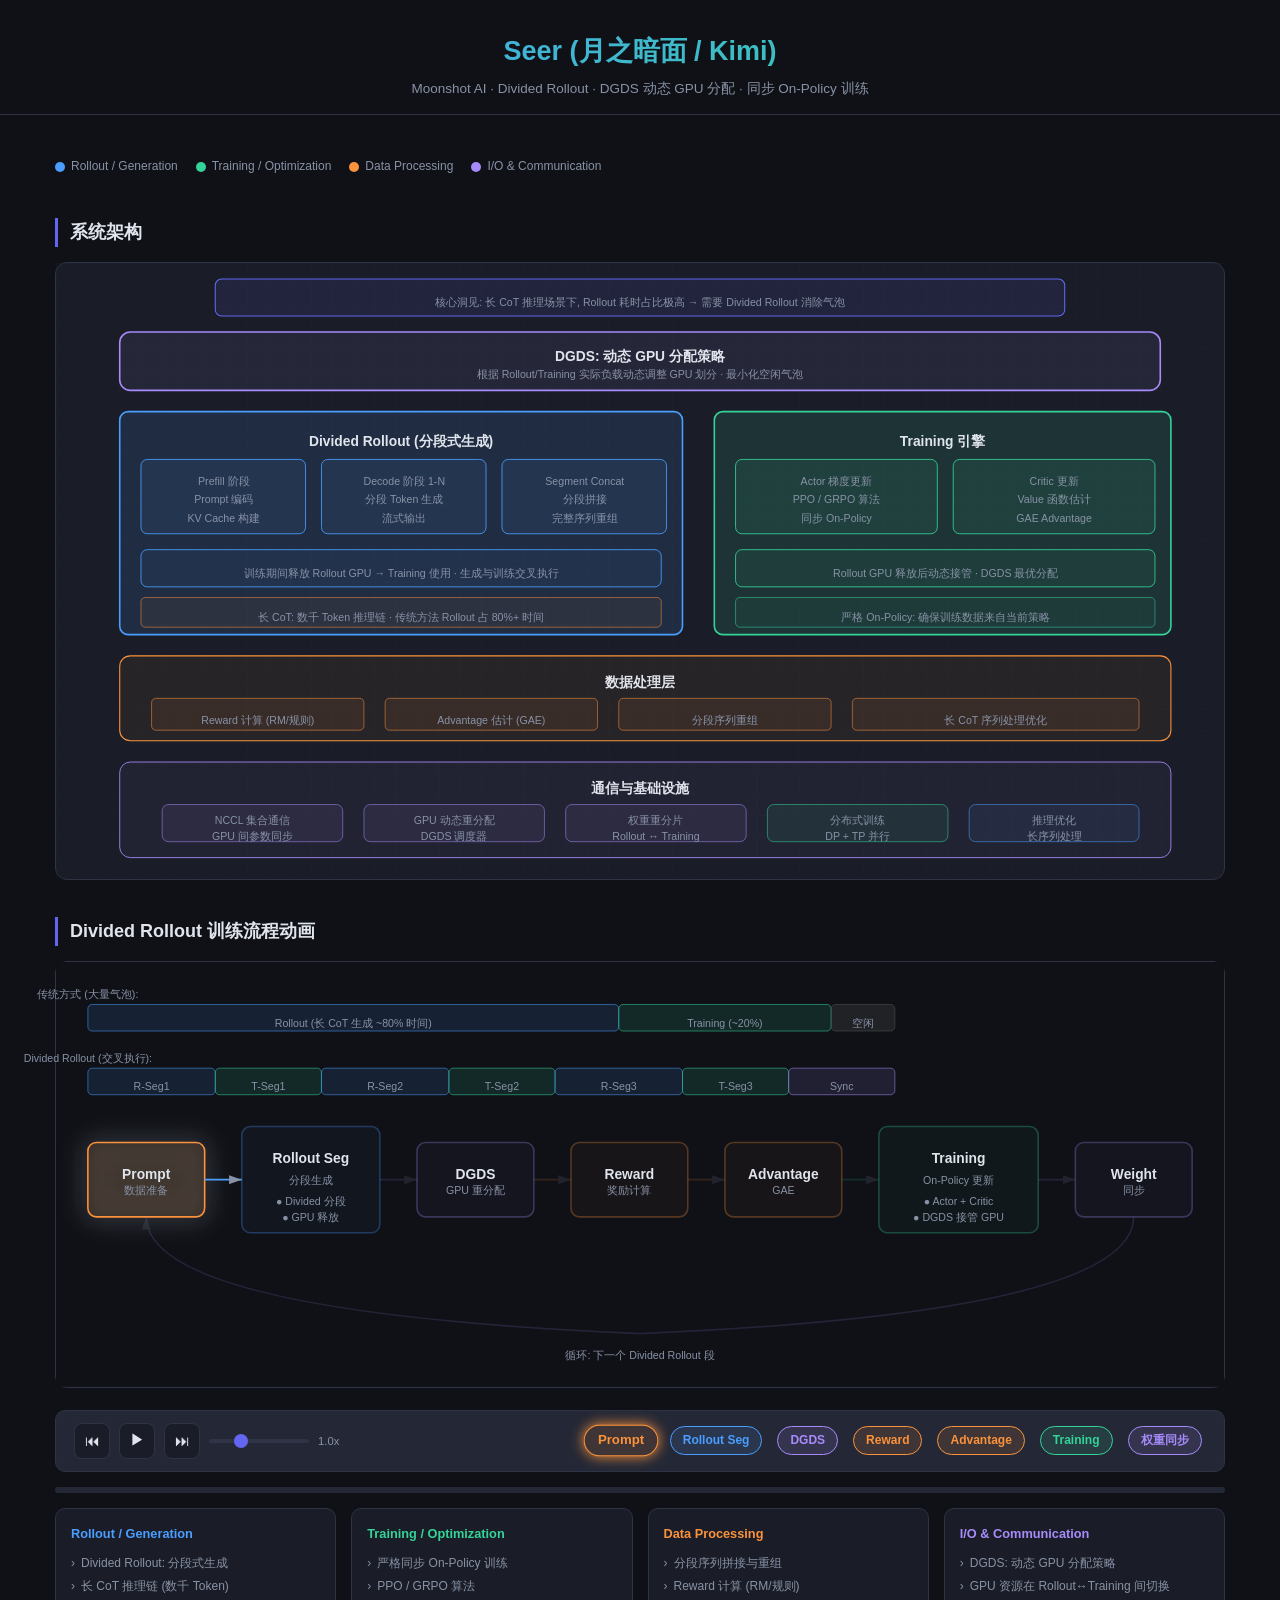
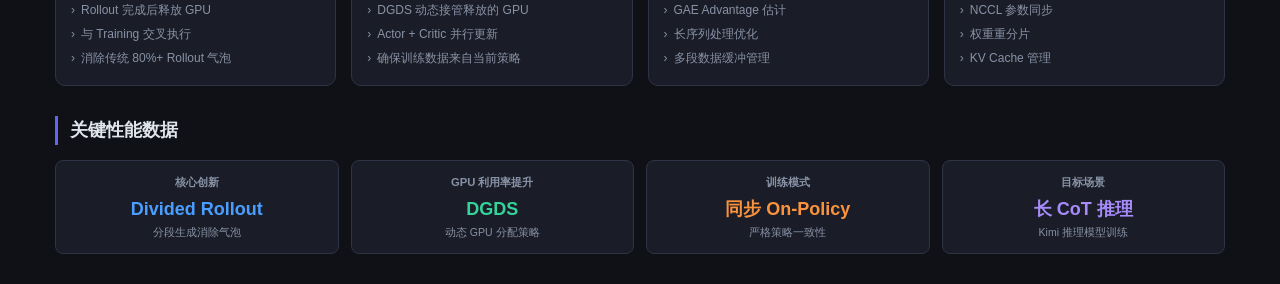
<file: diagrams/seer.html>
<!DOCTYPE html>
<html lang="zh-CN">
<head>
<meta charset="UTF-8">
<meta name="viewport" content="width=device-width, initial-scale=1.0">
<title>Seer - 架构与训练流程</title>
<link rel="stylesheet" href="shared.css">
</head>
<body>

<div class="page-header">
  <h1>Seer (月之暗面 / Kimi)</h1>
  <p class="subtitle">Moonshot AI · Divided Rollout · DGDS 动态 GPU 分配 · 同步 On-Policy 训练</p>
</div>

<div class="diagram-container">
  <div id="legend"></div>

  <h2 class="section-title">系统架构</h2>

  <svg id="arch-svg" class="svg-canvas" viewBox="0 0 1100 580">
    <defs>
      <pattern id="grid" width="20" height="20" patternUnits="userSpaceOnUse">
        <path d="M 20 0 L 0 0 0 20" fill="none" stroke="#1e2233" stroke-width="0.5"/>
      </pattern>
    </defs>
    <rect width="1100" height="580" fill="url(#grid)"/>

    <!-- Top: Core insight -->
    <rect x="150" y="15" width="800" height="35" rx="6" fill="rgba(99,102,241,.1)" stroke="#6366f1" stroke-width="1"/>
    <text x="550" y="37" class="comp-sublabel" fill="#6366f1">核心洞见: 长 CoT 推理场景下, Rollout 耗时占比极高 → 需要 Divided Rollout 消除气泡</text>

    <!-- DGDS: Dynamic GPU Distribution Strategy -->
    <rect x="60" y="65" width="980" height="55" rx="10" fill="rgba(167,139,250,.08)" stroke="var(--io)" stroke-width="1.5"/>
    <text x="550" y="88" class="comp-label" fill="var(--io)">DGDS: 动态 GPU 分配策略</text>
    <text x="550" y="105" class="comp-sublabel">根据 Rollout/Training 实际负载动态调整 GPU 划分 · 最小化空闲气泡</text>

    <!-- Divided Rollout -->
    <g id="box-rollout">
      <rect id="comp-rollout" class="comp-box rollout" x="60" y="140" width="530" height="210"/>
      <text x="325" y="168" class="comp-label">Divided Rollout (分段式生成)</text>

      <!-- Three sub-phases -->
      <rect x="80" y="185" width="155" height="70" rx="6" fill="rgba(74,158,255,.08)" stroke="var(--rollout)" stroke-width="0.8"/>
      <text x="158" y="205" class="comp-sublabel" fill="var(--rollout)">Prefill 阶段</text>
      <text x="158" y="222" class="comp-sublabel">Prompt 编码</text>
      <text x="158" y="240" class="comp-sublabel">KV Cache 构建</text>

      <rect x="250" y="185" width="155" height="70" rx="6" fill="rgba(74,158,255,.08)" stroke="var(--rollout)" stroke-width="0.8"/>
      <text x="328" y="205" class="comp-sublabel" fill="var(--rollout)">Decode 阶段 1-N</text>
      <text x="328" y="222" class="comp-sublabel">分段 Token 生成</text>
      <text x="328" y="240" class="comp-sublabel">流式输出</text>

      <rect x="420" y="185" width="155" height="70" rx="6" fill="rgba(74,158,255,.08)" stroke="var(--rollout)" stroke-width="0.8"/>
      <text x="498" y="205" class="comp-sublabel" fill="var(--rollout)">Segment Concat</text>
      <text x="498" y="222" class="comp-sublabel">分段拼接</text>
      <text x="498" y="240" class="comp-sublabel">完整序列重组</text>

      <rect x="80" y="270" width="490" height="35" rx="6" fill="rgba(74,158,255,.06)" stroke="var(--rollout)" stroke-width="0.8"/>
      <text x="325" y="292" class="comp-sublabel" fill="var(--rollout)">训练期间释放 Rollout GPU → Training 使用 · 生成与训练交叉执行</text>

      <rect x="80" y="315" width="490" height="28" rx="4" fill="rgba(251,146,60,.06)" stroke="var(--data)" stroke-width="0.5"/>
      <text x="325" y="333" class="comp-sublabel" fill="var(--data)">长 CoT: 数千 Token 推理链 · 传统方法 Rollout 占 80%+ 时间</text>
    </g>

    <!-- Training -->
    <g id="box-training">
      <rect id="comp-training" class="comp-box training" x="620" y="140" width="430" height="210"/>
      <text x="835" y="168" class="comp-label">Training 引擎</text>

      <rect x="640" y="185" width="190" height="70" rx="6" fill="rgba(52,211,153,.08)" stroke="var(--training)" stroke-width="0.8"/>
      <text x="735" y="205" class="comp-sublabel" fill="var(--training)">Actor 梯度更新</text>
      <text x="735" y="222" class="comp-sublabel">PPO / GRPO 算法</text>
      <text x="735" y="240" class="comp-sublabel">同步 On-Policy</text>

      <rect x="845" y="185" width="190" height="70" rx="6" fill="rgba(52,211,153,.08)" stroke="var(--training)" stroke-width="0.8"/>
      <text x="940" y="205" class="comp-sublabel" fill="var(--training)">Critic 更新</text>
      <text x="940" y="222" class="comp-sublabel">Value 函数估计</text>
      <text x="940" y="240" class="comp-sublabel">GAE Advantage</text>

      <rect x="640" y="270" width="395" height="35" rx="6" fill="rgba(52,211,153,.06)" stroke="var(--training)" stroke-width="0.8"/>
      <text x="838" y="292" class="comp-sublabel" fill="var(--training)">Rollout GPU 释放后动态接管 · DGDS 最优分配</text>

      <rect x="640" y="315" width="395" height="28" rx="4" fill="rgba(52,211,153,.05)" stroke="var(--training)" stroke-width="0.5"/>
      <text x="838" y="333" class="comp-sublabel" fill="var(--training)">严格 On-Policy: 确保训练数据来自当前策略</text>
    </g>

    <!-- Data Processing Layer -->
    <rect x="60" y="370" width="990" height="80" rx="10" fill="rgba(251,146,60,.06)" stroke="var(--data)" stroke-width="1"/>
    <text x="550" y="395" class="comp-label" fill="var(--data)">数据处理层</text>

    <rect x="90" y="410" width="200" height="30" rx="4" fill="rgba(251,146,60,.08)" stroke="var(--data)" stroke-width="0.5"/>
    <text x="190" y="430" class="comp-sublabel" fill="var(--data)">Reward 计算 (RM/规则)</text>

    <rect x="310" y="410" width="200" height="30" rx="4" fill="rgba(251,146,60,.08)" stroke="var(--data)" stroke-width="0.5"/>
    <text x="410" y="430" class="comp-sublabel" fill="var(--data)">Advantage 估计 (GAE)</text>

    <rect x="530" y="410" width="200" height="30" rx="4" fill="rgba(251,146,60,.08)" stroke="var(--data)" stroke-width="0.5"/>
    <text x="630" y="430" class="comp-sublabel" fill="var(--data)">分段序列重组</text>

    <rect x="750" y="410" width="270" height="30" rx="4" fill="rgba(251,146,60,.08)" stroke="var(--data)" stroke-width="0.5"/>
    <text x="885" y="430" class="comp-sublabel" fill="var(--data)">长 CoT 序列处理优化</text>

    <!-- Communication Layer -->
    <rect x="60" y="470" width="990" height="90" rx="10" fill="rgba(167,139,250,.05)" stroke="var(--io)" stroke-width="0.8"/>
    <text x="550" y="495" class="comp-label" fill="var(--io)">通信与基础设施</text>

    <rect x="100" y="510" width="170" height="35" rx="6" fill="rgba(167,139,250,.08)" stroke="var(--io)" stroke-width="0.5"/>
    <text x="185" y="525" class="comp-sublabel" fill="var(--io)">NCCL 集合通信</text>
    <text x="185" y="540" class="comp-sublabel">GPU 间参数同步</text>

    <rect x="290" y="510" width="170" height="35" rx="6" fill="rgba(167,139,250,.08)" stroke="var(--io)" stroke-width="0.5"/>
    <text x="375" y="525" class="comp-sublabel" fill="var(--io)">GPU 动态重分配</text>
    <text x="375" y="540" class="comp-sublabel">DGDS 调度器</text>

    <rect x="480" y="510" width="170" height="35" rx="6" fill="rgba(167,139,250,.08)" stroke="var(--io)" stroke-width="0.5"/>
    <text x="565" y="525" class="comp-sublabel" fill="var(--io)">权重重分片</text>
    <text x="565" y="540" class="comp-sublabel">Rollout ↔ Training</text>

    <rect x="670" y="510" width="170" height="35" rx="6" fill="rgba(52,211,153,.08)" stroke="var(--training)" stroke-width="0.5"/>
    <text x="755" y="525" class="comp-sublabel" fill="var(--training)">分布式训练</text>
    <text x="755" y="540" class="comp-sublabel">DP + TP 并行</text>

    <rect x="860" y="510" width="160" height="35" rx="6" fill="rgba(74,158,255,.08)" stroke="var(--rollout)" stroke-width="0.5"/>
    <text x="940" y="525" class="comp-sublabel" fill="var(--rollout)">推理优化</text>
    <text x="940" y="540" class="comp-sublabel">长序列处理</text>
  </svg>

  <h2 class="section-title">Divided Rollout 训练流程动画</h2>

  <svg id="flow-svg" class="svg-canvas" viewBox="0 0 1100 400">
    <rect width="1100" height="400" fill="#0f1117"/>

    <!-- Timeline visualization showing interleaved rollout/training -->
    <text x="30" y="30" class="comp-sublabel" fill="var(--text-muted)">传统方式 (大量气泡):</text>
    <rect x="30" y="40" width="500" height="25" rx="4" fill="var(--rollout-bg)" stroke="var(--rollout)" stroke-width="0.5"/>
    <text x="280" y="57" class="comp-sublabel" fill="var(--rollout)">Rollout (长 CoT 生成 ~80% 时间)</text>
    <rect x="530" y="40" width="200" height="25" rx="4" fill="var(--training-bg)" stroke="var(--training)" stroke-width="0.5"/>
    <text x="630" y="57" class="comp-sublabel" fill="var(--training)">Training (~20%)</text>
    <rect x="730" y="40" width="60" height="25" rx="4" fill="rgba(100,100,100,.2)" stroke="#555" stroke-width="0.5"/>
    <text x="760" y="57" class="comp-sublabel" fill="#888">空闲</text>

    <text x="30" y="90" class="comp-sublabel" fill="var(--text-muted)">Divided Rollout (交叉执行):</text>
    <rect x="30" y="100" width="120" height="25" rx="4" fill="var(--rollout-bg)" stroke="var(--rollout)" stroke-width="0.5"/>
    <text x="90" y="117" class="comp-sublabel" fill="var(--rollout)">R-Seg1</text>
    <rect x="150" y="100" width="100" height="25" rx="4" fill="var(--training-bg)" stroke="var(--training)" stroke-width="0.5"/>
    <text x="200" y="117" class="comp-sublabel" fill="var(--training)">T-Seg1</text>
    <rect x="250" y="100" width="120" height="25" rx="4" fill="var(--rollout-bg)" stroke="var(--rollout)" stroke-width="0.5"/>
    <text x="310" y="117" class="comp-sublabel" fill="var(--rollout)">R-Seg2</text>
    <rect x="370" y="100" width="100" height="25" rx="4" fill="var(--training-bg)" stroke="var(--training)" stroke-width="0.5"/>
    <text x="420" y="117" class="comp-sublabel" fill="var(--training)">T-Seg2</text>
    <rect x="470" y="100" width="120" height="25" rx="4" fill="var(--rollout-bg)" stroke="var(--rollout)" stroke-width="0.5"/>
    <text x="530" y="117" class="comp-sublabel" fill="var(--rollout)">R-Seg3</text>
    <rect x="590" y="100" width="100" height="25" rx="4" fill="var(--training-bg)" stroke="var(--training)" stroke-width="0.5"/>
    <text x="640" y="117" class="comp-sublabel" fill="var(--training)">T-Seg3</text>
    <rect x="690" y="100" width="100" height="25" rx="4" fill="var(--io-bg)" stroke="var(--io)" stroke-width="0.5"/>
    <text x="740" y="117" class="comp-sublabel" fill="var(--io)">Sync</text>

    <!-- Flow diagram -->
    <rect id="flow-prompt" class="comp-box data" x="30" y="170" width="110" height="70"/>
    <text x="85" y="200" class="comp-label">Prompt</text>
    <text x="85" y="215" class="comp-sublabel">数据准备</text>

    <rect id="flow-seg1" class="comp-box rollout" x="175" y="155" width="130" height="100"/>
    <text x="240" y="185" class="comp-label">Rollout Seg</text>
    <text x="240" y="205" class="comp-sublabel">分段生成</text>
    <text x="240" y="225" class="comp-sublabel" fill="var(--rollout)">● Divided 分段</text>
    <text x="240" y="240" class="comp-sublabel" fill="var(--rollout)">● GPU 释放</text>

    <rect id="flow-dgds" class="comp-box io" x="340" y="170" width="110" height="70"/>
    <text x="395" y="200" class="comp-label">DGDS</text>
    <text x="395" y="215" class="comp-sublabel">GPU 重分配</text>

    <rect id="flow-reward" class="comp-box data" x="485" y="170" width="110" height="70"/>
    <text x="540" y="200" class="comp-label">Reward</text>
    <text x="540" y="215" class="comp-sublabel">奖励计算</text>

    <rect id="flow-adv" class="comp-box data" x="630" y="170" width="110" height="70"/>
    <text x="685" y="200" class="comp-label">Advantage</text>
    <text x="685" y="215" class="comp-sublabel">GAE</text>

    <rect id="flow-train" class="comp-box training" x="775" y="155" width="150" height="100"/>
    <text x="850" y="185" class="comp-label">Training</text>
    <text x="850" y="205" class="comp-sublabel">On-Policy 更新</text>
    <text x="850" y="225" class="comp-sublabel" fill="var(--training)">● Actor + Critic</text>
    <text x="850" y="240" class="comp-sublabel" fill="var(--training)">● DGDS 接管 GPU</text>

    <rect id="flow-sync" class="comp-box io" x="960" y="170" width="110" height="70"/>
    <text x="1015" y="200" class="comp-label">Weight</text>
    <text x="1015" y="215" class="comp-sublabel">同步</text>

    <path id="fp1" class="flow-arrow rollout" d="M 140 205 L 175 205" marker-end="url(#arrowhead-rollout)"/>
    <path id="fp2" class="flow-arrow io" d="M 305 205 L 340 205" marker-end="url(#arrowhead-io)"/>
    <path id="fp3" class="flow-arrow data" d="M 450 205 L 485 205" marker-end="url(#arrowhead-data)"/>
    <path id="fp4" class="flow-arrow data" d="M 595 205 L 630 205" marker-end="url(#arrowhead-data)"/>
    <path id="fp5" class="flow-arrow training" d="M 740 205 L 775 205" marker-end="url(#arrowhead-training)"/>
    <path id="fp6" class="flow-arrow io" d="M 925 205 L 960 205" marker-end="url(#arrowhead-io)"/>
    <path id="fp-back" class="flow-arrow io" d="M 1015 240 Q 1015 330 550 350 Q 85 330 85 240"
          fill="none" marker-end="url(#arrowhead-io)" stroke-dasharray="6,3"/>
    <text x="550" y="370" class="comp-sublabel" fill="var(--io)">循环: 下一个 Divided Rollout 段</text>

    <path id="pp1" d="M 85 205 L 175 205" fill="none" stroke="none"/>
    <path id="pp2" d="M 175 205 L 340 205" fill="none" stroke="none"/>
    <path id="pp3" d="M 340 205 L 485 205" fill="none" stroke="none"/>
    <path id="pp4" d="M 485 205 L 630 205" fill="none" stroke="none"/>
    <path id="pp5" d="M 630 205 L 775 205" fill="none" stroke="none"/>
    <path id="pp6" d="M 775 205 L 960 205" fill="none" stroke="none"/>
    <path id="pp7" d="M 1015 240 Q 1015 330 550 350 Q 85 330 85 240" fill="none" stroke="none"/>
  </svg>

  <div id="controls"></div>

  <div class="info-grid">
    <div class="info-card rollout">
      <h3>Rollout / Generation</h3>
      <ul>
        <li>Divided Rollout: 分段式生成</li>
        <li>长 CoT 推理链 (数千 Token)</li>
        <li>Rollout 完成后释放 GPU</li>
        <li>与 Training 交叉执行</li>
        <li>消除传统 80%+ Rollout 气泡</li>
      </ul>
    </div>
    <div class="info-card training">
      <h3>Training / Optimization</h3>
      <ul>
        <li>严格同步 On-Policy 训练</li>
        <li>PPO / GRPO 算法</li>
        <li>DGDS 动态接管释放的 GPU</li>
        <li>Actor + Critic 并行更新</li>
        <li>确保训练数据来自当前策略</li>
      </ul>
    </div>
    <div class="info-card data">
      <h3>Data Processing</h3>
      <ul>
        <li>分段序列拼接与重组</li>
        <li>Reward 计算 (RM/规则)</li>
        <li>GAE Advantage 估计</li>
        <li>长序列处理优化</li>
        <li>多段数据缓冲管理</li>
      </ul>
    </div>
    <div class="info-card io">
      <h3>I/O & Communication</h3>
      <ul>
        <li>DGDS: 动态 GPU 分配策略</li>
        <li>GPU 资源在 Rollout↔Training 间切换</li>
        <li>NCCL 参数同步</li>
        <li>权重重分片</li>
        <li>KV Cache 管理</li>
      </ul>
    </div>
  </div>

  <h2 class="section-title">关键性能数据</h2>
  <div class="comparison-row">
    <div class="comparison-cell">
      <h4>核心创新</h4>
      <div style="font-size:1.2rem;color:var(--rollout);font-weight:700">Divided Rollout</div>
      <div style="font-size:0.7rem;color:var(--text-muted)">分段生成消除气泡</div>
    </div>
    <div class="comparison-cell">
      <h4>GPU 利用率提升</h4>
      <div style="font-size:1.2rem;color:var(--training);font-weight:700">DGDS</div>
      <div style="font-size:0.7rem;color:var(--text-muted)">动态 GPU 分配策略</div>
    </div>
    <div class="comparison-cell">
      <h4>训练模式</h4>
      <div style="font-size:1.2rem;color:var(--data);font-weight:700">同步 On-Policy</div>
      <div style="font-size:0.7rem;color:var(--text-muted)">严格策略一致性</div>
    </div>
    <div class="comparison-cell">
      <h4>目标场景</h4>
      <div style="font-size:1.2rem;color:var(--io);font-weight:700">长 CoT 推理</div>
      <div style="font-size:0.7rem;color:var(--text-muted)">Kimi 推理模型训练</div>
    </div>
  </div>
</div>

<script src="shared.js"></script>
<script>
document.addEventListener('DOMContentLoaded', () => {
  document.querySelectorAll('svg').forEach(svg => injectArrowMarkers(svg));
  buildLegend(document.getElementById('legend'));

  const flowSvg = document.getElementById('flow-svg');
  const stages = [
    { id: 'prompt', label: 'Prompt', category: 'data', duration: 1000,
      components: ['flow-prompt'], arrows: ['fp1'],
      particles: [{ pathId: 'pp1', category: 'data', count: 3, stagger: 0.2 }] },
    { id: 'seg', label: 'Rollout Seg', category: 'rollout', duration: 2500,
      components: ['flow-prompt', 'flow-seg1'], arrows: ['fp1', 'fp2'],
      particles: [{ pathId: 'pp2', category: 'rollout', count: 5, stagger: 0.12 }] },
    { id: 'dgds', label: 'DGDS', category: 'io', duration: 1000,
      components: ['flow-seg1', 'flow-dgds'], arrows: ['fp2', 'fp3'],
      particles: [{ pathId: 'pp3', category: 'io', count: 3, stagger: 0.2 }] },
    { id: 'reward', label: 'Reward', category: 'data', duration: 1200,
      components: ['flow-dgds', 'flow-reward'], arrows: ['fp3', 'fp4'],
      particles: [{ pathId: 'pp4', category: 'data', count: 3, stagger: 0.2 }] },
    { id: 'adv', label: 'Advantage', category: 'data', duration: 1000,
      components: ['flow-reward', 'flow-adv'], arrows: ['fp4', 'fp5'],
      particles: [{ pathId: 'pp5', category: 'data', count: 3, stagger: 0.2 }] },
    { id: 'train', label: 'Training', category: 'training', duration: 2500,
      components: ['flow-adv', 'flow-train'], arrows: ['fp5', 'fp6'],
      particles: [{ pathId: 'pp6', category: 'training', count: 4, stagger: 0.15 }] },
    { id: 'sync', label: '权重同步', category: 'io', duration: 1500,
      components: ['flow-train', 'flow-sync'], arrows: ['fp6', 'fp-back'],
      particles: [{ pathId: 'pp7', category: 'io', count: 5, stagger: 0.1 }] },
  ];

  const animator = new TrainingFlowAnimator(flowSvg, stages, { loop: true });
  animator.mount(document.getElementById('controls'));
});
</script>
</body>
</html>
</file>
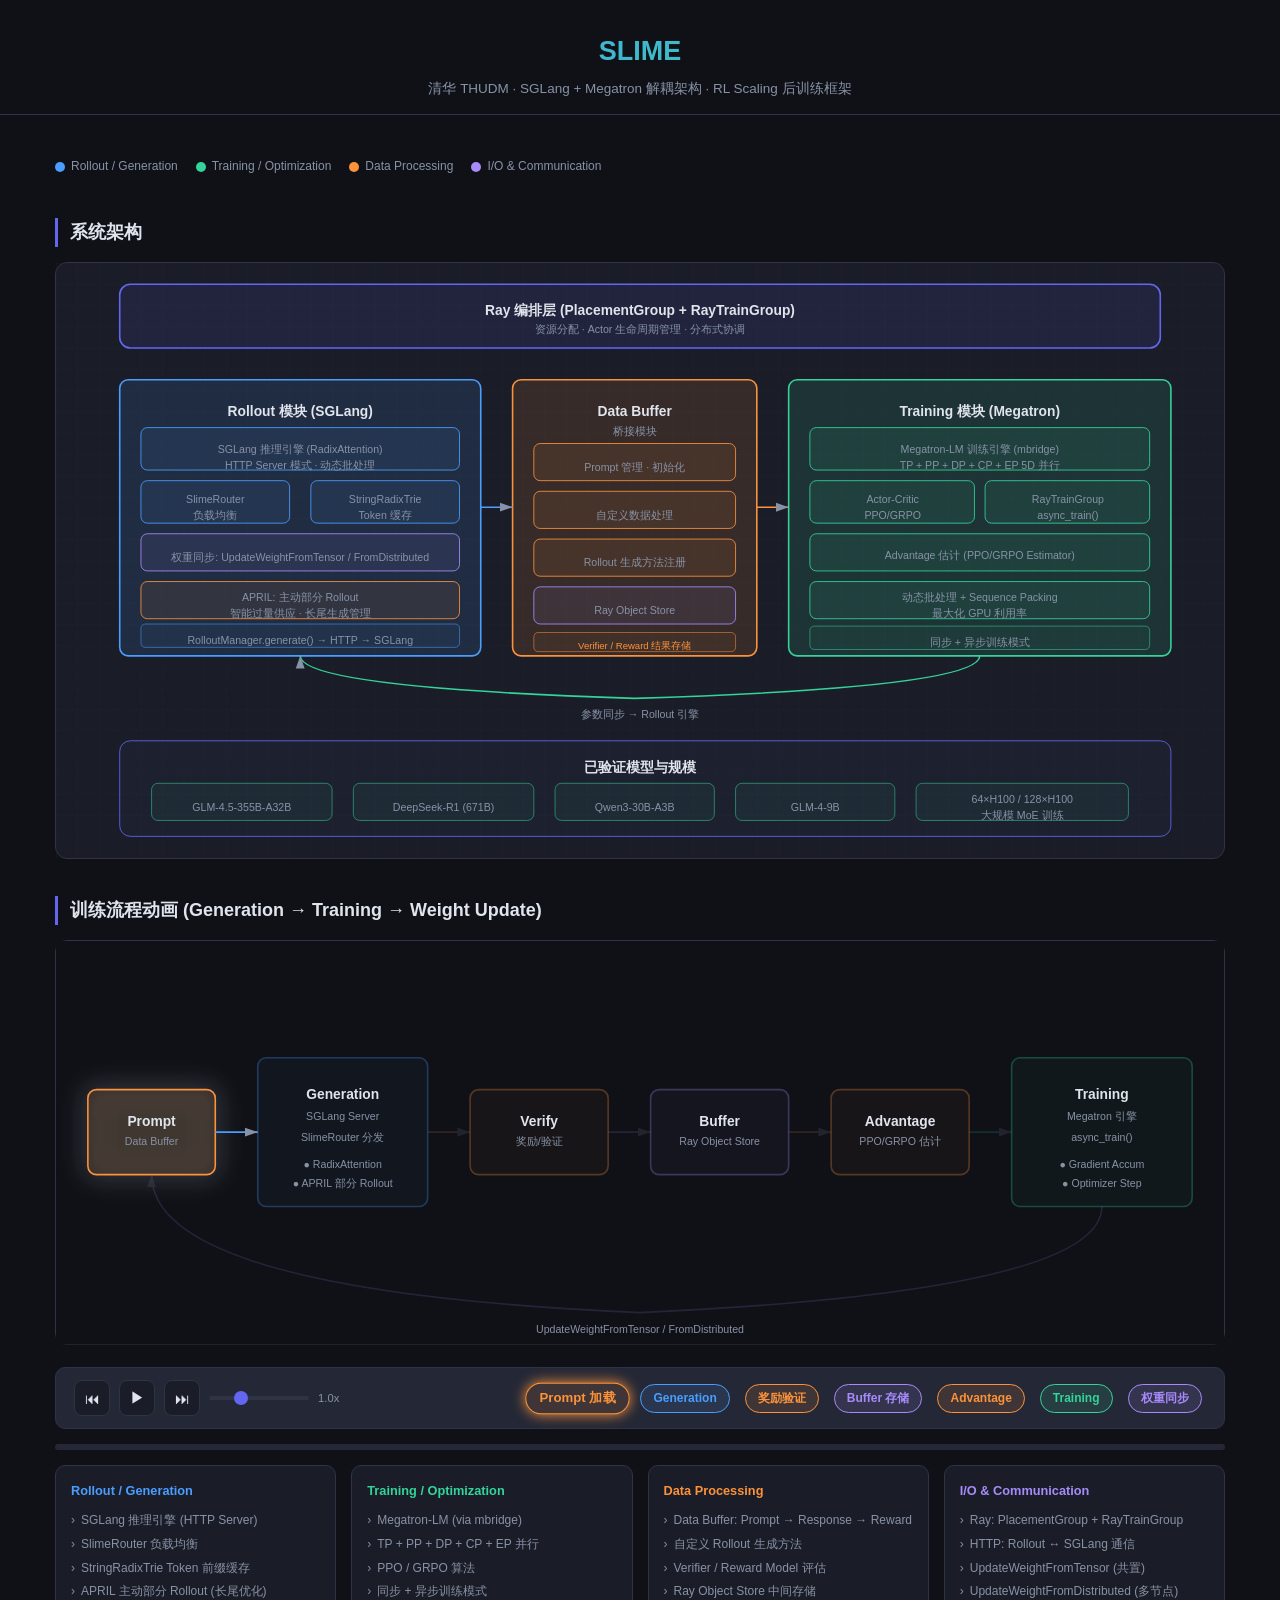
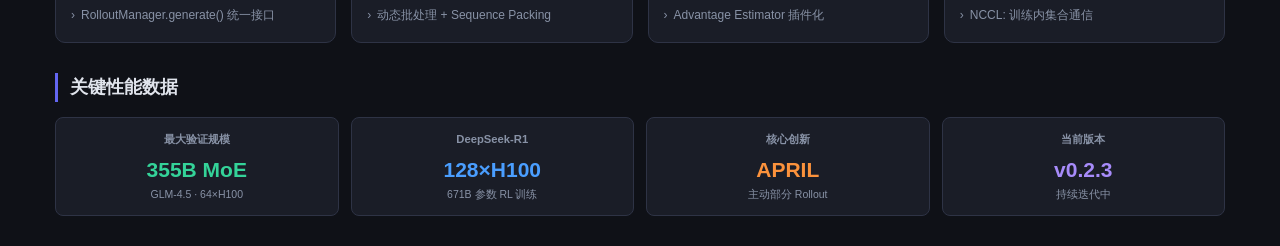
<file: diagrams/slime.html>
<!DOCTYPE html>
<html lang="zh-CN">
<head>
<meta charset="UTF-8">
<meta name="viewport" content="width=device-width, initial-scale=1.0">
<title>SLIME - 架构与训练流程</title>
<link rel="stylesheet" href="shared.css">
</head>
<body>

<div class="page-header">
  <h1>SLIME</h1>
  <p class="subtitle">清华 THUDM · SGLang + Megatron 解耦架构 · RL Scaling 后训练框架</p>
</div>

<div class="diagram-container">
  <div id="legend"></div>

  <h2 class="section-title">系统架构</h2>

  <svg id="arch-svg" class="svg-canvas" viewBox="0 0 1100 560">
    <defs>
      <pattern id="grid" width="20" height="20" patternUnits="userSpaceOnUse">
        <path d="M 20 0 L 0 0 0 20" fill="none" stroke="#1e2233" stroke-width="0.5"/>
      </pattern>
    </defs>
    <rect width="1100" height="560" fill="url(#grid)"/>

    <!-- Orchestration Layer -->
    <rect x="60" y="20" width="980" height="60" rx="10" fill="rgba(99,102,241,.1)" stroke="#6366f1" stroke-width="1.5"/>
    <text x="550" y="45" class="comp-label" fill="#6366f1">Ray 编排层 (PlacementGroup + RayTrainGroup)</text>
    <text x="550" y="62" class="comp-sublabel">资源分配 · Actor 生命周期管理 · 分布式协调</text>

    <!-- Three-column architecture -->
    <!-- Column 1: Rollout (SGLang) -->
    <g id="box-rollout">
      <rect id="comp-rollout" class="comp-box rollout" x="60" y="110" width="340" height="260"/>
      <text x="230" y="140" class="comp-label">Rollout 模块 (SGLang)</text>

      <rect x="80" y="155" width="300" height="40" rx="6" fill="rgba(74,158,255,.08)" stroke="var(--rollout)" stroke-width="0.8"/>
      <text x="230" y="175" class="comp-sublabel" fill="var(--rollout)">SGLang 推理引擎 (RadixAttention)</text>
      <text x="230" y="190" class="comp-sublabel">HTTP Server 模式 · 动态批处理</text>

      <rect x="80" y="205" width="140" height="40" rx="6" fill="rgba(74,158,255,.08)" stroke="var(--rollout)" stroke-width="0.8"/>
      <text x="150" y="222" class="comp-sublabel" fill="var(--rollout)">SlimeRouter</text>
      <text x="150" y="237" class="comp-sublabel">负载均衡</text>

      <rect x="240" y="205" width="140" height="40" rx="6" fill="rgba(74,158,255,.08)" stroke="var(--rollout)" stroke-width="0.8"/>
      <text x="310" y="222" class="comp-sublabel" fill="var(--rollout)">StringRadixTrie</text>
      <text x="310" y="237" class="comp-sublabel">Token 缓存</text>

      <rect x="80" y="255" width="300" height="35" rx="6" fill="rgba(167,139,250,.08)" stroke="var(--io)" stroke-width="0.8"/>
      <text x="230" y="277" class="comp-sublabel" fill="var(--io)">权重同步: UpdateWeightFromTensor / FromDistributed</text>

      <rect x="80" y="300" width="300" height="35" rx="6" fill="rgba(251,146,60,.08)" stroke="var(--data)" stroke-width="0.8"/>
      <text x="230" y="315" class="comp-sublabel" fill="var(--data)">APRIL: 主动部分 Rollout</text>
      <text x="230" y="330" class="comp-sublabel">智能过量供应 · 长尾生成管理</text>

      <rect x="80" y="340" width="300" height="22" rx="4" fill="rgba(74,158,255,.05)" stroke="var(--rollout)" stroke-width="0.5"/>
      <text x="230" y="355" class="comp-sublabel" fill="var(--rollout)">RolloutManager.generate() → HTTP → SGLang</text>
    </g>

    <!-- Column 2: Data Buffer -->
    <g id="box-buffer">
      <rect id="comp-buffer" class="comp-box data" x="430" y="110" width="230" height="260"/>
      <text x="545" y="140" class="comp-label">Data Buffer</text>
      <text x="545" y="158" class="comp-sublabel">桥接模块</text>

      <rect x="450" y="170" width="190" height="35" rx="6" fill="rgba(251,146,60,.08)" stroke="var(--data)" stroke-width="0.8"/>
      <text x="545" y="192" class="comp-sublabel" fill="var(--data)">Prompt 管理 · 初始化</text>

      <rect x="450" y="215" width="190" height="35" rx="6" fill="rgba(251,146,60,.08)" stroke="var(--data)" stroke-width="0.8"/>
      <text x="545" y="237" class="comp-sublabel" fill="var(--data)">自定义数据处理</text>

      <rect x="450" y="260" width="190" height="35" rx="6" fill="rgba(251,146,60,.08)" stroke="var(--data)" stroke-width="0.8"/>
      <text x="545" y="282" class="comp-sublabel" fill="var(--data)">Rollout 生成方法注册</text>

      <rect x="450" y="305" width="190" height="35" rx="6" fill="rgba(167,139,250,.08)" stroke="var(--io)" stroke-width="0.8"/>
      <text x="545" y="327" class="comp-sublabel" fill="var(--io)">Ray Object Store</text>

      <rect x="450" y="348" width="190" height="18" rx="4" fill="rgba(251,146,60,.05)" stroke="var(--data)" stroke-width="0.5"/>
      <text x="545" y="360" style="font-size:9px" fill="var(--data)" text-anchor="middle" dominant-baseline="central">Verifier / Reward 结果存储</text>
    </g>

    <!-- Column 3: Training (Megatron) -->
    <g id="box-training">
      <rect id="comp-training" class="comp-box training" x="690" y="110" width="360" height="260"/>
      <text x="870" y="140" class="comp-label">Training 模块 (Megatron)</text>

      <rect x="710" y="155" width="320" height="40" rx="6" fill="rgba(52,211,153,.08)" stroke="var(--training)" stroke-width="0.8"/>
      <text x="870" y="175" class="comp-sublabel" fill="var(--training)">Megatron-LM 训练引擎 (mbridge)</text>
      <text x="870" y="190" class="comp-sublabel">TP + PP + DP + CP + EP 5D 并行</text>

      <rect x="710" y="205" width="155" height="40" rx="6" fill="rgba(52,211,153,.08)" stroke="var(--training)" stroke-width="0.8"/>
      <text x="788" y="222" class="comp-sublabel" fill="var(--training)">Actor-Critic</text>
      <text x="788" y="237" class="comp-sublabel">PPO/GRPO</text>

      <rect x="875" y="205" width="155" height="40" rx="6" fill="rgba(52,211,153,.08)" stroke="var(--training)" stroke-width="0.8"/>
      <text x="953" y="222" class="comp-sublabel" fill="var(--training)">RayTrainGroup</text>
      <text x="953" y="237" class="comp-sublabel">async_train()</text>

      <rect x="710" y="255" width="320" height="35" rx="6" fill="rgba(52,211,153,.08)" stroke="var(--training)" stroke-width="0.8"/>
      <text x="870" y="275" class="comp-sublabel" fill="var(--training)">Advantage 估计 (PPO/GRPO Estimator)</text>

      <rect x="710" y="300" width="320" height="35" rx="6" fill="rgba(52,211,153,.08)" stroke="var(--training)" stroke-width="0.8"/>
      <text x="870" y="315" class="comp-sublabel" fill="var(--training)">动态批处理 + Sequence Packing</text>
      <text x="870" y="330" class="comp-sublabel">最大化 GPU 利用率</text>

      <rect x="710" y="342" width="320" height="22" rx="4" fill="rgba(52,211,153,.05)" stroke="var(--training)" stroke-width="0.5"/>
      <text x="870" y="357" class="comp-sublabel" fill="var(--training)">同步 + 异步训练模式</text>
    </g>

    <!-- Arrows between columns -->
    <path class="flow-arrow rollout" d="M 400 230 L 430 230" marker-end="url(#arrowhead-rollout)"/>
    <path class="flow-arrow data" d="M 660 230 L 690 230" marker-end="url(#arrowhead-data)"/>
    <path class="flow-arrow training" d="M 870 370 Q 870 400 545 410 Q 230 400 230 370" marker-end="url(#arrowhead-training)" stroke-dasharray="5,3"/>
    <text x="550" y="425" class="comp-sublabel" fill="var(--training)">参数同步 → Rollout 引擎</text>

    <!-- Bottom: Supported Models -->
    <rect x="60" y="450" width="990" height="90" rx="10" fill="rgba(99,102,241,.04)" stroke="#6366f1" stroke-width="0.8"/>
    <text x="550" y="475" class="comp-label" fill="#6366f1">已验证模型与规模</text>
    <rect x="90" y="490" width="170" height="35" rx="6" fill="rgba(52,211,153,.06)" stroke="var(--training)" stroke-width="0.5"/>
    <text x="175" y="512" class="comp-sublabel" fill="var(--training)">GLM-4.5-355B-A32B</text>
    <rect x="280" y="490" width="170" height="35" rx="6" fill="rgba(52,211,153,.06)" stroke="var(--training)" stroke-width="0.5"/>
    <text x="365" y="512" class="comp-sublabel" fill="var(--training)">DeepSeek-R1 (671B)</text>
    <rect x="470" y="490" width="150" height="35" rx="6" fill="rgba(52,211,153,.06)" stroke="var(--training)" stroke-width="0.5"/>
    <text x="545" y="512" class="comp-sublabel" fill="var(--training)">Qwen3-30B-A3B</text>
    <rect x="640" y="490" width="150" height="35" rx="6" fill="rgba(52,211,153,.06)" stroke="var(--training)" stroke-width="0.5"/>
    <text x="715" y="512" class="comp-sublabel" fill="var(--training)">GLM-4-9B</text>
    <rect x="810" y="490" width="200" height="35" rx="6" fill="rgba(52,211,153,.06)" stroke="var(--training)" stroke-width="0.5"/>
    <text x="910" y="505" class="comp-sublabel" fill="var(--training)">64×H100 / 128×H100</text>
    <text x="910" y="520" class="comp-sublabel">大规模 MoE 训练</text>
  </svg>

  <h2 class="section-title">训练流程动画 (Generation → Training → Weight Update)</h2>

  <svg id="flow-svg" class="svg-canvas" viewBox="0 0 1100 380">
    <rect width="1100" height="380" fill="#0f1117"/>

    <rect id="flow-prompt" class="comp-box data" x="30" y="140" width="120" height="80"/>
    <text x="90" y="170" class="comp-label">Prompt</text>
    <text x="90" y="188" class="comp-sublabel">Data Buffer</text>

    <rect id="flow-gen" class="comp-box rollout" x="190" y="110" width="160" height="140"/>
    <text x="270" y="145" class="comp-label">Generation</text>
    <text x="270" y="165" class="comp-sublabel">SGLang Server</text>
    <text x="270" y="185" class="comp-sublabel">SlimeRouter 分发</text>
    <text x="270" y="210" class="comp-sublabel" fill="var(--rollout)">● RadixAttention</text>
    <text x="270" y="228" class="comp-sublabel" fill="var(--rollout)">● APRIL 部分 Rollout</text>

    <rect id="flow-verify" class="comp-box data" x="390" y="140" width="130" height="80"/>
    <text x="455" y="170" class="comp-label">Verify</text>
    <text x="455" y="188" class="comp-sublabel">奖励/验证</text>

    <rect id="flow-buffer" class="comp-box io" x="560" y="140" width="130" height="80"/>
    <text x="625" y="170" class="comp-label">Buffer</text>
    <text x="625" y="188" class="comp-sublabel">Ray Object Store</text>

    <rect id="flow-adv" class="comp-box data" x="730" y="140" width="130" height="80"/>
    <text x="795" y="170" class="comp-label">Advantage</text>
    <text x="795" y="188" class="comp-sublabel">PPO/GRPO 估计</text>

    <rect id="flow-train" class="comp-box training" x="900" y="110" width="170" height="140"/>
    <text x="985" y="145" class="comp-label">Training</text>
    <text x="985" y="165" class="comp-sublabel">Megatron 引擎</text>
    <text x="985" y="185" class="comp-sublabel">async_train()</text>
    <text x="985" y="210" class="comp-sublabel" fill="var(--training)">● Gradient Accum</text>
    <text x="985" y="228" class="comp-sublabel" fill="var(--training)">● Optimizer Step</text>

    <path id="fp1" class="flow-arrow rollout" d="M 150 180 L 190 180" marker-end="url(#arrowhead-rollout)"/>
    <path id="fp2" class="flow-arrow data" d="M 350 180 L 390 180" marker-end="url(#arrowhead-data)"/>
    <path id="fp3" class="flow-arrow io" d="M 520 180 L 560 180" marker-end="url(#arrowhead-io)"/>
    <path id="fp4" class="flow-arrow data" d="M 690 180 L 730 180" marker-end="url(#arrowhead-data)"/>
    <path id="fp5" class="flow-arrow training" d="M 860 180 L 900 180" marker-end="url(#arrowhead-training)"/>
    <path id="fp-back" class="flow-arrow io" d="M 985 250 Q 985 330 550 350 Q 90 330 90 220"
          fill="none" marker-end="url(#arrowhead-io)" stroke-dasharray="6,3"/>
    <text x="550" y="365" class="comp-sublabel" fill="var(--io)">UpdateWeightFromTensor / FromDistributed</text>

    <path id="pp1" d="M 90 180 L 190 180" fill="none" stroke="none"/>
    <path id="pp2" d="M 190 180 L 390 180" fill="none" stroke="none"/>
    <path id="pp3" d="M 390 180 L 560 180" fill="none" stroke="none"/>
    <path id="pp4" d="M 560 180 L 730 180" fill="none" stroke="none"/>
    <path id="pp5" d="M 730 180 L 900 180" fill="none" stroke="none"/>
    <path id="pp6" d="M 985 250 Q 985 330 550 350 Q 90 330 90 220" fill="none" stroke="none"/>
  </svg>

  <div id="controls"></div>

  <div class="info-grid">
    <div class="info-card rollout">
      <h3>Rollout / Generation</h3>
      <ul>
        <li>SGLang 推理引擎 (HTTP Server)</li>
        <li>SlimeRouter 负载均衡</li>
        <li>StringRadixTrie Token 前缀缓存</li>
        <li>APRIL 主动部分 Rollout (长尾优化)</li>
        <li>RolloutManager.generate() 统一接口</li>
      </ul>
    </div>
    <div class="info-card training">
      <h3>Training / Optimization</h3>
      <ul>
        <li>Megatron-LM (via mbridge)</li>
        <li>TP + PP + DP + CP + EP 并行</li>
        <li>PPO / GRPO 算法</li>
        <li>同步 + 异步训练模式</li>
        <li>动态批处理 + Sequence Packing</li>
      </ul>
    </div>
    <div class="info-card data">
      <h3>Data Processing</h3>
      <ul>
        <li>Data Buffer: Prompt → Response → Reward</li>
        <li>自定义 Rollout 生成方法</li>
        <li>Verifier / Reward Model 评估</li>
        <li>Ray Object Store 中间存储</li>
        <li>Advantage Estimator 插件化</li>
      </ul>
    </div>
    <div class="info-card io">
      <h3>I/O & Communication</h3>
      <ul>
        <li>Ray: PlacementGroup + RayTrainGroup</li>
        <li>HTTP: Rollout ↔ SGLang 通信</li>
        <li>UpdateWeightFromTensor (共置)</li>
        <li>UpdateWeightFromDistributed (多节点)</li>
        <li>NCCL: 训练内集合通信</li>
      </ul>
    </div>
  </div>

  <h2 class="section-title">关键性能数据</h2>
  <div class="comparison-row">
    <div class="comparison-cell">
      <h4>最大验证规模</h4>
      <div style="font-size:1.4rem;color:var(--training);font-weight:700">355B MoE</div>
      <div style="font-size:0.7rem;color:var(--text-muted)">GLM-4.5 · 64×H100</div>
    </div>
    <div class="comparison-cell">
      <h4>DeepSeek-R1</h4>
      <div style="font-size:1.4rem;color:var(--rollout);font-weight:700">128×H100</div>
      <div style="font-size:0.7rem;color:var(--text-muted)">671B 参数 RL 训练</div>
    </div>
    <div class="comparison-cell">
      <h4>核心创新</h4>
      <div style="font-size:1.4rem;color:var(--data);font-weight:700">APRIL</div>
      <div style="font-size:0.7rem;color:var(--text-muted)">主动部分 Rollout</div>
    </div>
    <div class="comparison-cell">
      <h4>当前版本</h4>
      <div style="font-size:1.4rem;color:var(--io);font-weight:700">v0.2.3</div>
      <div style="font-size:0.7rem;color:var(--text-muted)">持续迭代中</div>
    </div>
  </div>
</div>

<script src="shared.js"></script>
<script>
document.addEventListener('DOMContentLoaded', () => {
  document.querySelectorAll('svg').forEach(svg => injectArrowMarkers(svg));
  buildLegend(document.getElementById('legend'));

  const flowSvg = document.getElementById('flow-svg');
  const stages = [
    { id: 'prompt', label: 'Prompt 加载', category: 'data', duration: 1200,
      components: ['flow-prompt'], arrows: ['fp1'],
      particles: [{ pathId: 'pp1', category: 'data', count: 3, stagger: 0.2 }] },
    { id: 'gen', label: 'Generation', category: 'rollout', duration: 3000,
      components: ['flow-prompt', 'flow-gen'], arrows: ['fp1', 'fp2'],
      particles: [{ pathId: 'pp2', category: 'rollout', count: 5, stagger: 0.12 }] },
    { id: 'verify', label: '奖励验证', category: 'data', duration: 1500,
      components: ['flow-gen', 'flow-verify'], arrows: ['fp2', 'fp3'],
      particles: [{ pathId: 'pp3', category: 'data', count: 4, stagger: 0.15 }] },
    { id: 'buffer', label: 'Buffer 存储', category: 'io', duration: 1000,
      components: ['flow-verify', 'flow-buffer'], arrows: ['fp3', 'fp4'],
      particles: [{ pathId: 'pp4', category: 'io', count: 3, stagger: 0.2 }] },
    { id: 'adv', label: 'Advantage', category: 'data', duration: 1200,
      components: ['flow-buffer', 'flow-adv'], arrows: ['fp4', 'fp5'],
      particles: [{ pathId: 'pp5', category: 'data', count: 3, stagger: 0.2 }] },
    { id: 'train', label: 'Training', category: 'training', duration: 2500,
      components: ['flow-adv', 'flow-train'], arrows: ['fp5'],
      particles: [{ pathId: 'pp5', category: 'training', count: 4, stagger: 0.15 }] },
    { id: 'sync', label: '权重同步', category: 'io', duration: 1800,
      components: ['flow-train', 'flow-prompt'], arrows: ['fp-back'],
      particles: [{ pathId: 'pp6', category: 'io', count: 5, stagger: 0.1 }] },
  ];

  const animator = new TrainingFlowAnimator(flowSvg, stages, { loop: true });
  animator.mount(document.getElementById('controls'));
});
</script>
</body>
</html>
</file>
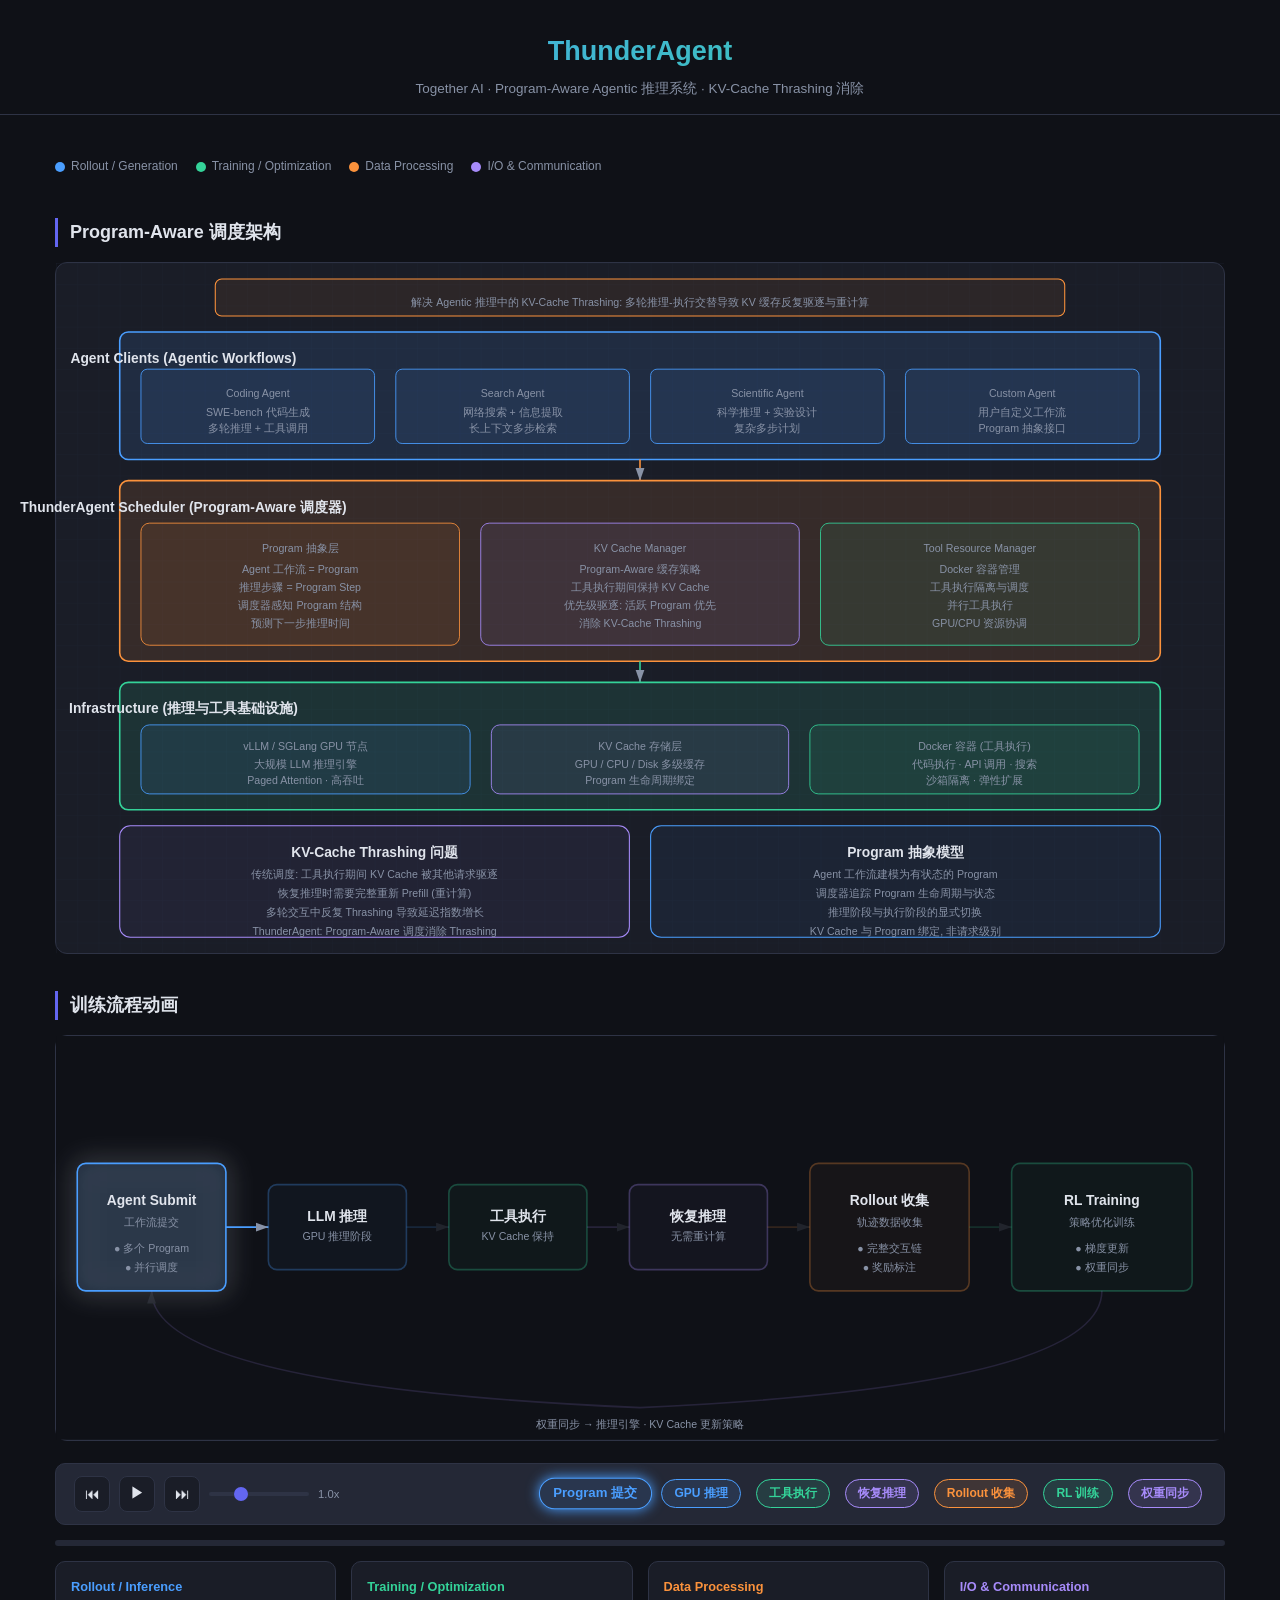
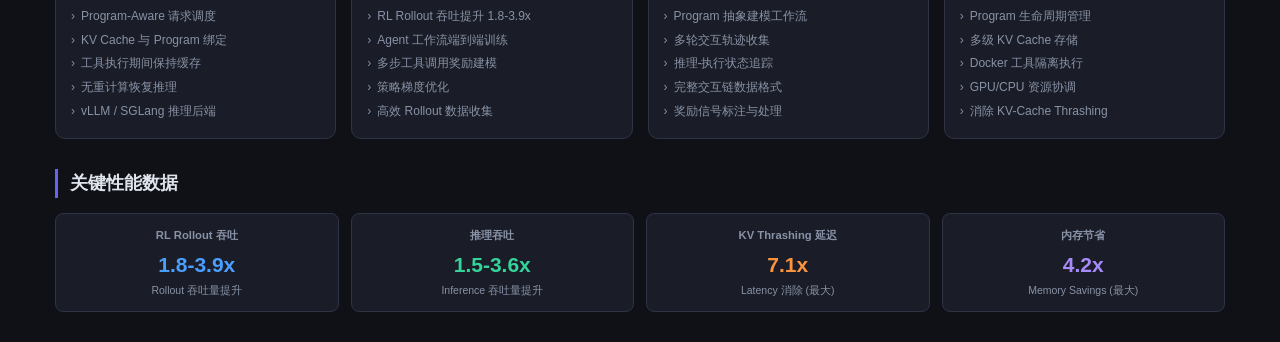
<file: diagrams/thunderagent.html>
<!DOCTYPE html>
<html lang="zh-CN">
<head>
<meta charset="UTF-8">
<meta name="viewport" content="width=device-width, initial-scale=1.0">
<title>ThunderAgent - 架构与训练流程</title>
<link rel="stylesheet" href="shared.css">
</head>
<body>

<div class="page-header">
  <h1>ThunderAgent</h1>
  <p class="subtitle">Together AI &middot; Program-Aware Agentic 推理系统 &middot; KV-Cache Thrashing 消除</p>
</div>

<div class="diagram-container">
  <div id="legend"></div>

  <h2 class="section-title">Program-Aware 调度架构</h2>

  <svg id="arch-svg" class="svg-canvas" viewBox="0 0 1100 650">
    <defs>
      <pattern id="grid" width="20" height="20" patternUnits="userSpaceOnUse">
        <path d="M 20 0 L 0 0 0 20" fill="none" stroke="#1e2233" stroke-width="0.5"/>
      </pattern>
    </defs>
    <rect width="1100" height="650" fill="url(#grid)"/>

    <!-- Problem statement -->
    <rect x="150" y="15" width="800" height="35" rx="6" fill="rgba(251,146,60,.08)" stroke="var(--data)" stroke-width="1"/>
    <text x="550" y="37" class="comp-sublabel" fill="var(--data)">解决 Agentic 推理中的 KV-Cache Thrashing: 多轮推理-执行交替导致 KV 缓存反复驱逐与重计算</text>

    <!-- Layer 1: Agent Clients -->
    <g id="box-clients">
      <rect id="comp-clients" class="comp-box rollout" x="60" y="65" width="980" height="120"/>
      <text x="120" y="90" class="comp-label" fill="var(--rollout)">Agent Clients (Agentic Workflows)</text>

      <rect x="80" y="100" width="220" height="70" rx="6" fill="rgba(74,158,255,.08)" stroke="var(--rollout)" stroke-width="0.8"/>
      <text x="190" y="122" class="comp-sublabel" fill="var(--rollout)">Coding Agent</text>
      <text x="190" y="140" class="comp-sublabel">SWE-bench 代码生成</text>
      <text x="190" y="155" class="comp-sublabel">多轮推理 + 工具调用</text>

      <rect x="320" y="100" width="220" height="70" rx="6" fill="rgba(74,158,255,.08)" stroke="var(--rollout)" stroke-width="0.8"/>
      <text x="430" y="122" class="comp-sublabel" fill="var(--rollout)">Search Agent</text>
      <text x="430" y="140" class="comp-sublabel">网络搜索 + 信息提取</text>
      <text x="430" y="155" class="comp-sublabel">长上下文多步检索</text>

      <rect x="560" y="100" width="220" height="70" rx="6" fill="rgba(74,158,255,.08)" stroke="var(--rollout)" stroke-width="0.8"/>
      <text x="670" y="122" class="comp-sublabel" fill="var(--rollout)">Scientific Agent</text>
      <text x="670" y="140" class="comp-sublabel">科学推理 + 实验设计</text>
      <text x="670" y="155" class="comp-sublabel">复杂多步计划</text>

      <rect x="800" y="100" width="220" height="70" rx="6" fill="rgba(74,158,255,.08)" stroke="var(--rollout)" stroke-width="0.8"/>
      <text x="910" y="122" class="comp-sublabel" fill="var(--rollout)">Custom Agent</text>
      <text x="910" y="140" class="comp-sublabel">用户自定义工作流</text>
      <text x="910" y="155" class="comp-sublabel">Program 抽象接口</text>
    </g>

    <!-- Layer 2: ThunderAgent Scheduler -->
    <g id="box-scheduler">
      <rect id="comp-scheduler" class="comp-box data" x="60" y="205" width="980" height="170"/>
      <text x="120" y="230" class="comp-label" fill="var(--data)">ThunderAgent Scheduler (Program-Aware 调度器)</text>

      <rect x="80" y="245" width="300" height="115" rx="8" fill="rgba(251,146,60,.08)" stroke="var(--data)" stroke-width="0.8"/>
      <text x="230" y="268" class="comp-sublabel" fill="var(--data)">Program 抽象层</text>
      <text x="230" y="288" class="comp-sublabel">Agent 工作流 = Program</text>
      <text x="230" y="305" class="comp-sublabel">推理步骤 = Program Step</text>
      <text x="230" y="322" class="comp-sublabel">调度器感知 Program 结构</text>
      <text x="230" y="339" class="comp-sublabel" fill="var(--data)">预测下一步推理时间</text>

      <rect x="400" y="245" width="300" height="115" rx="8" fill="rgba(167,139,250,.08)" stroke="var(--io)" stroke-width="0.8"/>
      <text x="550" y="268" class="comp-sublabel" fill="var(--io)">KV Cache Manager</text>
      <text x="550" y="288" class="comp-sublabel">Program-Aware 缓存策略</text>
      <text x="550" y="305" class="comp-sublabel">工具执行期间保持 KV Cache</text>
      <text x="550" y="322" class="comp-sublabel">优先级驱逐: 活跃 Program 优先</text>
      <text x="550" y="339" class="comp-sublabel" fill="var(--io)">消除 KV-Cache Thrashing</text>

      <rect x="720" y="245" width="300" height="115" rx="8" fill="rgba(52,211,153,.08)" stroke="var(--training)" stroke-width="0.8"/>
      <text x="870" y="268" class="comp-sublabel" fill="var(--training)">Tool Resource Manager</text>
      <text x="870" y="288" class="comp-sublabel">Docker 容器管理</text>
      <text x="870" y="305" class="comp-sublabel">工具执行隔离与调度</text>
      <text x="870" y="322" class="comp-sublabel">并行工具执行</text>
      <text x="870" y="339" class="comp-sublabel" fill="var(--training)">GPU/CPU 资源协调</text>
    </g>

    <!-- Layer 3: Infrastructure -->
    <g id="box-infra">
      <rect id="comp-infra" class="comp-box training" x="60" y="395" width="980" height="120"/>
      <text x="120" y="420" class="comp-label" fill="var(--training)">Infrastructure (推理与工具基础设施)</text>

      <rect x="80" y="435" width="310" height="65" rx="8" fill="rgba(74,158,255,.08)" stroke="var(--rollout)" stroke-width="0.8"/>
      <text x="235" y="455" class="comp-sublabel" fill="var(--rollout)">vLLM / SGLang GPU 节点</text>
      <text x="235" y="472" class="comp-sublabel">大规模 LLM 推理引擎</text>
      <text x="235" y="487" class="comp-sublabel">Paged Attention · 高吞吐</text>

      <rect x="410" y="435" width="280" height="65" rx="8" fill="rgba(167,139,250,.08)" stroke="var(--io)" stroke-width="0.8"/>
      <text x="550" y="455" class="comp-sublabel" fill="var(--io)">KV Cache 存储层</text>
      <text x="550" y="472" class="comp-sublabel">GPU / CPU / Disk 多级缓存</text>
      <text x="550" y="487" class="comp-sublabel">Program 生命周期绑定</text>

      <rect x="710" y="435" width="310" height="65" rx="8" fill="rgba(52,211,153,.08)" stroke="var(--training)" stroke-width="0.8"/>
      <text x="865" y="455" class="comp-sublabel" fill="var(--training)">Docker 容器 (工具执行)</text>
      <text x="865" y="472" class="comp-sublabel">代码执行 · API 调用 · 搜索</text>
      <text x="865" y="487" class="comp-sublabel">沙箱隔离 · 弹性扩展</text>
    </g>

    <!-- Arrows between layers -->
    <path class="flow-arrow data" d="M 550 185 L 550 205" marker-end="url(#arrowhead-data)"/>
    <path class="flow-arrow training" d="M 550 375 L 550 395" marker-end="url(#arrowhead-training)"/>

    <!-- KV Thrashing explanation -->
    <rect x="60" y="530" width="480" height="105" rx="10" fill="rgba(167,139,250,.06)" stroke="var(--io)" stroke-width="1"/>
    <text x="300" y="555" class="comp-label" fill="var(--io)">KV-Cache Thrashing 问题</text>
    <text x="300" y="575" class="comp-sublabel">传统调度: 工具执行期间 KV Cache 被其他请求驱逐</text>
    <text x="300" y="593" class="comp-sublabel" fill="var(--io)">恢复推理时需要完整重新 Prefill (重计算)</text>
    <text x="300" y="611" class="comp-sublabel" fill="var(--io)">多轮交互中反复 Thrashing 导致延迟指数增长</text>
    <text x="300" y="629" class="comp-sublabel">ThunderAgent: Program-Aware 调度消除 Thrashing</text>

    <!-- Program Abstraction -->
    <rect x="560" y="530" width="480" height="105" rx="10" fill="rgba(74,158,255,.06)" stroke="var(--rollout)" stroke-width="1"/>
    <text x="800" y="555" class="comp-label" fill="var(--rollout)">Program 抽象模型</text>
    <text x="800" y="575" class="comp-sublabel">Agent 工作流建模为有状态的 Program</text>
    <text x="800" y="593" class="comp-sublabel" fill="var(--rollout)">调度器追踪 Program 生命周期与状态</text>
    <text x="800" y="611" class="comp-sublabel" fill="var(--rollout)">推理阶段与执行阶段的显式切换</text>
    <text x="800" y="629" class="comp-sublabel">KV Cache 与 Program 绑定, 非请求级别</text>
  </svg>

  <h2 class="section-title">训练流程动画</h2>

  <svg id="flow-svg" class="svg-canvas" viewBox="0 0 1100 380">
    <rect width="1100" height="380" fill="#0f1117"/>

    <rect id="flow-submit" class="comp-box rollout" x="20" y="120" width="140" height="120"/>
    <text x="90" y="155" class="comp-label">Agent Submit</text>
    <text x="90" y="175" class="comp-sublabel">工作流提交</text>
    <text x="90" y="200" class="comp-sublabel" fill="var(--rollout)">&#x25cf; 多个 Program</text>
    <text x="90" y="218" class="comp-sublabel" fill="var(--rollout)">&#x25cf; 并行调度</text>

    <rect id="flow-reason" class="comp-box rollout" x="200" y="140" width="130" height="80"/>
    <text x="265" y="170" class="comp-label">LLM 推理</text>
    <text x="265" y="188" class="comp-sublabel">GPU 推理阶段</text>

    <rect id="flow-tool" class="comp-box training" x="370" y="140" width="130" height="80"/>
    <text x="435" y="170" class="comp-label">工具执行</text>
    <text x="435" y="188" class="comp-sublabel">KV Cache 保持</text>

    <rect id="flow-resume" class="comp-box io" x="540" y="140" width="130" height="80"/>
    <text x="605" y="170" class="comp-label">恢复推理</text>
    <text x="605" y="188" class="comp-sublabel">无需重计算</text>

    <rect id="flow-rollout" class="comp-box data" x="710" y="120" width="150" height="120"/>
    <text x="785" y="155" class="comp-label">Rollout 收集</text>
    <text x="785" y="175" class="comp-sublabel">轨迹数据收集</text>
    <text x="785" y="200" class="comp-sublabel" fill="var(--data)">&#x25cf; 完整交互链</text>
    <text x="785" y="218" class="comp-sublabel" fill="var(--data)">&#x25cf; 奖励标注</text>

    <rect id="flow-train" class="comp-box training" x="900" y="120" width="170" height="120"/>
    <text x="985" y="155" class="comp-label">RL Training</text>
    <text x="985" y="175" class="comp-sublabel">策略优化训练</text>
    <text x="985" y="200" class="comp-sublabel" fill="var(--training)">&#x25cf; 梯度更新</text>
    <text x="985" y="218" class="comp-sublabel" fill="var(--training)">&#x25cf; 权重同步</text>

    <!-- Forward arrows -->
    <path id="fp1" class="flow-arrow rollout" d="M 160 180 L 200 180" marker-end="url(#arrowhead-rollout)"/>
    <path id="fp2" class="flow-arrow rollout" d="M 330 180 L 370 180" marker-end="url(#arrowhead-rollout)"/>
    <path id="fp3" class="flow-arrow io" d="M 500 180 L 540 180" marker-end="url(#arrowhead-io)"/>
    <path id="fp4" class="flow-arrow data" d="M 670 180 L 710 180" marker-end="url(#arrowhead-data)"/>
    <path id="fp5" class="flow-arrow training" d="M 860 180 L 900 180" marker-end="url(#arrowhead-training)"/>

    <!-- Feedback loop -->
    <path id="fp-back" class="flow-arrow io" d="M 985 240 Q 985 330 550 350 Q 90 330 90 240"
          fill="none" marker-end="url(#arrowhead-io)" stroke-dasharray="6,3"/>
    <text x="550" y="365" class="comp-sublabel" fill="var(--io)">权重同步 → 推理引擎 · KV Cache 更新策略</text>

    <!-- Particle paths (invisible) -->
    <path id="pp1" d="M 90 180 L 200 180" fill="none" stroke="none"/>
    <path id="pp2" d="M 200 180 L 370 180" fill="none" stroke="none"/>
    <path id="pp3" d="M 370 180 L 540 180" fill="none" stroke="none"/>
    <path id="pp4" d="M 540 180 L 710 180" fill="none" stroke="none"/>
    <path id="pp5" d="M 710 180 L 900 180" fill="none" stroke="none"/>
    <path id="pp6" d="M 985 240 Q 985 330 550 350 Q 90 330 90 240" fill="none" stroke="none"/>
  </svg>

  <div id="controls"></div>

  <div class="info-grid">
    <div class="info-card rollout">
      <h3>Rollout / Inference</h3>
      <ul>
        <li>Program-Aware 请求调度</li>
        <li>KV Cache 与 Program 绑定</li>
        <li>工具执行期间保持缓存</li>
        <li>无重计算恢复推理</li>
        <li>vLLM / SGLang 推理后端</li>
      </ul>
    </div>
    <div class="info-card training">
      <h3>Training / Optimization</h3>
      <ul>
        <li>RL Rollout 吞吐提升 1.8-3.9x</li>
        <li>Agent 工作流端到端训练</li>
        <li>多步工具调用奖励建模</li>
        <li>策略梯度优化</li>
        <li>高效 Rollout 数据收集</li>
      </ul>
    </div>
    <div class="info-card data">
      <h3>Data Processing</h3>
      <ul>
        <li>Program 抽象建模工作流</li>
        <li>多轮交互轨迹收集</li>
        <li>推理-执行状态追踪</li>
        <li>完整交互链数据格式</li>
        <li>奖励信号标注与处理</li>
      </ul>
    </div>
    <div class="info-card io">
      <h3>I/O & Communication</h3>
      <ul>
        <li>Program 生命周期管理</li>
        <li>多级 KV Cache 存储</li>
        <li>Docker 工具隔离执行</li>
        <li>GPU/CPU 资源协调</li>
        <li>消除 KV-Cache Thrashing</li>
      </ul>
    </div>
  </div>

  <h2 class="section-title">关键性能数据</h2>
  <div class="comparison-row">
    <div class="comparison-cell">
      <h4>RL Rollout 吞吐</h4>
      <div style="font-size:1.4rem;color:var(--rollout);font-weight:700">1.8-3.9x</div>
      <div style="font-size:0.7rem;color:var(--text-muted)">Rollout 吞吐量提升</div>
    </div>
    <div class="comparison-cell">
      <h4>推理吞吐</h4>
      <div style="font-size:1.4rem;color:var(--training);font-weight:700">1.5-3.6x</div>
      <div style="font-size:0.7rem;color:var(--text-muted)">Inference 吞吐量提升</div>
    </div>
    <div class="comparison-cell">
      <h4>KV Thrashing 延迟</h4>
      <div style="font-size:1.4rem;color:var(--data);font-weight:700">7.1x</div>
      <div style="font-size:0.7rem;color:var(--text-muted)">Latency 消除 (最大)</div>
    </div>
    <div class="comparison-cell">
      <h4>内存节省</h4>
      <div style="font-size:1.4rem;color:var(--io);font-weight:700">4.2x</div>
      <div style="font-size:0.7rem;color:var(--text-muted)">Memory Savings (最大)</div>
    </div>
  </div>
</div>

<script src="shared.js"></script>
<script>
document.addEventListener('DOMContentLoaded', () => {
  document.querySelectorAll('svg').forEach(svg => injectArrowMarkers(svg));
  buildLegend(document.getElementById('legend'));

  const flowSvg = document.getElementById('flow-svg');
  const stages = [
    { id: 'submit', label: 'Program 提交', category: 'rollout', duration: 2000,
      components: ['flow-submit'], arrows: ['fp1'],
      particles: [{ pathId: 'pp1', category: 'rollout', count: 4, stagger: 0.15 }] },
    { id: 'reason', label: 'GPU 推理', category: 'rollout', duration: 2500,
      components: ['flow-submit', 'flow-reason'], arrows: ['fp1', 'fp2'],
      particles: [{ pathId: 'pp2', category: 'rollout', count: 5, stagger: 0.12 }] },
    { id: 'tool', label: '工具执行', category: 'training', duration: 2000,
      components: ['flow-reason', 'flow-tool'], arrows: ['fp2', 'fp3'],
      particles: [{ pathId: 'pp3', category: 'training', count: 4, stagger: 0.15 }] },
    { id: 'resume', label: '恢复推理', category: 'io', duration: 1500,
      components: ['flow-tool', 'flow-resume'], arrows: ['fp3', 'fp4'],
      particles: [{ pathId: 'pp4', category: 'io', count: 3, stagger: 0.2 }] },
    { id: 'rollout', label: 'Rollout 收集', category: 'data', duration: 1500,
      components: ['flow-resume', 'flow-rollout'], arrows: ['fp4', 'fp5'],
      particles: [{ pathId: 'pp5', category: 'data', count: 4, stagger: 0.15 }] },
    { id: 'train', label: 'RL 训练', category: 'training', duration: 2500,
      components: ['flow-rollout', 'flow-train'], arrows: ['fp5'],
      particles: [{ pathId: 'pp5', category: 'training', count: 4, stagger: 0.15 }] },
    { id: 'sync', label: '权重同步', category: 'io', duration: 1800,
      components: ['flow-train', 'flow-submit'], arrows: ['fp-back'],
      particles: [{ pathId: 'pp6', category: 'io', count: 5, stagger: 0.1 }] },
  ];

  const animator = new TrainingFlowAnimator(flowSvg, stages, { loop: true });
  animator.mount(document.getElementById('controls'));
});
</script>
</body>
</html>
</file>
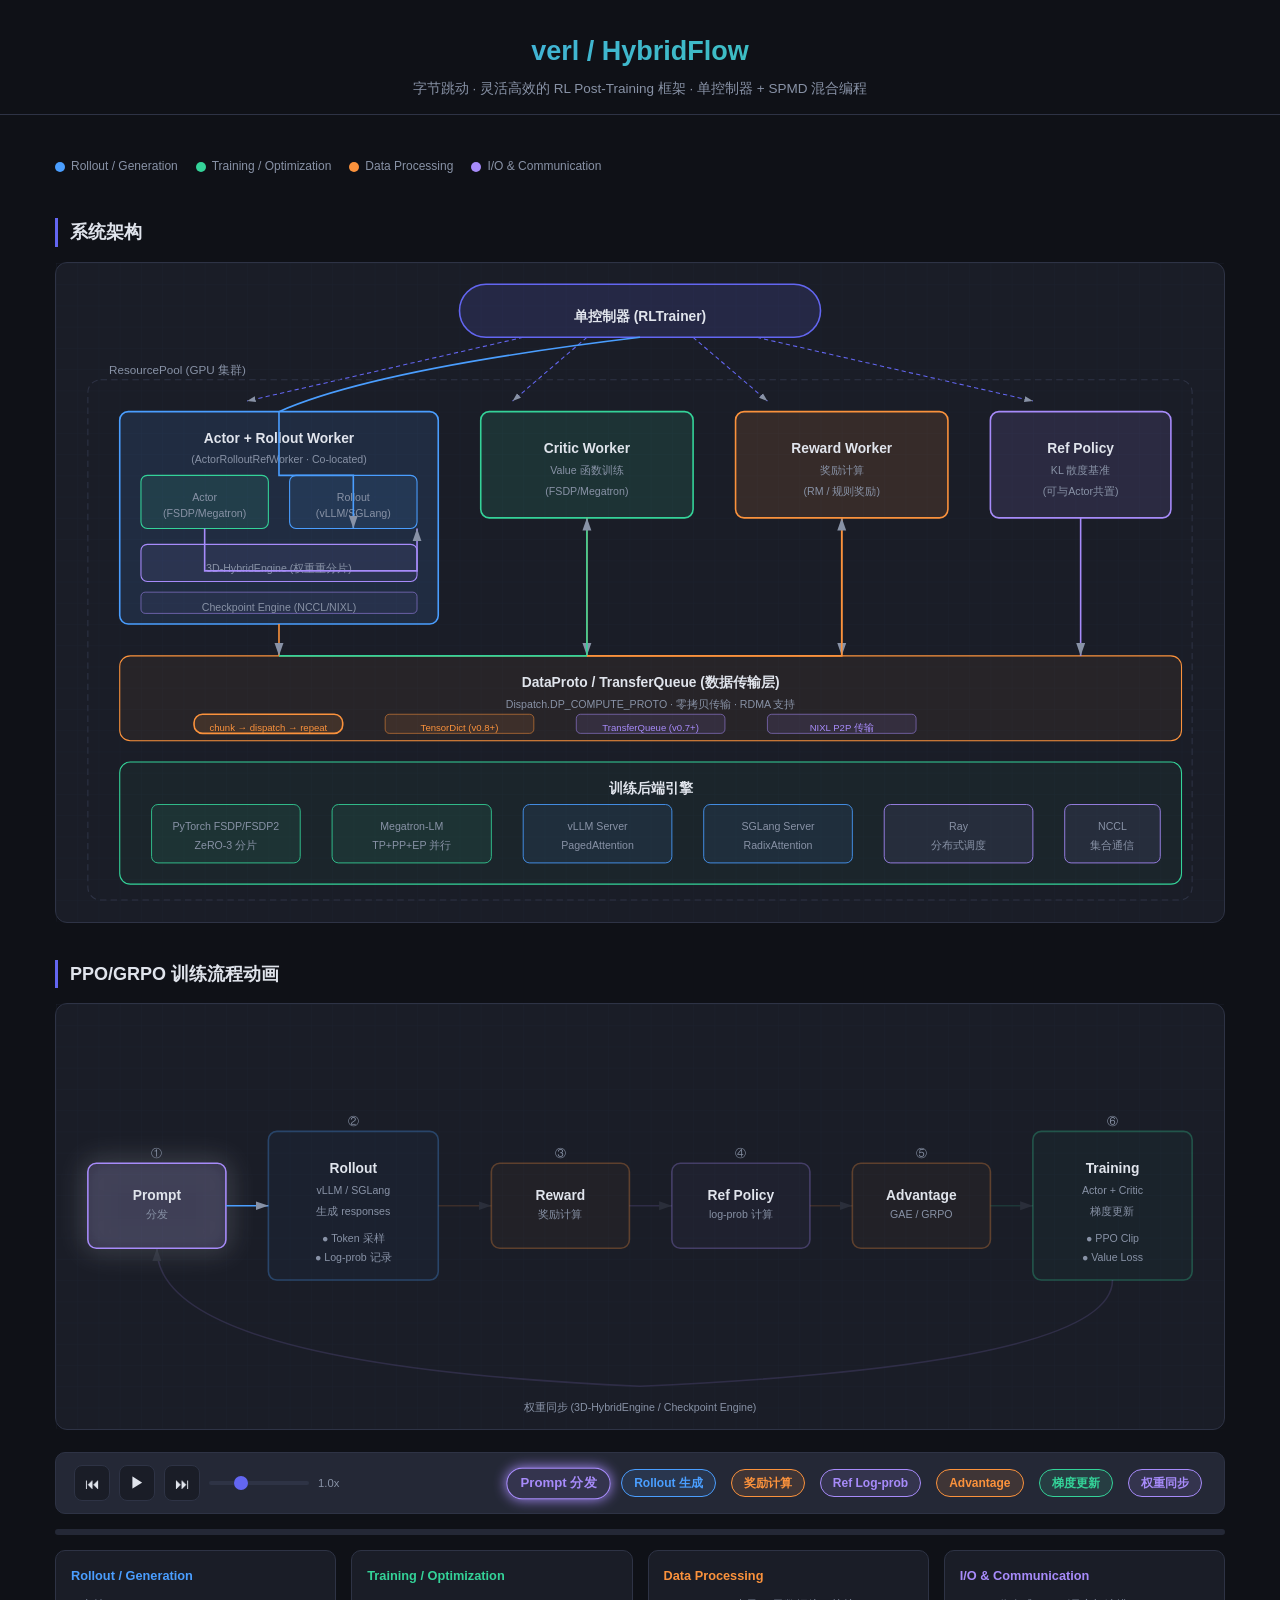
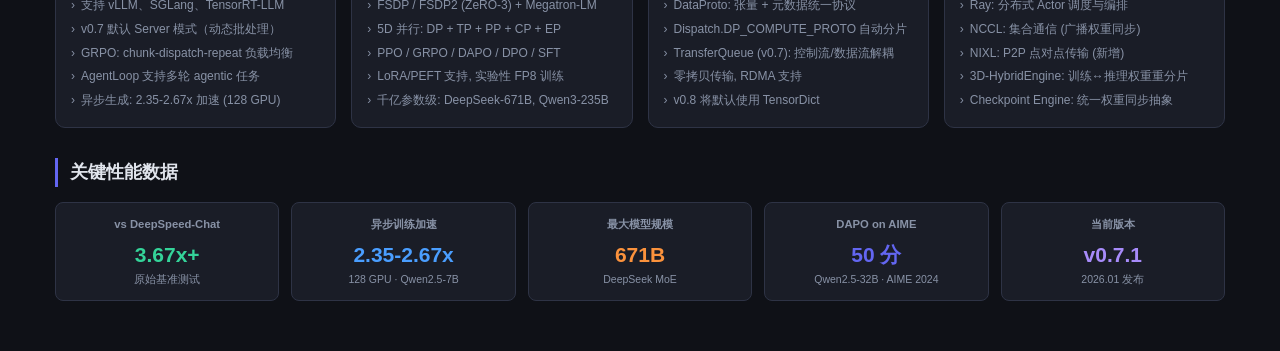
<file: diagrams/verl.html>
<!DOCTYPE html>
<html lang="zh-CN">
<head>
<meta charset="UTF-8">
<meta name="viewport" content="width=device-width, initial-scale=1.0">
<title>verl/HybridFlow - 架构与训练流程</title>
<link rel="stylesheet" href="shared.css">
</head>
<body>

<div class="page-header">
  <h1>verl / HybridFlow</h1>
  <p class="subtitle">字节跳动 · 灵活高效的 RL Post-Training 框架 · 单控制器 + SPMD 混合编程</p>
</div>

<div class="diagram-container">

  <!-- Legend -->
  <div id="legend"></div>

  <!-- ===== Architecture Diagram ===== -->
  <h2 class="section-title">系统架构</h2>

  <svg id="arch-svg" class="svg-canvas" viewBox="0 0 1100 620">
    <!-- Background grid -->
    <defs>
      <pattern id="grid" width="20" height="20" patternUnits="userSpaceOnUse">
        <path d="M 20 0 L 0 0 0 20" fill="none" stroke="#1e2233" stroke-width="0.5"/>
      </pattern>
    </defs>
    <rect width="1100" height="620" fill="url(#grid)"/>

    <!-- ===== Single Controller (top) ===== -->
    <rect x="380" y="20" width="340" height="50" rx="25" fill="rgba(99,102,241,.15)" stroke="#6366f1" stroke-width="1.5"/>
    <text x="550" y="50" class="comp-label" fill="#6366f1">单控制器 (RLTrainer)</text>

    <!-- DataProto dispatch arrows from controller -->
    <line x1="440" y1="70" x2="180" y2="130" stroke="#6366f1" stroke-width="1" stroke-dasharray="4,3" marker-end="url(#arrowhead)"/>
    <line x1="500" y1="70" x2="430" y2="130" stroke="#6366f1" stroke-width="1" stroke-dasharray="4,3" marker-end="url(#arrowhead)"/>
    <line x1="600" y1="70" x2="670" y2="130" stroke="#6366f1" stroke-width="1" stroke-dasharray="4,3" marker-end="url(#arrowhead)"/>
    <line x1="660" y1="70" x2="920" y2="130" stroke="#6366f1" stroke-width="1" stroke-dasharray="4,3" marker-end="url(#arrowhead)"/>

    <!-- ===== ResourcePool (GPU cluster) ===== -->
    <rect x="30" y="110" width="1040" height="490" rx="12" fill="none" stroke="#2e3345" stroke-width="1" stroke-dasharray="6,4"/>
    <text x="50" y="105" font-size="11" fill="#8892a6">ResourcePool (GPU 集群)</text>

    <!-- WorkerGroup: Actor+Rollout (co-located) -->
    <g id="box-actor-rollout">
      <rect id="comp-actor-rollout" class="comp-box rollout" x="60" y="140" width="300" height="200"/>
      <text x="210" y="165" class="comp-label">Actor + Rollout Worker</text>
      <text x="210" y="185" class="comp-sublabel">(ActorRolloutRefWorker · Co-located)</text>

      <!-- Sub-boxes -->
      <rect x="80" y="200" width="120" height="50" rx="6" fill="rgba(52,211,153,.1)" stroke="var(--training)" stroke-width="1"/>
      <text x="140" y="220" class="comp-sublabel" fill="var(--training)">Actor</text>
      <text x="140" y="235" class="comp-sublabel">(FSDP/Megatron)</text>

      <rect x="220" y="200" width="120" height="50" rx="6" fill="rgba(74,158,255,.1)" stroke="var(--rollout)" stroke-width="1"/>
      <text x="280" y="220" class="comp-sublabel" fill="var(--rollout)">Rollout</text>
      <text x="280" y="235" class="comp-sublabel">(vLLM/SGLang)</text>

      <rect x="80" y="265" width="260" height="35" rx="6" fill="rgba(167,139,250,.08)" stroke="var(--io)" stroke-width="1"/>
      <text x="210" y="287" class="comp-sublabel" fill="var(--io)">3D-HybridEngine (权重重分片)</text>

      <rect x="80" y="310" width="260" height="20" rx="4" fill="rgba(167,139,250,.05)" stroke="var(--io)" stroke-width="0.5"/>
      <text x="210" y="324" class="comp-sublabel" fill="var(--io)">Checkpoint Engine (NCCL/NIXL)</text>
    </g>

    <!-- WorkerGroup: Critic -->
    <g id="box-critic">
      <rect id="comp-critic" class="comp-box training" x="400" y="140" width="200" height="100"/>
      <text x="500" y="175" class="comp-label">Critic Worker</text>
      <text x="500" y="195" class="comp-sublabel">Value 函数训练</text>
      <text x="500" y="215" class="comp-sublabel">(FSDP/Megatron)</text>
    </g>

    <!-- WorkerGroup: Reward Model -->
    <g id="box-reward">
      <rect id="comp-reward" class="comp-box data" x="640" y="140" width="200" height="100"/>
      <text x="740" y="175" class="comp-label">Reward Worker</text>
      <text x="740" y="195" class="comp-sublabel">奖励计算</text>
      <text x="740" y="215" class="comp-sublabel">(RM / 规则奖励)</text>
    </g>

    <!-- WorkerGroup: Reference Policy -->
    <g id="box-ref">
      <rect id="comp-ref" class="comp-box io" x="880" y="140" width="170" height="100"/>
      <text x="965" y="175" class="comp-label">Ref Policy</text>
      <text x="965" y="195" class="comp-sublabel">KL 散度基准</text>
      <text x="965" y="215" class="comp-sublabel">(可与Actor共置)</text>
    </g>

    <!-- ===== Data Flow Layer ===== -->
    <rect x="60" y="370" width="1000" height="80" rx="10" fill="rgba(251,146,60,.06)" stroke="var(--data)" stroke-width="1"/>
    <text x="560" y="395" class="comp-label" fill="var(--data)">DataProto / TransferQueue (数据传输层)</text>
    <text x="560" y="415" class="comp-sublabel">Dispatch.DP_COMPUTE_PROTO · 零拷贝传输 · RDMA 支持</text>

    <g id="box-dataproto">
      <rect id="comp-dataproto" class="comp-box data" x="130" y="425" width="140" height="18" rx="4"/>
      <text x="200" y="437" style="font-size:9px" fill="var(--data)" text-anchor="middle" dominant-baseline="central">chunk → dispatch → repeat</text>
    </g>
    <g>
      <rect x="310" y="425" width="140" height="18" rx="4" fill="rgba(251,146,60,.1)" stroke="var(--data)" stroke-width="0.5"/>
      <text x="380" y="437" style="font-size:9px" fill="var(--data)" text-anchor="middle" dominant-baseline="central">TensorDict (v0.8+)</text>
    </g>
    <g>
      <rect x="490" y="425" width="140" height="18" rx="4" fill="rgba(167,139,250,.1)" stroke="var(--io)" stroke-width="0.5"/>
      <text x="560" y="437" style="font-size:9px" fill="var(--io)" text-anchor="middle" dominant-baseline="central">TransferQueue (v0.7+)</text>
    </g>
    <g>
      <rect x="670" y="425" width="140" height="18" rx="4" fill="rgba(167,139,250,.1)" stroke="var(--io)" stroke-width="0.5"/>
      <text x="740" y="437" style="font-size:9px" fill="var(--io)" text-anchor="middle" dominant-baseline="central">NIXL P2P 传输</text>
    </g>

    <!-- Arrows from workers to data layer -->
    <path id="arrow-actor-data" class="flow-arrow data" d="M 210 340 L 210 370" marker-end="url(#arrowhead-data)"/>
    <path id="arrow-critic-data" class="flow-arrow data" d="M 500 240 L 500 370" marker-end="url(#arrowhead-data)"/>
    <path id="arrow-reward-data" class="flow-arrow data" d="M 740 240 L 740 370" marker-end="url(#arrowhead-data)"/>
    <path id="arrow-ref-data" class="flow-arrow io" d="M 965 240 L 965 370" marker-end="url(#arrowhead-io)"/>

    <!-- ===== Training Backend Layer ===== -->
    <rect x="60" y="470" width="1000" height="115" rx="10" fill="rgba(52,211,153,.04)" stroke="var(--training)" stroke-width="1"/>
    <text x="560" y="495" class="comp-label" fill="var(--training)">训练后端引擎</text>

    <rect x="90" y="510" width="140" height="55" rx="6" fill="rgba(52,211,153,.08)" stroke="var(--training)" stroke-width="0.8"/>
    <text x="160" y="530" class="comp-sublabel" fill="var(--training)">PyTorch FSDP/FSDP2</text>
    <text x="160" y="548" class="comp-sublabel">ZeRO-3 分片</text>

    <rect x="260" y="510" width="150" height="55" rx="6" fill="rgba(52,211,153,.08)" stroke="var(--training)" stroke-width="0.8"/>
    <text x="335" y="530" class="comp-sublabel" fill="var(--training)">Megatron-LM</text>
    <text x="335" y="548" class="comp-sublabel">TP+PP+EP 并行</text>

    <rect x="440" y="510" width="140" height="55" rx="6" fill="rgba(74,158,255,.08)" stroke="var(--rollout)" stroke-width="0.8"/>
    <text x="510" y="530" class="comp-sublabel" fill="var(--rollout)">vLLM Server</text>
    <text x="510" y="548" class="comp-sublabel">PagedAttention</text>

    <rect x="610" y="510" width="140" height="55" rx="6" fill="rgba(74,158,255,.08)" stroke="var(--rollout)" stroke-width="0.8"/>
    <text x="680" y="530" class="comp-sublabel" fill="var(--rollout)">SGLang Server</text>
    <text x="680" y="548" class="comp-sublabel">RadixAttention</text>

    <rect x="780" y="510" width="140" height="55" rx="6" fill="rgba(167,139,250,.08)" stroke="var(--io)" stroke-width="0.8"/>
    <text x="850" y="530" class="comp-sublabel" fill="var(--io)">Ray</text>
    <text x="850" y="548" class="comp-sublabel">分布式调度</text>

    <rect x="950" y="510" width="90" height="55" rx="6" fill="rgba(167,139,250,.08)" stroke="var(--io)" stroke-width="0.8"/>
    <text x="995" y="530" class="comp-sublabel" fill="var(--io)">NCCL</text>
    <text x="995" y="548" class="comp-sublabel">集合通信</text>

    <!-- ===== Flow Paths for animation ===== -->
    <!-- Rollout phase: Controller → Actor/Rollout → generate → data layer -->
    <path id="path-rollout" class="flow-arrow rollout" d="M 550 70 Q 300 100 210 140 L 210 200 L 280 200 L 280 250"
          fill="none" stroke="transparent" stroke-width="0"/>
    <!-- Training phase: data layer → critic → actor update -->
    <path id="path-train" class="flow-arrow training" d="M 210 370 L 500 370 L 500 240"
          fill="none" stroke="transparent" stroke-width="0"/>
    <!-- Reward compute: data → reward → data -->
    <path id="path-reward" class="flow-arrow data" d="M 500 370 L 740 370 L 740 240"
          fill="none" stroke="transparent" stroke-width="0"/>
    <!-- Weight sync: actor → rollout (internal) -->
    <path id="path-sync" class="flow-arrow io" d="M 140 250 L 140 290 L 340 290 L 340 250"
          fill="none" stroke="transparent" stroke-width="0"/>
  </svg>

  <!-- ===== Training Flow Animation ===== -->
  <h2 class="section-title">PPO/GRPO 训练流程动画</h2>

  <svg id="flow-svg" class="svg-canvas" viewBox="0 0 1100 400">
    <defs>
      <pattern id="grid2" width="20" height="20" patternUnits="userSpaceOnUse">
        <path d="M 20 0 L 0 0 0 20" fill="none" stroke="#1e2233" stroke-width="0.5"/>
      </pattern>
    </defs>
    <rect width="1100" height="400" fill="url(#grid2)"/>

    <!-- Stage boxes along pipeline -->
    <!-- Stage 1: Prompt Dispatch -->
    <rect id="flow-dispatch" class="comp-box io" x="30" y="150" width="130" height="80"/>
    <text x="95" y="180" class="comp-label">Prompt</text>
    <text x="95" y="198" class="comp-sublabel">分发</text>

    <!-- Stage 2: Rollout -->
    <rect id="flow-rollout" class="comp-box rollout" x="200" y="120" width="160" height="140"/>
    <text x="280" y="155" class="comp-label">Rollout</text>
    <text x="280" y="175" class="comp-sublabel">vLLM / SGLang</text>
    <text x="280" y="195" class="comp-sublabel">生成 responses</text>
    <text x="280" y="220" class="comp-sublabel" fill="var(--rollout)">● Token 采样</text>
    <text x="280" y="238" class="comp-sublabel" fill="var(--rollout)">● Log-prob 记录</text>

    <!-- Stage 3: Reward -->
    <rect id="flow-reward" class="comp-box data" x="410" y="150" width="130" height="80"/>
    <text x="475" y="180" class="comp-label">Reward</text>
    <text x="475" y="198" class="comp-sublabel">奖励计算</text>

    <!-- Stage 4: Ref Log-prob -->
    <rect id="flow-ref" class="comp-box io" x="580" y="150" width="130" height="80"/>
    <text x="645" y="180" class="comp-label">Ref Policy</text>
    <text x="645" y="198" class="comp-sublabel">log-prob 计算</text>

    <!-- Stage 5: Advantage -->
    <rect id="flow-adv" class="comp-box data" x="750" y="150" width="130" height="80"/>
    <text x="815" y="180" class="comp-label">Advantage</text>
    <text x="815" y="198" class="comp-sublabel">GAE / GRPO</text>

    <!-- Stage 6: Training Update -->
    <rect id="flow-train" class="comp-box training" x="920" y="120" width="150" height="140"/>
    <text x="995" y="155" class="comp-label">Training</text>
    <text x="995" y="175" class="comp-sublabel">Actor + Critic</text>
    <text x="995" y="195" class="comp-sublabel">梯度更新</text>
    <text x="995" y="220" class="comp-sublabel" fill="var(--training)">● PPO Clip</text>
    <text x="995" y="238" class="comp-sublabel" fill="var(--training)">● Value Loss</text>

    <!-- Flow arrows -->
    <path id="fp-dispatch-rollout" class="flow-arrow rollout" d="M 160 190 L 200 190" marker-end="url(#arrowhead-rollout)"/>
    <path id="fp-rollout-reward" class="flow-arrow data" d="M 360 190 L 410 190" marker-end="url(#arrowhead-data)"/>
    <path id="fp-reward-ref" class="flow-arrow io" d="M 540 190 L 580 190" marker-end="url(#arrowhead-io)"/>
    <path id="fp-ref-adv" class="flow-arrow data" d="M 710 190 L 750 190" marker-end="url(#arrowhead-data)"/>
    <path id="fp-adv-train" class="flow-arrow training" d="M 880 190 L 920 190" marker-end="url(#arrowhead-training)"/>

    <!-- Weight sync loop back arrow -->
    <path id="fp-sync-back" class="flow-arrow io" d="M 995 260 Q 995 340 550 360 Q 95 340 95 230"
          fill="none" marker-end="url(#arrowhead-io)" stroke-dasharray="6,3"/>
    <text x="550" y="380" class="comp-sublabel" fill="var(--io)">权重同步 (3D-HybridEngine / Checkpoint Engine)</text>

    <!-- Animation particle paths (invisible, for particle motion) -->
    <path id="pp-stage1" d="M 95 190 L 200 190" fill="none" stroke="none"/>
    <path id="pp-stage2" d="M 200 190 L 410 190" fill="none" stroke="none"/>
    <path id="pp-stage3" d="M 410 190 L 580 190" fill="none" stroke="none"/>
    <path id="pp-stage4" d="M 580 190 L 750 190" fill="none" stroke="none"/>
    <path id="pp-stage5" d="M 750 190 L 920 190" fill="none" stroke="none"/>
    <path id="pp-stage6" d="M 995 260 Q 995 340 550 360 Q 95 340 95 230" fill="none" stroke="none"/>

    <!-- Step numbers -->
    <text x="95"  y="140" class="comp-sublabel" fill="var(--io)">①</text>
    <text x="280" y="110" class="comp-sublabel" fill="var(--rollout)">②</text>
    <text x="475" y="140" class="comp-sublabel" fill="var(--data)">③</text>
    <text x="645" y="140" class="comp-sublabel" fill="var(--io)">④</text>
    <text x="815" y="140" class="comp-sublabel" fill="var(--data)">⑤</text>
    <text x="995" y="110" class="comp-sublabel" fill="var(--training)">⑥</text>
  </svg>

  <div id="controls"></div>

  <!-- ===== Info Cards ===== -->
  <div class="info-grid">
    <div class="info-card rollout">
      <h3>Rollout / Generation</h3>
      <ul>
        <li>支持 vLLM、SGLang、TensorRT-LLM</li>
        <li>v0.7 默认 Server 模式（动态批处理）</li>
        <li>GRPO: chunk-dispatch-repeat 负载均衡</li>
        <li>AgentLoop 支持多轮 agentic 任务</li>
        <li>异步生成: 2.35-2.67x 加速 (128 GPU)</li>
      </ul>
    </div>
    <div class="info-card training">
      <h3>Training / Optimization</h3>
      <ul>
        <li>FSDP / FSDP2 (ZeRO-3) + Megatron-LM</li>
        <li>5D 并行: DP + TP + PP + CP + EP</li>
        <li>PPO / GRPO / DAPO / DPO / SFT</li>
        <li>LoRA/PEFT 支持, 实验性 FP8 训练</li>
        <li>千亿参数级: DeepSeek-671B, Qwen3-235B</li>
      </ul>
    </div>
    <div class="info-card data">
      <h3>Data Processing</h3>
      <ul>
        <li>DataProto: 张量 + 元数据统一协议</li>
        <li>Dispatch.DP_COMPUTE_PROTO 自动分片</li>
        <li>TransferQueue (v0.7): 控制流/数据流解耦</li>
        <li>零拷贝传输, RDMA 支持</li>
        <li>v0.8 将默认使用 TensorDict</li>
      </ul>
    </div>
    <div class="info-card io">
      <h3>I/O & Communication</h3>
      <ul>
        <li>Ray: 分布式 Actor 调度与编排</li>
        <li>NCCL: 集合通信 (广播权重同步)</li>
        <li>NIXL: P2P 点对点传输 (新增)</li>
        <li>3D-HybridEngine: 训练↔推理权重重分片</li>
        <li>Checkpoint Engine: 统一权重同步抽象</li>
      </ul>
    </div>
  </div>

  <!-- Key metrics -->
  <h2 class="section-title">关键性能数据</h2>
  <div class="comparison-row">
    <div class="comparison-cell">
      <h4>vs DeepSpeed-Chat</h4>
      <div style="font-size:1.4rem;color:var(--training);font-weight:700">3.67x+</div>
      <div style="font-size:0.7rem;color:var(--text-muted)">原始基准测试</div>
    </div>
    <div class="comparison-cell">
      <h4>异步训练加速</h4>
      <div style="font-size:1.4rem;color:var(--rollout);font-weight:700">2.35-2.67x</div>
      <div style="font-size:0.7rem;color:var(--text-muted)">128 GPU · Qwen2.5-7B</div>
    </div>
    <div class="comparison-cell">
      <h4>最大模型规模</h4>
      <div style="font-size:1.4rem;color:var(--data);font-weight:700">671B</div>
      <div style="font-size:0.7rem;color:var(--text-muted)">DeepSeek MoE</div>
    </div>
    <div class="comparison-cell">
      <h4>DAPO on AIME</h4>
      <div style="font-size:1.4rem;color:var(--accent);font-weight:700">50 分</div>
      <div style="font-size:0.7rem;color:var(--text-muted)">Qwen2.5-32B · AIME 2024</div>
    </div>
    <div class="comparison-cell">
      <h4>当前版本</h4>
      <div style="font-size:1.4rem;color:var(--io);font-weight:700">v0.7.1</div>
      <div style="font-size:0.7rem;color:var(--text-muted)">2026.01 发布</div>
    </div>
  </div>

</div><!-- /diagram-container -->

<script src="shared.js"></script>
<script>
document.addEventListener('DOMContentLoaded', () => {
  // Inject arrow markers
  document.querySelectorAll('svg').forEach(svg => injectArrowMarkers(svg));

  // Build legend
  buildLegend(document.getElementById('legend'));

  // Training flow animation
  const flowSvg = document.getElementById('flow-svg');
  const stages = [
    {
      id: 'dispatch', label: 'Prompt 分发', category: 'io', duration: 1500,
      components: ['flow-dispatch'],
      arrows: ['fp-dispatch-rollout'],
      particles: [{ pathId: 'pp-stage1', category: 'io', count: 3, stagger: 0.2 }]
    },
    {
      id: 'rollout', label: 'Rollout 生成', category: 'rollout', duration: 3000,
      components: ['flow-dispatch', 'flow-rollout'],
      arrows: ['fp-dispatch-rollout', 'fp-rollout-reward'],
      particles: [{ pathId: 'pp-stage2', category: 'rollout', count: 5, stagger: 0.12 }]
    },
    {
      id: 'reward', label: '奖励计算', category: 'data', duration: 1800,
      components: ['flow-rollout', 'flow-reward'],
      arrows: ['fp-rollout-reward', 'fp-reward-ref'],
      particles: [{ pathId: 'pp-stage3', category: 'data', count: 4, stagger: 0.15 }]
    },
    {
      id: 'ref', label: 'Ref Log-prob', category: 'io', duration: 1500,
      components: ['flow-reward', 'flow-ref'],
      arrows: ['fp-reward-ref', 'fp-ref-adv'],
      particles: [{ pathId: 'pp-stage4', category: 'io', count: 3, stagger: 0.2 }]
    },
    {
      id: 'advantage', label: 'Advantage', category: 'data', duration: 1200,
      components: ['flow-ref', 'flow-adv'],
      arrows: ['fp-ref-adv', 'fp-adv-train'],
      particles: [{ pathId: 'pp-stage5', category: 'data', count: 3, stagger: 0.2 }]
    },
    {
      id: 'train', label: '梯度更新', category: 'training', duration: 2500,
      components: ['flow-adv', 'flow-train'],
      arrows: ['fp-adv-train'],
      particles: [{ pathId: 'pp-stage5', category: 'training', count: 4, stagger: 0.15 }]
    },
    {
      id: 'sync', label: '权重同步', category: 'io', duration: 2000,
      components: ['flow-train', 'flow-dispatch'],
      arrows: ['fp-sync-back'],
      particles: [{ pathId: 'pp-stage6', category: 'io', count: 5, stagger: 0.1 }]
    },
  ];

  const animator = new TrainingFlowAnimator(flowSvg, stages, { loop: true });
  animator.mount(document.getElementById('controls'));

  // Tooltips for architecture
  const tip = new DiagramTooltip();
  const tooltips = {
    'comp-actor-rollout': '<b>ActorRolloutRefWorker</b><br>Co-located actor + rollout + ref policy。<br>3D-HybridEngine 在训练/推理模式间切换权重分片。',
    'comp-critic': '<b>Critic Worker</b><br>Value 函数网络，用于 GAE advantage 估计。<br>独立 FSDP/Megatron 分布式训练。',
    'comp-reward': '<b>Reward Worker</b><br>支持 RM 模型或规则奖励函数。<br>可与 Critic 共置以节省 GPU。',
    'comp-ref': '<b>Reference Policy</b><br>冻结的参考策略，计算 KL 散度。<br>可与 Actor 共置 (ActorRolloutRefWorker)。',
  };
  Object.entries(tooltips).forEach(([id, html]) => {
    const el = document.getElementById(id);
    if (el) {
      el.style.cursor = 'pointer';
      el.addEventListener('mouseenter', () => tip.show(el, html));
      el.addEventListener('mouseleave', () => tip.hide());
    }
  });
});
</script>
</body>
</html>
</file>
<file: diagrams/shared.css>
/* ===== Agentic RL System Diagrams - Shared Styles ===== */

/* ---------- Reset & Base ---------- */
*, *::before, *::after { box-sizing: border-box; margin: 0; padding: 0; }
html { font-size: 15px; }
body {
  font-family: -apple-system, BlinkMacSystemFont, "Segoe UI", Roboto, Helvetica, Arial, sans-serif;
  background: #0f1117;
  color: #e0e4ec;
  line-height: 1.6;
  overflow-x: hidden;
}

/* ---------- Color Tokens ---------- */
:root {
  /* Functional category colors */
  --rollout:      #4a9eff;   /* Blue   - Rollout / Generation */
  --rollout-bg:   rgba(74, 158, 255, .12);
  --training:     #34d399;   /* Green  - Training / Optimization */
  --training-bg:  rgba(52, 211, 153, .12);
  --data:         #fb923c;   /* Orange - Data Processing */
  --data-bg:      rgba(251, 146, 60, .12);
  --io:           #a78bfa;   /* Purple - I/O & Communication */
  --io-bg:        rgba(167, 139, 250, .12);

  /* Neutral */
  --surface:      #1a1d27;
  --surface-2:    #242836;
  --border:       #2e3345;
  --text-primary: #e0e4ec;
  --text-muted:   #8892a6;

  /* Accent */
  --accent:       #6366f1;
  --accent-glow:  rgba(99, 102, 241, .35);

  /* Particle */
  --particle-size: 6px;
}

/* ---------- Layout ---------- */
.page-header {
  text-align: center;
  padding: 2rem 1rem 1rem;
  border-bottom: 1px solid var(--border);
}
.page-header h1 {
  font-size: 1.8rem;
  font-weight: 700;
  background: linear-gradient(135deg, var(--rollout), var(--training));
  -webkit-background-clip: text;
  -webkit-text-fill-color: transparent;
  background-clip: text;
}
.page-header .subtitle {
  color: var(--text-muted);
  font-size: 0.9rem;
  margin-top: 0.3rem;
}

.diagram-container {
  position: relative;
  width: 100%;
  max-width: 1200px;
  margin: 2rem auto;
  padding: 0 1rem;
}

.section-title {
  font-size: 1.2rem;
  font-weight: 600;
  margin: 2rem 0 1rem;
  padding-left: 0.8rem;
  border-left: 3px solid var(--accent);
}

/* ---------- SVG Canvas ---------- */
.svg-canvas {
  width: 100%;
  background: var(--surface);
  border: 1px solid var(--border);
  border-radius: 12px;
  overflow: visible;
}

/* ---------- Component Boxes ---------- */
.comp-box {
  rx: 8;
  ry: 8;
  stroke-width: 1.5;
  transition: filter 0.3s, opacity 0.3s;
}
.comp-box.rollout  { fill: var(--rollout-bg);  stroke: var(--rollout);  }
.comp-box.training { fill: var(--training-bg); stroke: var(--training); }
.comp-box.data     { fill: var(--data-bg);     stroke: var(--data);     }
.comp-box.io       { fill: var(--io-bg);       stroke: var(--io);       }

.comp-box.active {
  filter: drop-shadow(0 0 12px currentColor);
}
.comp-box.dimmed {
  opacity: 0.3;
}

/* Component labels */
.comp-label {
  font-size: 13px;
  font-weight: 600;
  fill: var(--text-primary);
  text-anchor: middle;
  dominant-baseline: central;
  pointer-events: none;
}
.comp-sublabel {
  font-size: 10px;
  fill: var(--text-muted);
  text-anchor: middle;
  dominant-baseline: central;
  pointer-events: none;
}

/* ---------- Arrows / Paths ---------- */
.flow-arrow {
  fill: none;
  stroke-width: 1.5;
  stroke-dasharray: none;
  marker-end: url(#arrowhead);
}
.flow-arrow.rollout  { stroke: var(--rollout);  }
.flow-arrow.training { stroke: var(--training); }
.flow-arrow.data     { stroke: var(--data);     }
.flow-arrow.io       { stroke: var(--io);       }
.flow-arrow.dimmed   { opacity: 0.15; }

/* ---------- Particles ---------- */
.particle {
  r: 3;
  opacity: 0;
}
.particle.rollout  { fill: var(--rollout);  }
.particle.training { fill: var(--training); }
.particle.data     { fill: var(--data);     }
.particle.io       { fill: var(--io);       }

.particle.active {
  opacity: 1;
  filter: drop-shadow(0 0 4px currentColor);
}

/* ---------- Stage Indicator ---------- */
.stage-badge {
  display: inline-block;
  padding: 0.25rem 0.8rem;
  border-radius: 20px;
  font-size: 0.8rem;
  font-weight: 600;
  margin: 0 0.3rem;
  transition: all 0.3s;
}
.stage-badge.rollout  { background: var(--rollout-bg);  color: var(--rollout);  border: 1px solid var(--rollout);  }
.stage-badge.training { background: var(--training-bg); color: var(--training); border: 1px solid var(--training); }
.stage-badge.data     { background: var(--data-bg);     color: var(--data);     border: 1px solid var(--data);     }
.stage-badge.io       { background: var(--io-bg);       color: var(--io);       border: 1px solid var(--io);       }
.stage-badge.active   { transform: scale(1.1); box-shadow: 0 0 12px currentColor; }

/* ---------- Control Panel ---------- */
.controls {
  display: flex;
  align-items: center;
  gap: 0.6rem;
  padding: 0.8rem 1.2rem;
  background: var(--surface-2);
  border: 1px solid var(--border);
  border-radius: 10px;
  margin: 1rem 0;
  flex-wrap: wrap;
}
.controls .btn {
  display: inline-flex;
  align-items: center;
  justify-content: center;
  width: 36px;
  height: 36px;
  border: 1px solid var(--border);
  border-radius: 8px;
  background: var(--surface);
  color: var(--text-primary);
  cursor: pointer;
  font-size: 1rem;
  transition: all 0.2s;
}
.controls .btn:hover {
  background: var(--accent);
  border-color: var(--accent);
}
.controls .btn.active {
  background: var(--accent);
  border-color: var(--accent);
}

.controls .speed-slider {
  -webkit-appearance: none;
  width: 100px;
  height: 4px;
  border-radius: 2px;
  background: var(--border);
  outline: none;
}
.controls .speed-slider::-webkit-slider-thumb {
  -webkit-appearance: none;
  width: 14px;
  height: 14px;
  border-radius: 50%;
  background: var(--accent);
  cursor: pointer;
}

.controls .speed-label {
  font-size: 0.75rem;
  color: var(--text-muted);
  min-width: 35px;
}

.controls .stage-indicators {
  display: flex;
  gap: 0.4rem;
  margin-left: auto;
}

/* ---------- Timeline / Progress ---------- */
.timeline {
  width: 100%;
  height: 6px;
  background: var(--surface-2);
  border-radius: 3px;
  margin: 0.8rem 0;
  overflow: hidden;
  cursor: pointer;
}
.timeline-fill {
  height: 100%;
  border-radius: 3px;
  background: linear-gradient(90deg, var(--rollout), var(--training), var(--data));
  transition: width 0.3s;
}

/* ---------- Legend ---------- */
.legend {
  display: flex;
  gap: 1.2rem;
  padding: 0.8rem 0;
  flex-wrap: wrap;
}
.legend-item {
  display: flex;
  align-items: center;
  gap: 0.4rem;
  font-size: 0.8rem;
  color: var(--text-muted);
}
.legend-dot {
  width: 10px;
  height: 10px;
  border-radius: 50%;
}
.legend-dot.rollout  { background: var(--rollout);  }
.legend-dot.training { background: var(--training); }
.legend-dot.data     { background: var(--data);     }
.legend-dot.io       { background: var(--io);       }

/* ---------- Info Cards ---------- */
.info-grid {
  display: grid;
  grid-template-columns: repeat(auto-fit, minmax(220px, 1fr));
  gap: 1rem;
  margin: 1rem 0;
}
.info-card {
  background: var(--surface);
  border: 1px solid var(--border);
  border-radius: 10px;
  padding: 1rem;
}
.info-card h3 {
  font-size: 0.85rem;
  font-weight: 600;
  margin-bottom: 0.5rem;
}
.info-card.rollout  h3 { color: var(--rollout);  }
.info-card.training h3 { color: var(--training); }
.info-card.data     h3 { color: var(--data);     }
.info-card.io       h3 { color: var(--io);       }

.info-card ul {
  list-style: none;
  font-size: 0.8rem;
  color: var(--text-muted);
}
.info-card li { padding: 0.15rem 0; }
.info-card li::before {
  content: "›";
  margin-right: 0.4rem;
  color: var(--text-muted);
}

/* ---------- Tooltip ---------- */
.tooltip {
  position: absolute;
  background: var(--surface-2);
  border: 1px solid var(--border);
  border-radius: 8px;
  padding: 0.6rem 0.8rem;
  font-size: 0.78rem;
  color: var(--text-primary);
  pointer-events: none;
  opacity: 0;
  transition: opacity 0.2s;
  z-index: 100;
  max-width: 260px;
  box-shadow: 0 4px 20px rgba(0,0,0,.4);
}
.tooltip.visible { opacity: 1; }

/* ---------- Keyframe Animations ---------- */
@keyframes pulse-glow {
  0%, 100% { filter: drop-shadow(0 0 4px currentColor); }
  50%      { filter: drop-shadow(0 0 16px currentColor); }
}
@keyframes particle-move {
  0%   { offset-distance: 0%; opacity: 1; }
  100% { offset-distance: 100%; opacity: 0.3; }
}
@keyframes fade-in {
  from { opacity: 0; transform: translateY(10px); }
  to   { opacity: 1; transform: translateY(0); }
}
.animate-in {
  animation: fade-in 0.5s ease forwards;
}

/* ---------- Responsive ---------- */
@media (max-width: 768px) {
  html { font-size: 13px; }
  .controls { gap: 0.4rem; padding: 0.6rem; }
  .controls .stage-indicators { margin-left: 0; margin-top: 0.4rem; width: 100%; }
  .info-grid { grid-template-columns: 1fr; }
}

/* ---------- Index / Navigation Page ---------- */
.nav-grid {
  display: grid;
  grid-template-columns: repeat(auto-fill, minmax(280px, 1fr));
  gap: 1.2rem;
  padding: 2rem 1rem;
  max-width: 1200px;
  margin: 0 auto;
}
.nav-card {
  background: var(--surface);
  border: 1px solid var(--border);
  border-radius: 12px;
  padding: 1.5rem;
  text-decoration: none;
  color: var(--text-primary);
  transition: all 0.3s;
  display: block;
}
.nav-card:hover {
  border-color: var(--accent);
  transform: translateY(-3px);
  box-shadow: 0 8px 30px var(--accent-glow);
}
.nav-card h2 {
  font-size: 1.1rem;
  margin-bottom: 0.4rem;
}
.nav-card p {
  font-size: 0.82rem;
  color: var(--text-muted);
}
.nav-card .tag {
  display: inline-block;
  font-size: 0.7rem;
  padding: 0.15rem 0.5rem;
  border-radius: 4px;
  margin-top: 0.6rem;
  background: var(--surface-2);
  color: var(--text-muted);
  border: 1px solid var(--border);
}

/* ---------- Comparison Page ---------- */
.comparison-row {
  display: grid;
  grid-template-columns: repeat(auto-fit, minmax(140px, 1fr));
  gap: 0.8rem;
  margin: 1rem 0;
}
.comparison-cell {
  background: var(--surface);
  border: 1px solid var(--border);
  border-radius: 8px;
  padding: 0.8rem;
  text-align: center;
  font-size: 0.8rem;
  transition: all 0.3s;
}
.comparison-cell.highlight {
  border-color: var(--accent);
  box-shadow: 0 0 12px var(--accent-glow);
}
.comparison-cell h4 {
  font-size: 0.75rem;
  color: var(--text-muted);
  margin-bottom: 0.3rem;
}
</file>
